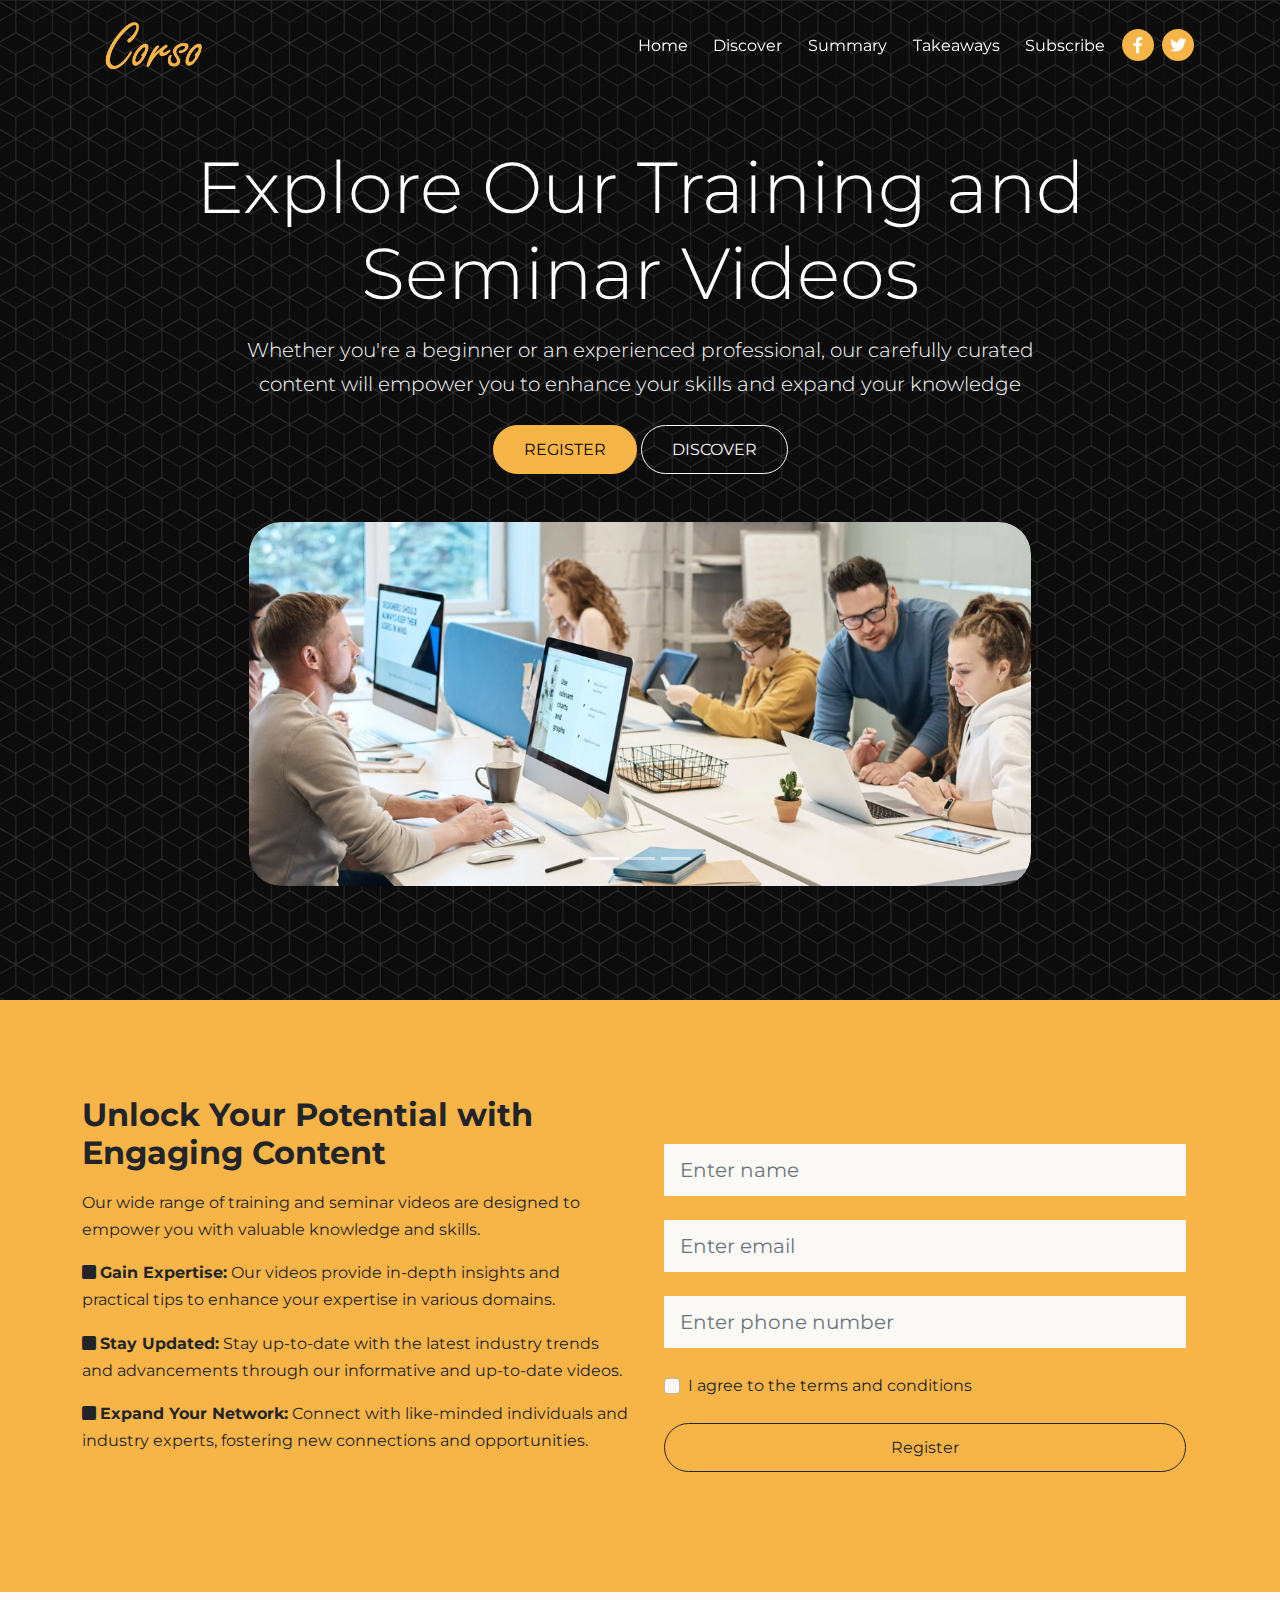
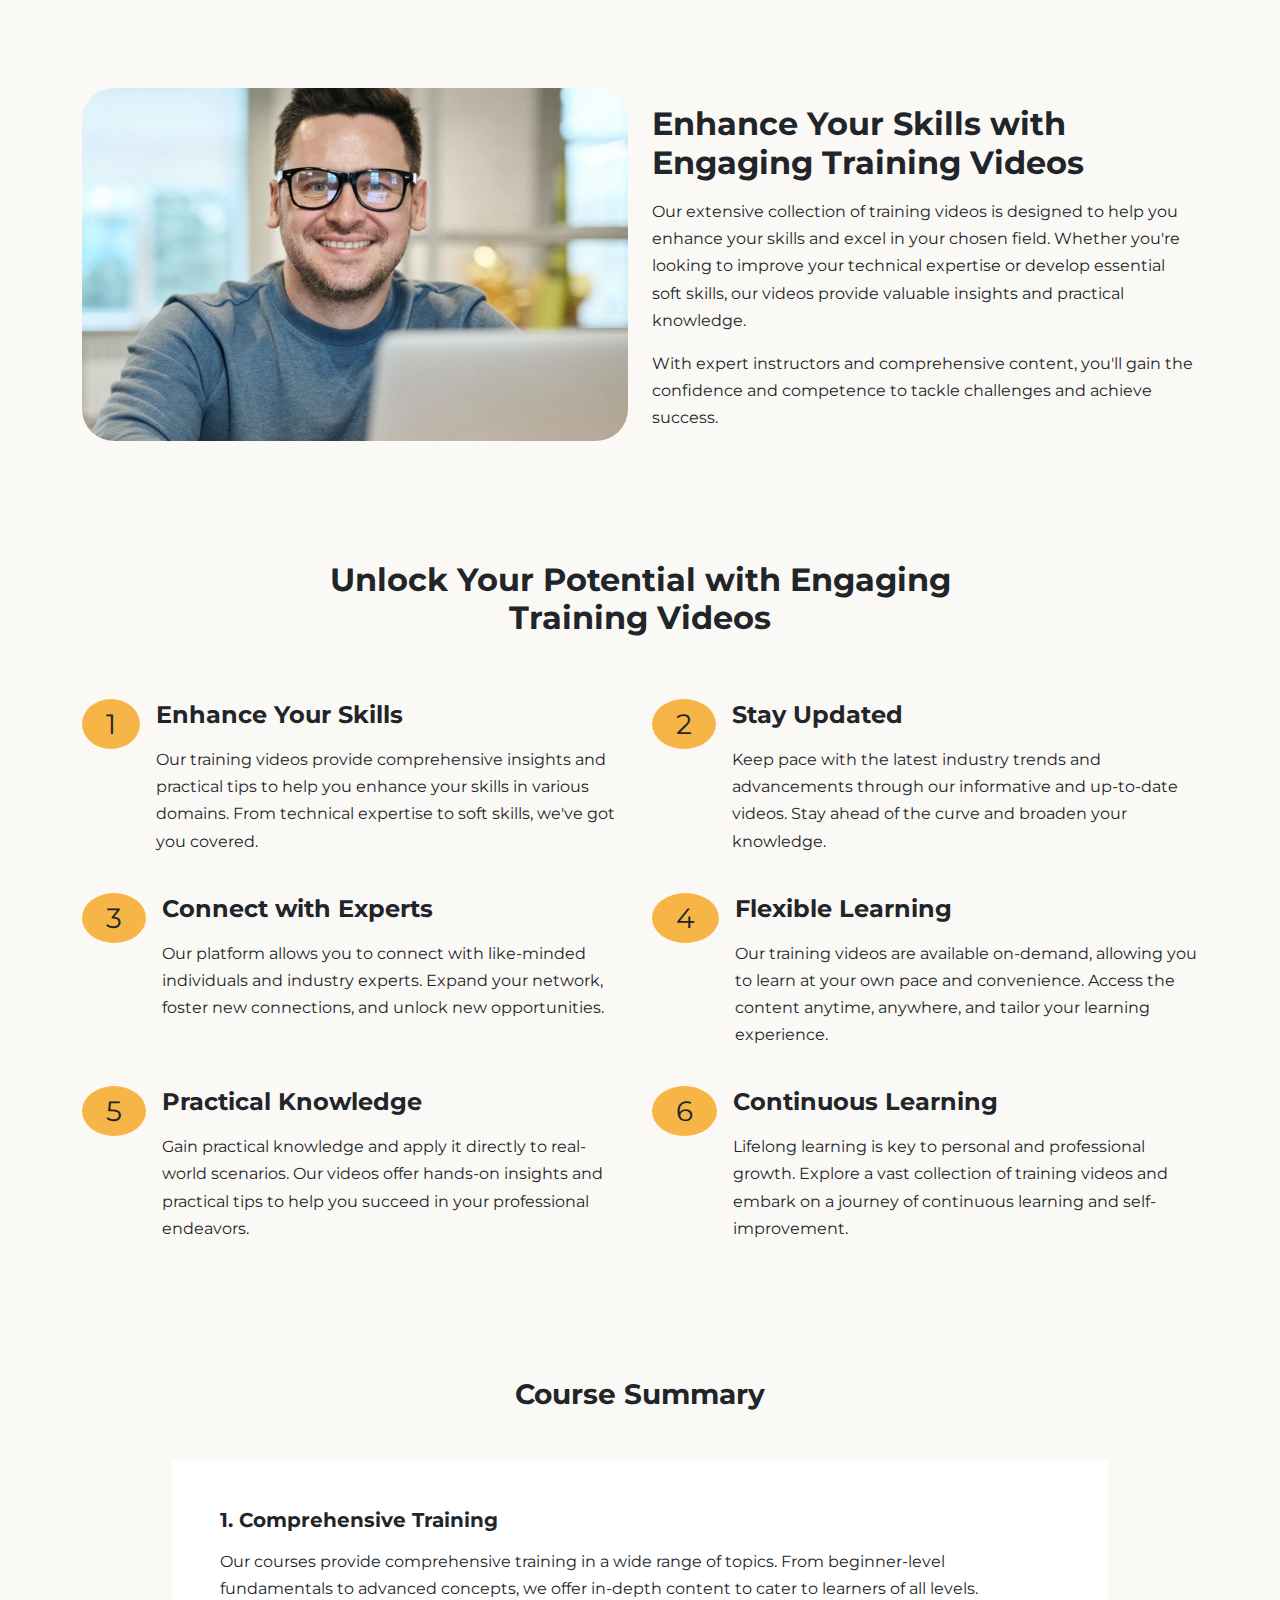
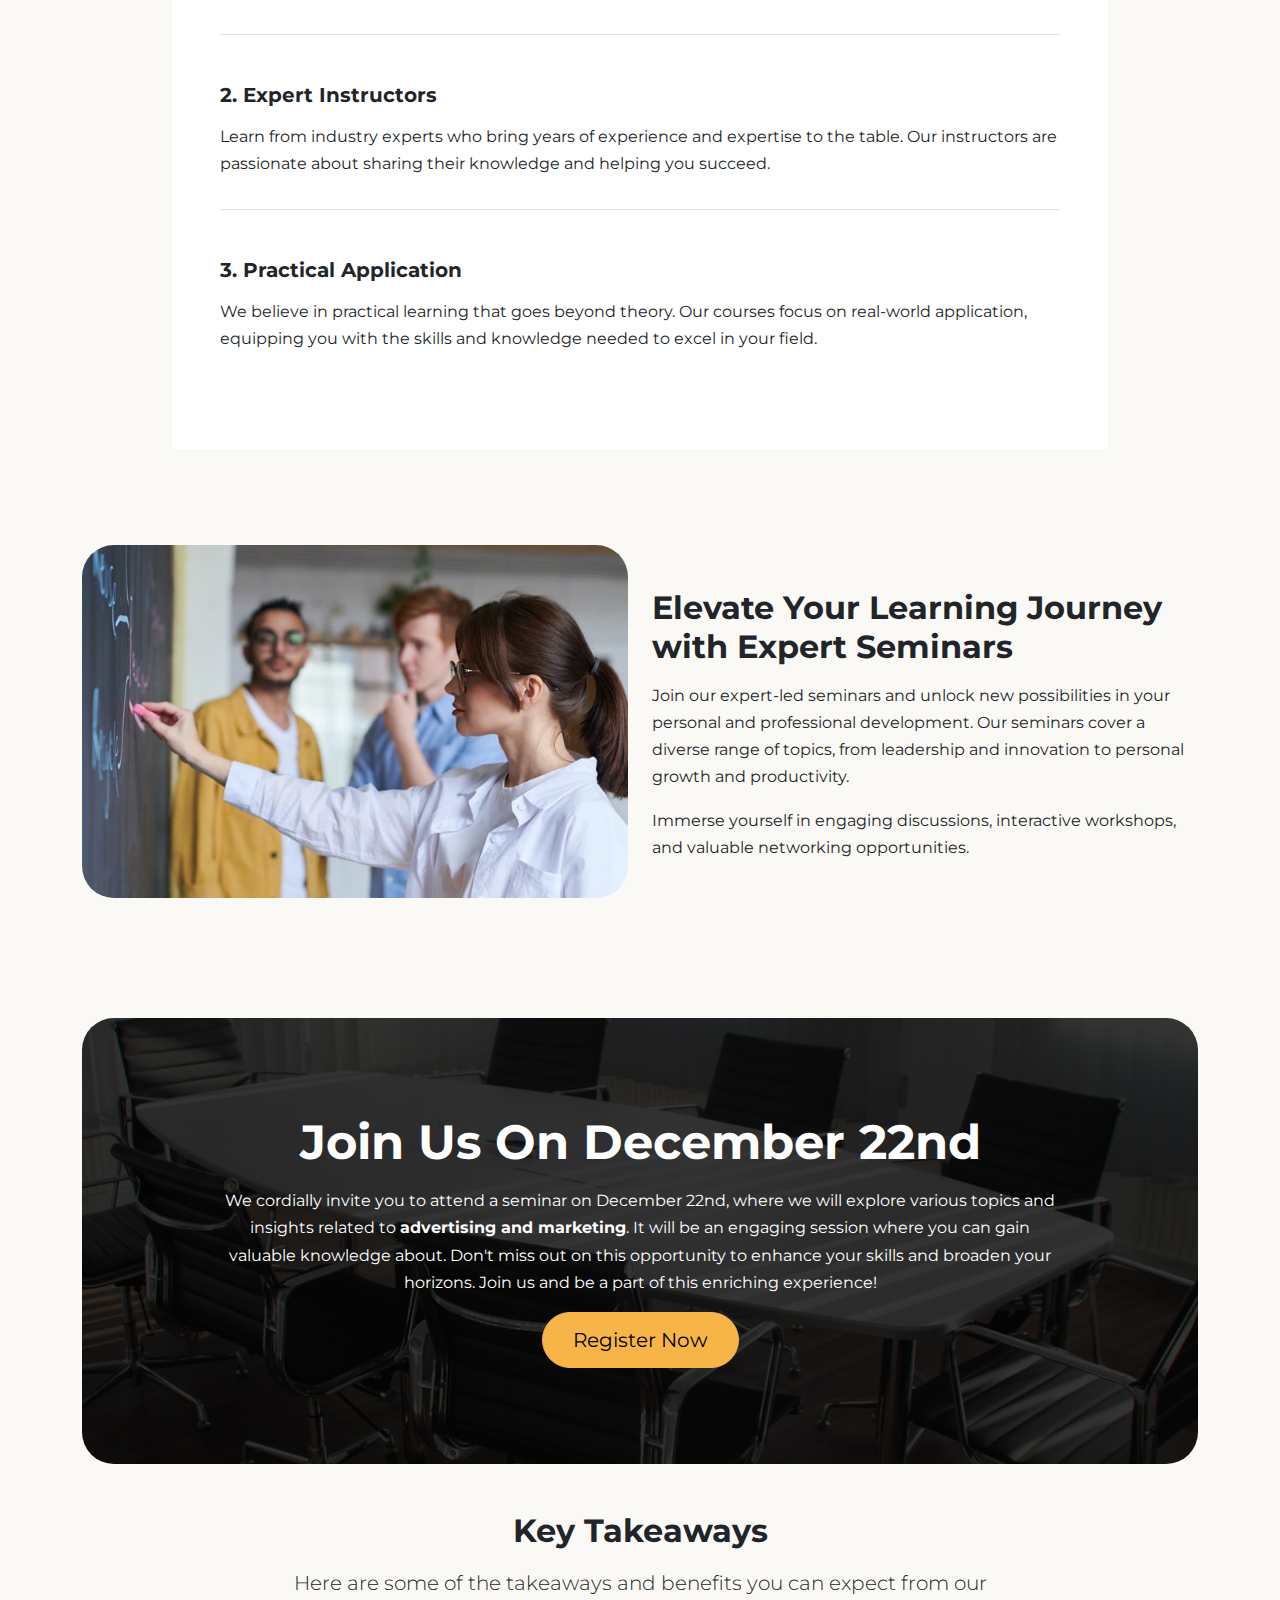
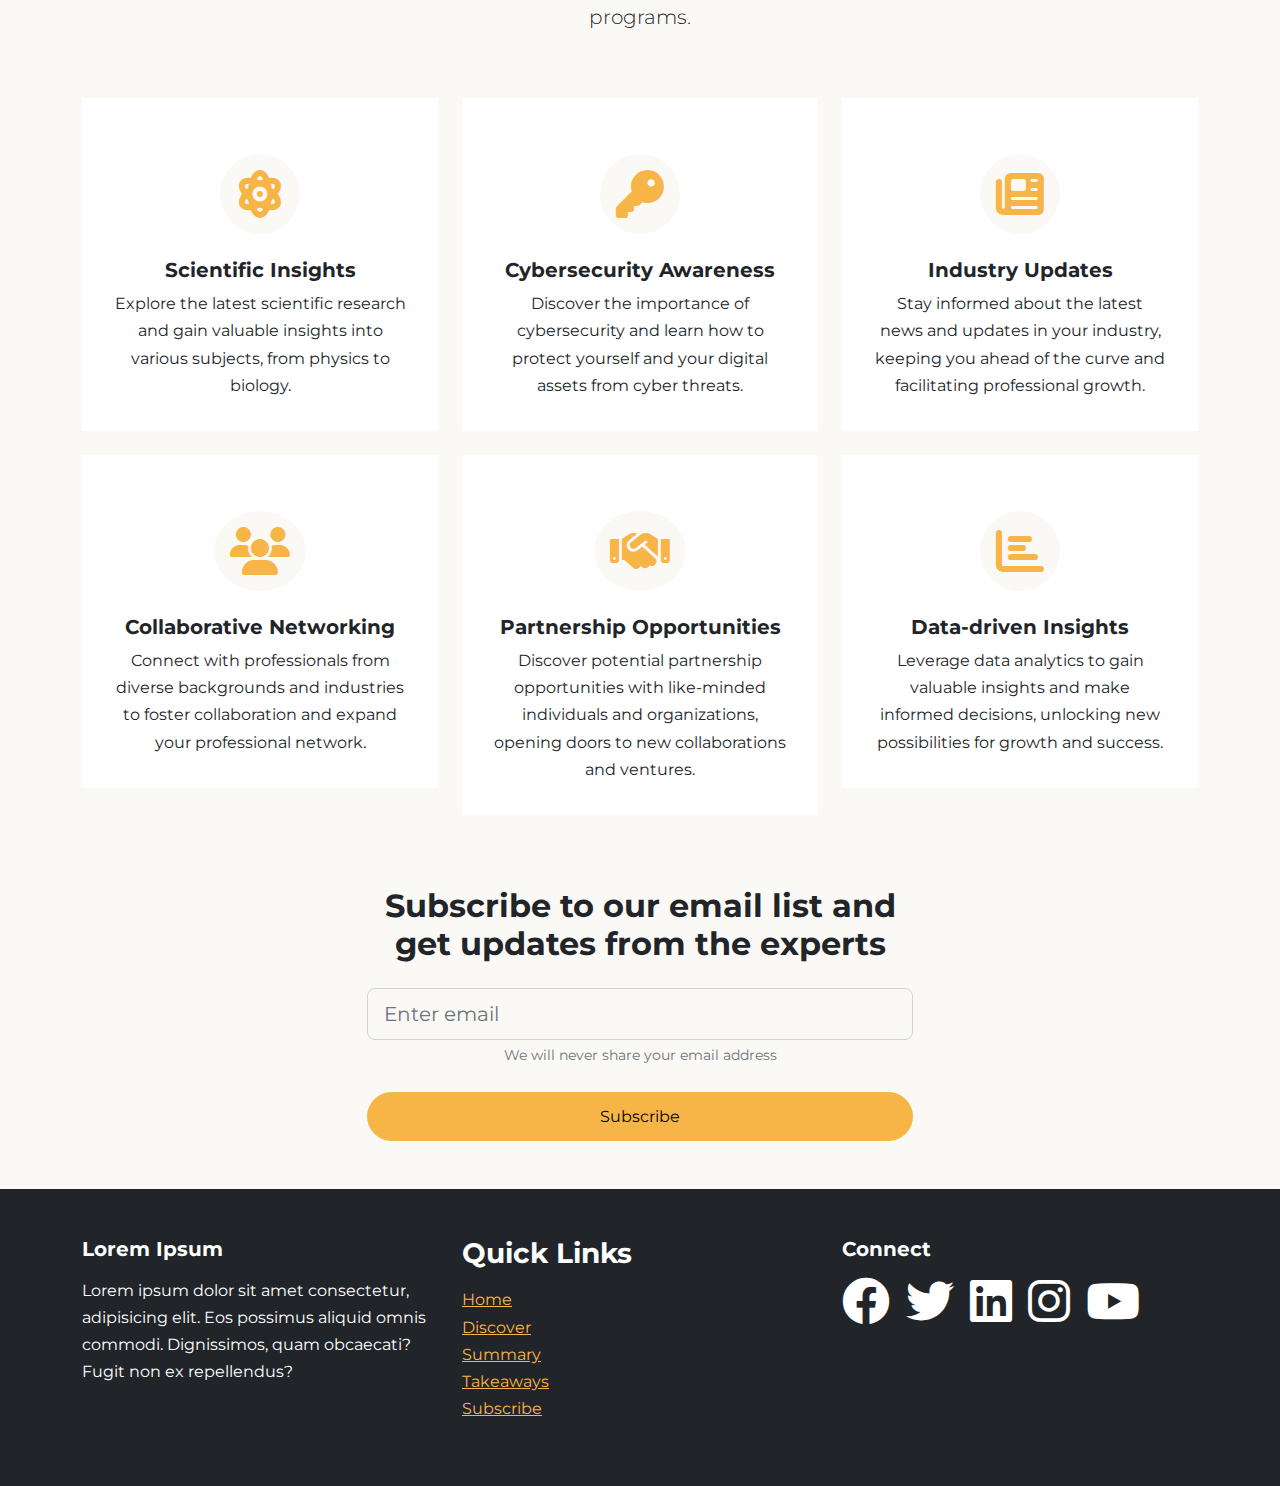
<file: corso-website/index.html>
<!DOCTYPE html>
<html lang="en">
  <head>
    <meta charset="UTF-8" />
    <meta http-equiv="X-UA-Compatible" content="IE=edge" />
    <meta name="viewport" content="width=device-width, initial-scale=1.0" />
    <meta name="description" content="Free Bootstrap Template">
    <meta name="keywords" content="HTML, CSS, JavaScript">
    <meta name="author" content="Resolution">
    <link rel='preconnect' href='https://fonts.gstatic.com' crossorigin>
    <link rel='preload' as='style' href='https://fonts.googleapis.com/css2?family=Montserrat:wght@300;400;500;600;700&display=swap'>
    <link href="https://fonts.googleapis.com/css2?family=Montserrat:wght@300;400;500;600;700&display=swap" rel="stylesheet">
    <link rel="stylesheet" href="css/font-awesome.css" />
    <link rel="stylesheet" href="css/bootstrap.css" />
    <link rel="stylesheet" href="css/styles.css" />
    <link rel="icon" href="images/favicon.png" />
    <title>Corso Training</title>
  </head>
  <body id="home">
    <nav class="navbar navbar-expand-lg fixed-top navbar-dark">
      <div class="container">
        <a href="index.html" class="navbar-brand">
          <img src="images/logo.png" alt="Logo" height="49" width="150" />
        </a>
        <button
          class="navbar-toggler"
          type="button"
          data-bs-toggle="collapse"
          data-bs-target="#navbarNavDropdown"
          aria-controls="navbarNavDropdown"
          aria-expanded="false"
          aria-label="Toggle navigation"
          title="Navigtion"
        >
          <span class="navbar-toggler-icon"></span>
        </button>
        <div class="collapse navbar-collapse" id="navbarNavDropdown">
          <ul class="navbar-nav ms-auto">
            <li class="nav-item">
              <a class="nav-link" aria-current="page" href="#home">Home</a>
            </li>
            <li class="nav-item">
              <a class="nav-link" href="#discover">Discover</a>
            </li>
            <li class="nav-item">
              <a class="nav-link" href="#summary">Summary</a>
            </li>
            <li class="nav-item">
              <a class="nav-link" href="#takeaways">Takeaways</a>
            </li>
            <li class="nav-item">
              <a class="nav-link" href="#subscribe">Subscribe</a>
            </li>
          </ul>
          <span class="nav-item">
            <span class="fa-stack">
              <a href="#" title="facebook">
                <i class="fas fa-circle fa-stack-2x"></i>
                <i class="fab fa-facebook-f fa-stack-1x text-white"></i>
              </a>
            </span>
          </span>
          <span class="nav-item">
            <span class="fa-stack">
              <a href="#" title="twitter">
                <i class="fas fa-circle fa-stack-2x"></i>
                <i class="fab fa-twitter fa-stack-1x text-white"></i>
              </a>
            </span>
          </span>
        </div>
      </div>
    </nav>

    <!-- Header -->
    <header class="header py-7 vh-100">
      <div class="container">
        <div class="row mb-5 text-center">
          <div class="col-12 text-container">
            <h1 class="display-2 text-white mt-3">
              Explore Our Training and Seminar Videos
            </h1>
            <p class="lead text-white w-75 m-auto mb-4">
              Whether you're a beginner or an experienced professional, our
              carefully curated content will empower you to enhance your skills
              and expand your knowledge
            </p>
            <a href="#register" class="btn btn-primary text-uppercase">
              Register
            </a>
            <a href="#discover" class="btn btn-outline-light text-uppercase">
              Discover
            </a>
          </div>
        </div>

        <div class="row">
          <div class="col-12">
            <!-- Image Slider -->
            <div id="slider" class="carousel slide" data-bs-ride="carousel">
              <div class="carousel-indicators">
                <button
                  class="active"
                  type="button"
                  data-bs-slide-to="0"
                  data-bs-target="#slider"
                  aria-current="true"
                  aria-label="Slide 1"
                ></button>
                <button
                  type="button"
                  data-bs-slide-to="1"
                  data-bs-target="#slider"
                  aria-label="Slide 2"
                ></button>
                <button
                  type="button"
                  data-bs-slide-to="2"
                  data-bs-target="#slider"
                  aria-label="Slide 3"
                ></button>
              </div>
              <div class="carousel-inner rounded-5">
                <div class="carousel-item active">
                  <img
                    src="images/header-slide-1.jpg"
                    alt=""
                    class="d-block w-100 rounded-5"
                  />
                </div>
                <div class="carousel-item">
                  <img
                    src="images/header-slide-2.jpg"
                    alt=""
                    class="d-block w-100 rounded-5"
                  />
                </div>
                <div class="carousel-item">
                  <img
                    src="images/header-slide-3.jpg"
                    alt=""
                    class="d-block w-100 rounded-5"
                  />
                </div>
              </div>
              <!-- Buttons -->
              <button
                class="carousel-control-prev"
                type="button"
                data-bs-slide="prev"
                data-bs-target="#slider"
              >
                <span class="carousel-control-prev-icon"></span>
                <span class="visually-hidden">Previous</span>
              </button>
              <button
                class="carousel-control-next"
                type="button"
                data-bs-slide="next"
                data-bs-target="#slider"
              >
                <span class="carousel-control-next-icon"></span>
                <span class="visually-hidden">Next</span>
              </button>
            </div>
          </div>
        </div>
      </div>
    </header>

    <!-- Register -->
    <section class="register bg-primary py-6 overflow-hidden">
      <div class="container">
        <div class="row">
          <div class="col-lg-6">
            <h2>Unlock Your Potential with Engaging Content</h2>
            <p>
              Our wide range of training and seminar videos are designed to
              empower you with valuable knowledge and skills.
            </p>

            <ul class="list-unstyled vstack gap-3">
              <li>
                <i class="fas fa-square"></i>
                <strong>Gain Expertise:</strong> Our videos provide in-depth
                insights and practical tips to enhance your expertise in various
                domains.
              </li>
              <li>
                <i class="fas fa-square"></i>
                <strong>Stay Updated:</strong> Stay up-to-date with the latest
                industry trends and advancements through our informative and
                up-to-date videos.
              </li>
              <li>
                <i class="fas fa-square"></i>
                <strong>Expand Your Network:</strong> Connect with like-minded
                individuals and industry experts, fostering new connections and
                opportunities.
              </li>
            </ul>
          </div>
          <div class="col-lg-6 p-4">
            <form>
              <div class="my-4">
                <input
                  type="text"
                  class="form-control form-control-lg rounded-0 border-0"
                  placeholder="Enter name"
                />
              </div>
              <div class="my-4">
                <input
                  type="email"
                  class="form-control form-control-lg rounded-0 border-0"
                  placeholder="Enter email"
                />
              </div>
              <div class="my-4">
                <input
                  type="text"
                  class="form-control form-control-lg rounded-0 border-0"
                  placeholder="Enter phone number"
                />
              </div>
              <div class="form-check">
                <input type="checkbox" name="agree" class="form-check-input" value="" />
                <label for="terms" class="form-check-label">
                  I agree to the terms and conditions
                </label>
              </div>
              <div class="d-grid mt-4">
                <button class="btn btn-outline-dark">Register</button>
              </div>
            </form>
          </div>
        </div>
      </div>
    </section>

    <!-- Details 1 -->
    <section id="discover" class="details py-6 bg-light">
      <div class="container">
        <div class="row">
          <div class="col-lg-6">
            <img
              src="images/instructor.jpg"
              alt=""
              class="img-fluid rounded-5 mb-4"
            />
          </div>
          <div class="col-lg-6 d-flex flex-column justify-content-center">
            <h2>Enhance Your Skills with Engaging Training Videos</h2>
            <p>
              Our extensive collection of training videos is designed to help
              you enhance your skills and excel in your chosen field. Whether
              you're looking to improve your technical expertise or develop
              essential soft skills, our videos provide valuable insights and
              practical knowledge.
            </p>
            <p>
              With expert instructors and comprehensive content, you'll gain the
              confidence and competence to tackle challenges and achieve
              success.
            </p>
          </div>
        </div>
      </div>
    </section>

    <!-- Points -->
    <section class="points pb-5">
      <div class="container">
        <div class="row text-center mb-5">
          <div class="col-md-8 offset-md-2">
            <h2>Unlock Your Potential with Engaging Training Videos</h2>
          </div>
        </div>
        <div class="row">
          <div class="col-md-6 mb-4">
            <div class="d-flex gap-3">
              <div class="number">
                <span class="bg-primary py-2 px-4 fs-3 rounded-circle">
                  1
                </span>
              </div>
              <div>
                <h3 class="fs-4">Enhance Your Skills</h3>
                <p>
                  Our training videos provide comprehensive insights and
                  practical tips to help you enhance your skills in various
                  domains. From technical expertise to soft skills, we've got
                  you covered.
                </p>
              </div>
            </div>
          </div>
          <div class="col-md-6 mb-4">
            <div class="d-flex gap-3">
              <div class="number">
                <span class="bg-primary py-2 px-4 fs-3 rounded-circle">2</span>
              </div>
              <div>
                <h3 class="fs-4">Stay Updated</h3>
                <p>
                  Keep pace with the latest industry trends and advancements
                  through our informative and up-to-date videos. Stay ahead of
                  the curve and broaden your knowledge.
                </p>
              </div>
            </div>
          </div>

          <div class="col-md-6 mb-4">
            <div class="d-flex gap-3">
              <div class="number">
                <span class="bg-primary py-2 px-4 fs-3 rounded-circle">3</span>
              </div>
              <div>
                <h3 class="fs-4">Connect with Experts</h3>
                <p>
                  Our platform allows you to connect with like-minded
                  individuals and industry experts. Expand your network, foster
                  new connections, and unlock new opportunities.
                </p>
              </div>
            </div>
          </div>

          <div class="col-md-6 mb-4">
            <div class="d-flex gap-3">
              <div class="number">
                <span class="bg-primary py-2 px-4 fs-3 rounded-circle">4</span>
              </div>
              <div>
                <h3 class="fs-4">Flexible Learning</h3>
                <p>
                  Our training videos are available on-demand, allowing you to
                  learn at your own pace and convenience. Access the content
                  anytime, anywhere, and tailor your learning experience.
                </p>
              </div>
            </div>
          </div>

          <div class="col-md-6 mb-4">
            <div class="d-flex gap-3">
              <div class="number">
                <span class="bg-primary py-2 px-4 fs-3 rounded-circle">5</span>
              </div>
              <div>
                <h3 class="fs-4">Practical Knowledge</h3>
                <p>
                  Gain practical knowledge and apply it directly to real-world
                  scenarios. Our videos offer hands-on insights and practical
                  tips to help you succeed in your professional endeavors.
                </p>
              </div>
            </div>
          </div>

          <div class="col-md-6 mb-4">
            <div class="d-flex gap-3">
              <div class="number">
                <span class="bg-primary py-2 px-4 fs-3 rounded-circle">6</span>
              </div>
              <div>
                <h3 class="fs-4">Continuous Learning</h3>
                <p>
                  Lifelong learning is key to personal and professional growth.
                  Explore a vast collection of training videos and embark on a
                  journey of continuous learning and self-improvement.
                </p>
              </div>
            </div>
          </div>
        </div>
      </div>
    </section>

    <!-- Course Summary -->
    <section id="summary" class="summary bg-light mt-5 w-75 m-auto">
      <div class="container">
        <div class="row">
          <div class="col-12">
            <h3 class="text-center mb-5 h3">Course Summary</h2>
          </div>
        </div>
        <div class="row">
          <div class="col-12">
            <div class="bg-white p-5">
              <ul class="list-unstyled">
                <li class="border-bottom pb-3">
                  <h4 class="h5">1. Comprehensive Training</h5>
                  <p>
                    Our courses provide comprehensive training in a wide range
                    of topics. From beginner-level fundamentals to advanced
                    concepts, we offer in-depth content to cater to learners of
                    all levels.
                  </p>
                </li>
                <li class="border-bottom pb-3 pt-5">
                  <h4 class="h5">2. Expert Instructors</h5>
                  <p>
                    Learn from industry experts who bring years of experience
                    and expertise to the table. Our instructors are passionate
                    about sharing their knowledge and helping you succeed.
                  </p>
                </li>
                <li class="pb-3 pt-5">
                  <h4 class="h5"class="h5">3. Practical Application</h5>
                  <p>
                    We believe in practical learning that goes beyond theory.
                    Our courses focus on real-world application, equipping you
                    with the skills and knowledge needed to excel in your field.
                  </p>
                </li>
              </ul>
            </div>
          </div>
        </div>
      </div>
    </section>

    <!-- Details 2 -->
    <section class="details py-6 bg-light">
      <div class="container">
        <div class="row">
          <div class="col-lg-6">
            <img
              src="images/audience.jpg"
              alt=""
              class="img-fluid rounded-5 mb-4"
            />
          </div>
          <div class="col-lg-6 d-flex flex-column justify-content-center">
            <h5 class="h2">Elevate Your Learning Journey with Expert Seminars</h2>
            <p>
              Join our expert-led seminars and unlock new possibilities in your
              personal and professional development. Our seminars cover a
              diverse range of topics, from leadership and innovation to
              personal growth and productivity.
            </p>
            <p>
              Immerse yourself in engaging discussions, interactive workshops,
              and valuable networking opportunities.
            </p>
          </div>
        </div>
      </div>
    </section>

    <!-- Invitation -->
    <section class="invitation mb-5 bg-light">
      <div class="container">
        <div class="row">
          <div class="col-12">
            <div class="invitation-bg text-center py-6 rounded-5">
              <div class="text-white w-75 m-auto">
                <h5 class="display-5 fw-bold h2">Join Us On December 22nd</h2>
                <p>
                  We cordially invite you to attend a seminar on December 22nd,
                  where we will explore various topics and insights related to
                  <strong>advertising and marketing</strong>. It will be an
                  engaging session where you can gain valuable knowledge about.
                  Don't miss out on this opportunity to enhance your skills and
                  broaden your horizons. Join us and be a part of this enriching
                  experience!
                </p>
                <a href="#register" class="btn btn-primary btn-lg">
                  Register Now
                </a>
              </div>
            </div>
          </div>
        </div>
      </div>
    </section>

    <!-- Takeaways -->
    <section id="takeaways" class="takeaways my-5 bg-light">
      <div class="container">
        <div class="row text-center mb-5">
          <div class="col-md-8 offset-md-2">
            <h5 class="h2">Key Takeaways</h5>
            <p class="lead">
              Here are some of the takeaways and benefits you can expect from
              our programs.
            </p>
          </div>
        </div>

        <!-- Row 1 -->
        <div class="row">
          <div class="col-md-4">
            <div class="card mb-4 rounded-0 border-0 p-3">
              <div class="card-body text-center">
                <i
                  class="fas fa-atom fa-3x text-primary bg-light rounded-circle p-3 my-4"
                ></i>
                <h5 class="card-title">Scientific Insights</h5>
                <p class="card-text">
                  Explore the latest scientific research and gain valuable
                  insights into various subjects, from physics to biology.
                </p>
              </div>
            </div>
          </div>

          <div class="col-md-4">
            <div class="card mb-4 rounded-0 border-0 p-3">
              <div class="card-body text-center">
                <i
                  class="fas fa-key fa-3x text-primary bg-light rounded-circle p-3 my-4"
                ></i>
                <h5 class="card-title">Cybersecurity Awareness</h5>
                <p class="card-text">
                  Discover the importance of cybersecurity and learn how to
                  protect yourself and your digital assets from cyber threats.
                </p>
              </div>
            </div>
          </div>

          <div class="col-md-4">
            <div class="card mb-4 rounded-0 border-0 p-3">
              <div class="card-body text-center">
                <i
                  class="fas fa-newspaper fa-3x text-primary bg-light rounded-circle p-3 my-4"
                ></i>
                <h5 class="card-title">Industry Updates</h5>
                <p class="card-text">
                  Stay informed about the latest news and updates in your
                  industry, keeping you ahead of the curve and facilitating
                  professional growth.
                </p>
              </div>
            </div>
          </div>

          <!-- Second Row -->
          <div class="col-md-4">
            <div class="card mb-4 rounded-0 border-0 p-3">
              <div class="card-body text-center">
                <i
                  class="fas fa-users fa-3x text-primary bg-light rounded-circle p-3 my-4"
                ></i>
                <h5 class="card-title">Collaborative Networking</h5>
                <p class="card-text">
                  Connect with professionals from diverse backgrounds and
                  industries to foster collaboration and expand your
                  professional network.
                </p>
              </div>
            </div>
          </div>

          <div class="col-md-4">
            <div class="card mb-4 rounded-0 border-0 p-3">
              <div class="card-body text-center">
                <i
                  class="fas fa-handshake fa-3x text-primary bg-light rounded-circle p-3 my-4"
                ></i>
                <h5 class="card-title">Partnership Opportunities</h5>
                <p class="card-text">
                  Discover potential partnership opportunities with like-minded
                  individuals and organizations, opening doors to new
                  collaborations and ventures.
                </p>
              </div>
            </div>
          </div>

          <div class="col-md-4">
            <div class="card mb-4 rounded-0 border-0 p-3">
              <div class="card-body text-center">
                <i
                  class="fas fa-chart-bar fa-3x text-primary bg-light rounded-circle p-3 my-4"
                ></i>
                <h5 class="card-title">Data-driven Insights</h5>
                <p class="card-text">
                  Leverage data analytics to gain valuable insights and make
                  informed decisions, unlocking new possibilities for growth and
                  success.
                </p>
              </div>
            </div>
          </div>
        </div>
      </div>
    </section>

    <!-- Subscribe Form -->
    <section id="subscribe" class="subscribe my-5">
      <div class="container">
        <div class="row">
          <div class="col-md-6 offset-md-3 text-center">
            <h2>
              Subscribe to our email list and get updates from the experts
            </h2>
            <form>
              <div class="my-4">
                <input
                  type="email"
                  class="form-control form-control-lg"
                  placeholder="Enter email"
                />
                <div class="form-text">
                  We will never share your email address
                </div>
              </div>
              <div class="d-grid">
                <button class="btn btn-primary">Subscribe</button>
              </div>
            </form>
          </div>
        </div>
      </div>
    </section>

    <footer class="footer mt-4 text-bg-dark py-5">
      <div class="container">
        <div class="row">
          <div class="col-md-4">
            <h2 class="h5">Lorem Ipsum</h2>
            <p>
              Lorem ipsum dolor sit amet consectetur, adipisicing elit. Eos
              possimus aliquid omnis commodi. Dignissimos, quam obcaecati? Fugit
              non ex repellendus?
            </p>
          </div>
          <div class="col-md-4">
            <h3>Quick Links</h3>
            <ul class="list-unstyled">
              <li><a href="#home">Home</a></li>
              <li><a href="#discover">Discover</a></li>
              <li><a href="#summary">Summary</a></li>
              <li><a href="#takeaways">Takeaways</a></li>
              <li><a href="#subscribe">Subscribe</a></li>
            </ul>
          </div>
          <div class="col-md-4">
            <h5>Connect</h5>
            <div class="d-flex gap-3">
              <a href="#" title="facebook"><i class="fab fa-facebook fa-3x text-white"></i></a>
              <a href="#" title="twitter"><i class="fab fa-twitter fa-3x text-white"></i></a>
              <a href="#" title="linkedin"><i class="fab fa-linkedin fa-3x text-white"></i></a>
              <a href="#" title="instagram"><i class="fab fa-instagram fa-3x text-white"></i></a>
              <a href="#" title="youtube"><i class="fab fa-youtube fa-3x text-white"></i></a>
            </div>
          </div>
        </div>
      </div>
    </footer>

    <script src="js/bootstrap.bundle.min.js"></script>
    <script src="js/script.js"></script>
  </body>
</html>
</file>
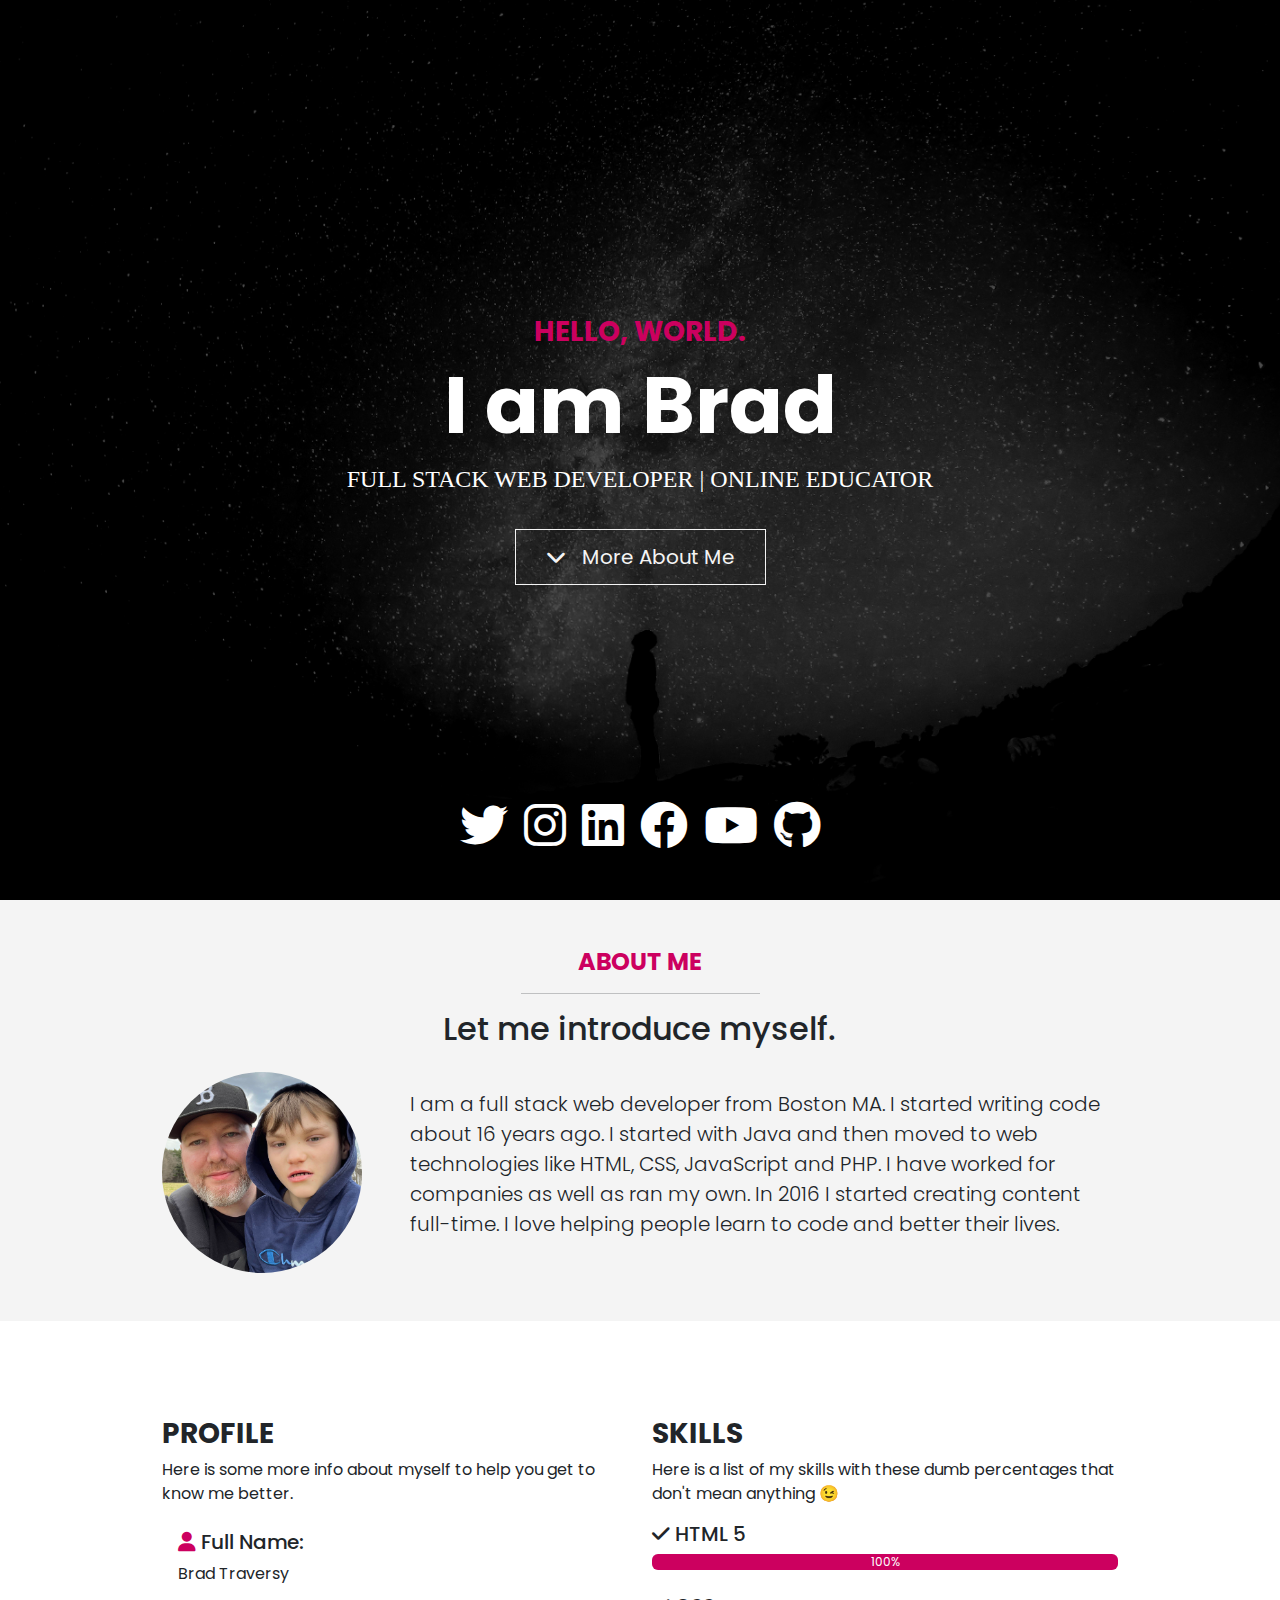
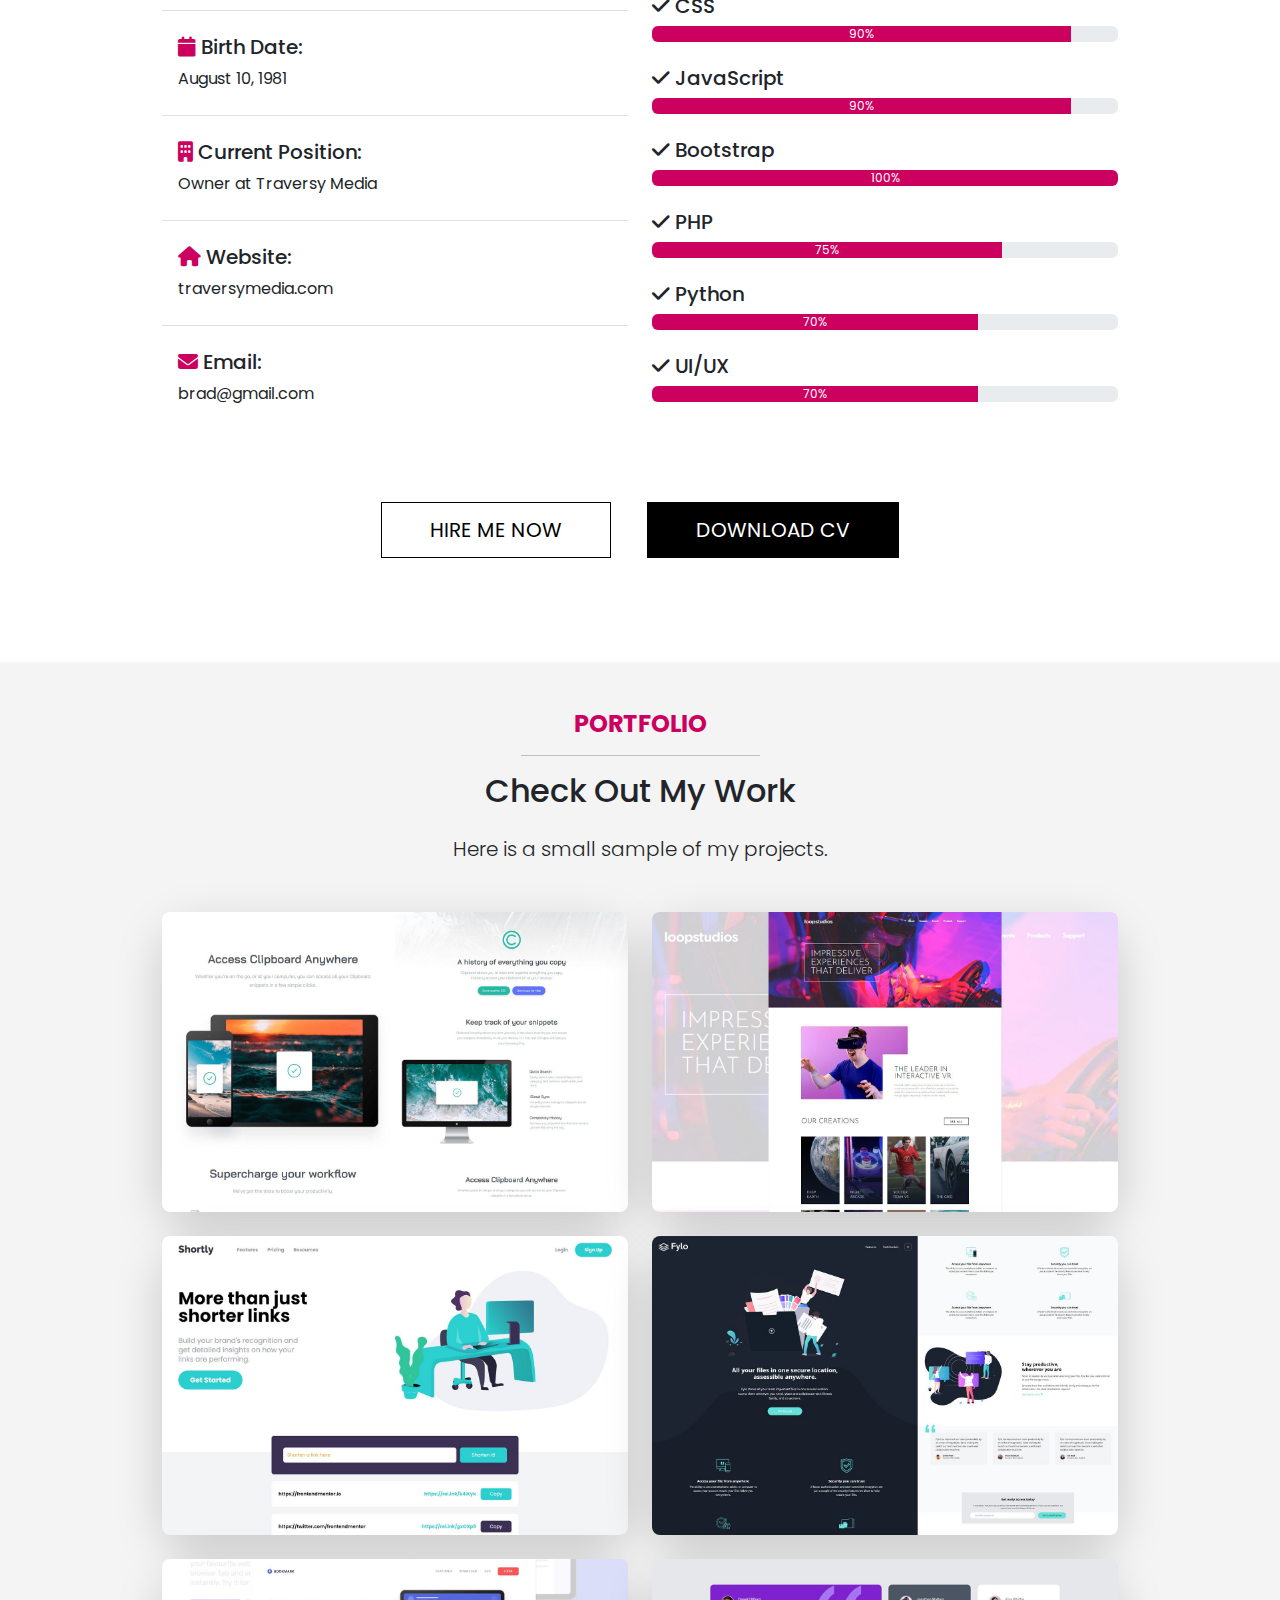
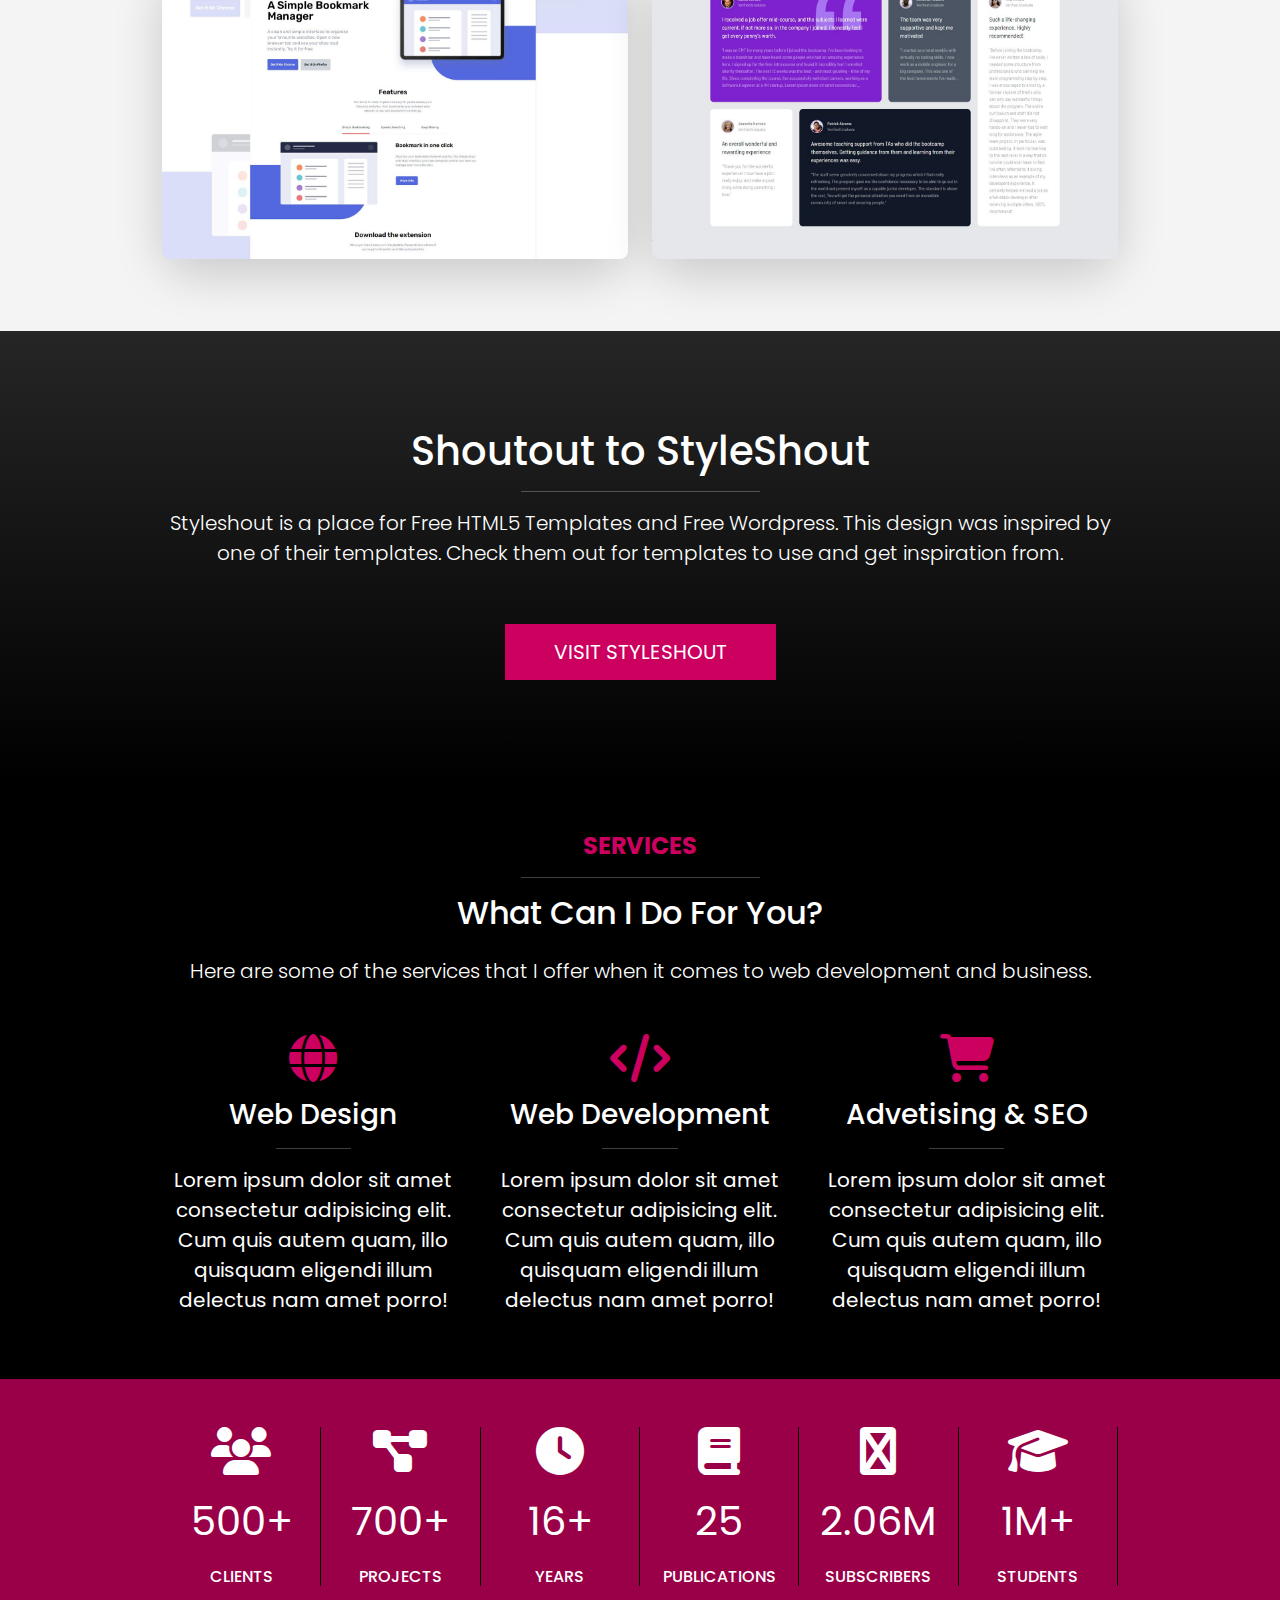
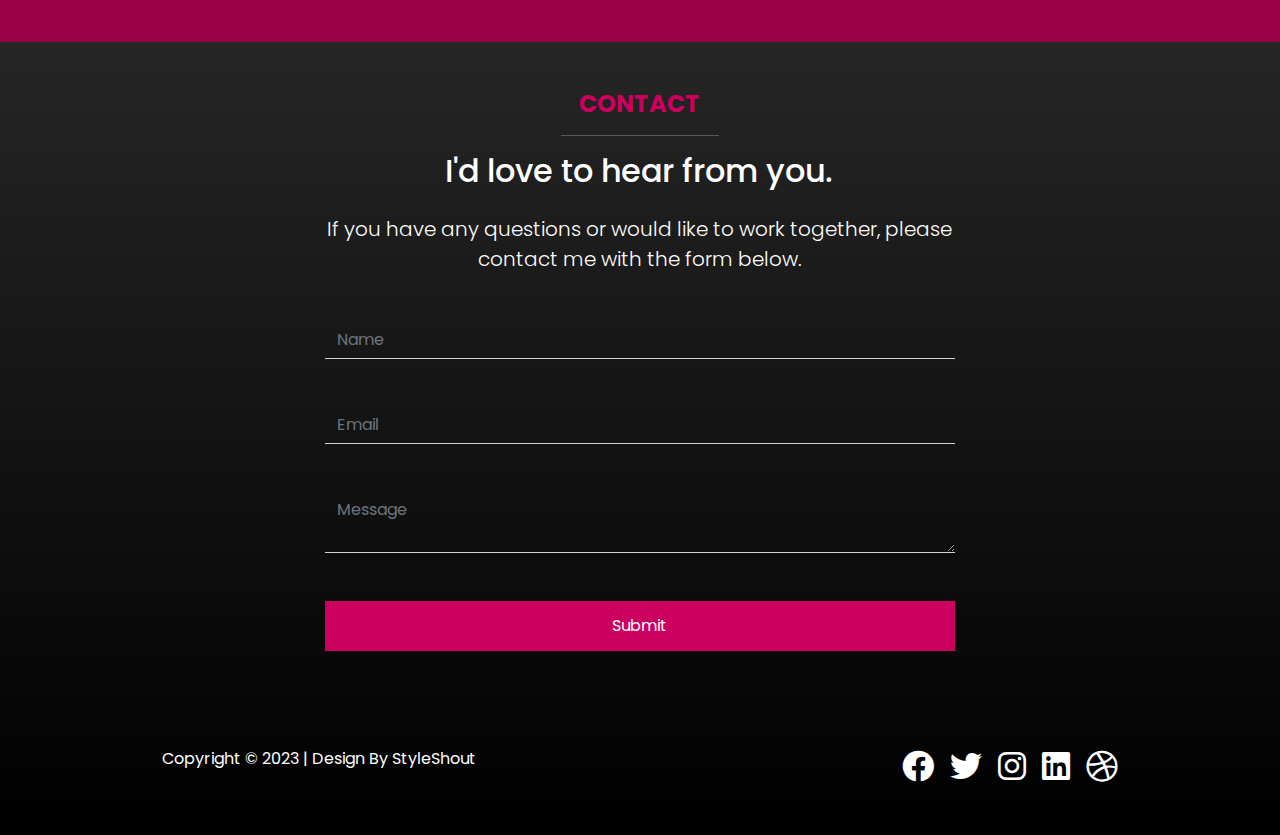
<file: portfolio-website/index.html>
<!DOCTYPE html>
<html lang="en">
  <head>
    <meta charset="UTF-8" />
    <meta http-equiv="X-UA-Compatible" content="IE=edge" />
    <meta name="viewport" content="width=device-width, initial-scale=1.0" />
    <link
      href="https://fonts.googleapis.com/css2?family=Poppins:wght@300;400;600;700&display=swap"
      rel="stylesheet"
    />
    <link
      href="https://fonts.googleapis.com/css2?family=Lora:wght@400;500;600;700&family=Poppins:wght@300;400;600;700&display=swap"
      rel="stylesheet"
    />
    <link rel="stylesheet" href="css/font-awesome.css" />
    <link rel="stylesheet" href="css/bootstrap.css" />
    <link rel="stylesheet" href="css/lightbox.min.css" />
    <link rel="stylesheet" href="css/styles.css" />
    <title>Brad Traversy | Web Developer</title>
  </head>
  <body>
    <header class="header vh-100 text-center position-relative">
      <div
        class="text-container position-relative d-flex flex-column justify-content-center align-items-center h-100"
      >
        <h5 class="text-primary fs-3 fw-bold text-uppercase">Hello, World.</h5>
        <h1 id="typing-text" class="display-1 fw-bold text-white"></h1>

        <p class="roles text-white text-uppercase fs-4">
          <span>Full Stack Web Developer | </span>
          <span>Online Educator</span>
        </p>

        <a href="#about" class="btn btn-outline-light btn-lg mt-3">
          <div class="d-flex">
            <div class="me-3">
              <i class="fas fa-chevron-down"></i>
            </div>
            <div class="text-start">
              <span>More About Me</span>
            </div>
          </div>
        </a>

        <div class="social d-flex gap-3 position-absolute">
          <a href="#">
            <i class="fab fa-twitter fa-3x text-white"></i>
          </a>
          <a href="#">
            <i class="fab fa-instagram fa-3x text-white"></i>
          </a>
          <a href="#">
            <i class="fab fa-linkedin fa-3x text-white"></i>
          </a>
          <a href="#">
            <i class="fab fa-facebook fa-3x text-white"></i>
          </a>
          <a href="#">
            <i class="fab fa-youtube fa-3x text-white"></i>
          </a>
          <a href="#">
            <i class="fab fa-github fa-3x text-white"></i>
          </a>
        </div>
      </div>
    </header>

    <!-- About -->
    <section id="about" class="about bg-light py-5">
      <div class="container">
        <div class="text-center">
          <h4 class="text-uppercase fw-bold text-primary">About Me</h4>
          <hr class="w-25 mx-auto" />
          <h2 class="mb-4">Let me introduce myself.</h2>
        </div>
        <div class="about-content d-flex gap-5 align-items-center h-100">
          <img
            src="images/brad.jpg"
            alt=""
            class="about-img img-fluid rounded-circle"
          />
          <p class="lead">
            I am a full stack web developer from Boston MA. I started writing
            code about 16 years ago. I started with Java and then moved to web
            technologies like HTML, CSS, JavaScript and PHP. I have worked for
            companies as well as ran my own. In 2016 I started creating content
            full-time. I love helping people learn to code and better their
            lives.
          </p>
        </div>
      </div>
    </section>

    <!-- Profile & Skills -->
    <section class="profile my-6">
      <div class="container">
        <div class="row">
          <div class="col-md-6">
            <h3 class="text-uppercase fw-bold">Profile</h3>
            <p>
              Here is some more info about myself to help you get to know me
              better.
            </p>
            <ul class="list-group list-group-flush">
              <li class="list-group-item mb-3">
                <h5 class="text-transform">
                  <i class="fas fa-user text-primary"></i> Full Name:
                </h5>
                <p>Brad Traversy</p>
              </li>
              <li class="list-group-item mb-3">
                <h5 class="text-transform">
                  <i class="fas fa-calendar text-primary"></i> Birth Date:
                </h5>
                <p>August 10, 1981</p>
              </li>
              <li class="list-group-item mb-3">
                <h5 class="text-transform">
                  <i class="fas fa-building text-primary"></i> Current Position:
                </h5>
                <p>Owner at Traversy Media</p>
              </li>
              <li class="list-group-item mb-3">
                <h5 class="text-transform">
                  <i class="fas fa-home text-primary"></i> Website:
                </h5>
                <p>traversymedia.com</p>
              </li>
              <li class="list-group-item mb-3">
                <h5 class="text-transform">
                  <i class="fas fa-envelope text-primary"></i> Email:
                </h5>
                <p>brad@gmail.com</p>
              </li>
            </ul>
          </div>
          <div class="col-md-6">
            <h3 class="text-uppercase fw-bold">Skills</h3>
            <p>
              Here is a list of my skills with these dumb percentages that don't
              mean anything 😉
            </p>
            <h5><i class="fas fa-check"></i> HTML 5</h5>
            <div
              class="progress mb-4"
              role="progressbar"
              aria-valuenow="100"
              aria-valuemin="0"
              aria-valuemax="100"
            >
              <div class="progress-bar" style="width: 100%">100%</div>
            </div>

            <h5><i class="fas fa-check"></i> CSS</h5>
            <div
              class="progress mb-4"
              role="progressbar"
              aria-valuenow="90"
              aria-valuemin="0"
              aria-valuemax="100"
            >
              <div class="progress-bar" style="width: 90%">90%</div>
            </div>

            <h5><i class="fas fa-check"></i> JavaScript</h5>
            <div
              class="progress mb-4"
              role="progressbar"
              aria-valuenow="90"
              aria-valuemin="0"
              aria-valuemax="100"
            >
              <div class="progress-bar" style="width: 90%">90%</div>
            </div>

            <h5><i class="fas fa-check"></i> Bootstrap</h5>
            <div
              class="progress mb-4"
              role="progressbar"
              aria-valuenow="100"
              aria-valuemin="0"
              aria-valuemax="100"
            >
              <div class="progress-bar" style="width: 100%">100%</div>
            </div>

            <h5><i class="fas fa-check"></i> PHP</h5>
            <div
              class="progress mb-4"
              role="progressbar"
              aria-valuenow="75"
              aria-valuemin="0"
              aria-valuemax="100"
            >
              <div class="progress-bar" style="width: 75%">75%</div>
            </div>

            <h5><i class="fas fa-check"></i> Python</h5>
            <div
              class="progress mb-4"
              role="progressbar"
              aria-valuenow="70"
              aria-valuemin="0"
              aria-valuemax="100"
            >
              <div class="progress-bar" style="width: 70%">70%</div>
            </div>

            <h5><i class="fas fa-check"></i> UI/UX</h5>
            <div
              class="progress mb-4"
              role="progressbar"
              aria-valuenow="70"
              aria-valuemin="0"
              aria-valuemax="100"
            >
              <div class="progress-bar" style="width: 70%">70%</div>
            </div>
          </div>
        </div>
        <div class="row mt-5 text-center">
          <div class="col-12">
            <a
              href="#"
              class="btn btn-outline-dark btn-lg text-uppercase px-5 mx-3 my-2"
              >Hire Me Now</a
            >
            <a
              href="#"
              class="btn btn-dark btn-lg text-uppercase px-5 mx-3 my-2"
              >Download CV</a
            >
          </div>
        </div>
      </div>
    </section>

    <!-- Portfolio -->
    <section class="portfolio py-5 bg-light">
      <div class="container">
        <div class="text-center mb-5">
          <h4 class="text-uppercase fw-bold text-primary">Portfolio</h4>
          <hr class="w-25 mx-auto" />
          <h2 class="mb-4">Check Out My Work</h2>
          <p class="lead">Here is a small sample of my projects.</p>
        </div>
        <div class="row">
          <div class="col-md-6 mb-4">
            <div class="project shadow-lg rounded-5">
              <a
                href="images/project1.jpg"
                data-lightbox="images"
                data-title="Cliboard Landing Page"
              >
                <img
                  src="images/project1.jpg"
                  alt=""
                  class="img-fluid rounded-3"
                />
              </a>
            </div>
          </div>

          <div class="col-md-6 mb-4">
            <div class="project shadow-lg rounded-5">
              <a
                href="images/project2.jpg"
                data-lightbox="images"
                data-title="Loop Studios Website"
              >
                <img
                  src="images/project2.jpg"
                  alt=""
                  class="img-fluid rounded-3"
                />
              </a>
            </div>
          </div>

          <div class="col-md-6 mb-4">
            <div class="project shadow-lg rounded-5">
              <a
                href="images/project3.jpg"
                data-lightbox="images"
                data-title="Shortly Website"
              >
                <img
                  src="images/project3.jpg"
                  alt=""
                  class="img-fluid rounded-3"
                />
              </a>
            </div>
          </div>

          <div class="col-md-6 mb-4">
            <div class="project shadow-lg rounded-5">
              <a
                href="images/project4.jpg"
                data-lightbox="images"
                data-title="Flyo Website"
              >
                <img
                  src="images/project4.jpg"
                  alt=""
                  class="img-fluid rounded-3"
                />
              </a>
            </div>
          </div>

          <div class="col-md-6 mb-4">
            <div class="project shadow-lg rounded-5">
              <a
                href="images/project5.jpg"
                data-lightbox="images"
                data-title="Bookmark Website"
              >
                <img
                  src="images/project5.jpg"
                  alt=""
                  class="img-fluid rounded-3"
                />
              </a>
            </div>
          </div>

          <div class="col-md-6 mb-4">
            <div class="project shadow-lg rounded-5">
              <a
                href="images/project6.jpg"
                data-lightbox="images"
                data-title="Grid Layout"
              >
                <img
                  src="images/project6.jpg"
                  alt=""
                  class="img-fluid rounded-3"
                />
              </a>
            </div>
          </div>
        </div>
      </div>
    </section>

    <!-- Styleshout -->
    <section class="styleshout text-bg-dark bg-gradient p-6 text-center">
      <div class="container">
        <div class="row">
          <div class="col-12">
            <h1>Shoutout to StyleShout</h1>
            <hr class="w-25 mx-auto" />
            <p class="lead mb-5">
              Styleshout is a place for Free HTML5 Templates and Free Wordpress.
              This design was inspired by one of their templates. Check them out
              for templates to use and get inspiration from.
            </p>
            <a
              href="https://styleshout.com"
              target="_blank"
              class="btn btn-primary btn-lg text-uppercase px-5 mx-3 my-2"
            >
              Visit StyleShout
            </a>
          </div>
        </div>
      </div>
    </section>

    <!-- Services -->
    <section class="services text-bg-dark py-5 position-relative">
      <div class="container position-relative">
        <div class="text-center mb-5">
          <h4 class="text-uppercase fw-bold text-primary">Services</h4>
          <hr class="w-25 mx-auto" />
          <h2 class="mb-4">What Can I Do For You?</h2>
          <p class="lead">
            Here are some of the services that I offer when it comes to web
            development and business.
          </p>
        </div>
        <div class="row">
          <div class="col-md-4 text-center">
            <i class="fas fa-globe fa-3x text-primary mb-3"></i>
            <h3 class="fs-3">Web Design</h3>
            <hr class="w-25 mx-auto" />
            <p class="fs-5">
              Lorem ipsum dolor sit amet consectetur adipisicing elit. Cum quis
              autem quam, illo quisquam eligendi illum delectus nam amet porro!
            </p>
          </div>

          <div class="col-md-4 text-center">
            <i class="fas fa-code fa-3x text-primary mb-3"></i>
            <h3 class="fs-3">Web Development</h3>
            <hr class="w-25 mx-auto" />
            <p class="fs-5">
              Lorem ipsum dolor sit amet consectetur adipisicing elit. Cum quis
              autem quam, illo quisquam eligendi illum delectus nam amet porro!
            </p>
          </div>

          <div class="col-md-4 text-center">
            <i class="fas fa-shopping-cart fa-3x text-primary mb-3"></i>
            <h3 class="fs-3">Advetising & SEO</h3>
            <hr class="w-25 mx-auto" />
            <p class="fs-5">
              Lorem ipsum dolor sit amet consectetur adipisicing elit. Cum quis
              autem quam, illo quisquam eligendi illum delectus nam amet porro!
            </p>
          </div>
        </div>
      </div>
    </section>

    <!-- Stats -->
    <section class="stats py-5 text-bg-secondary">
      <div class="container">
        <div class="row g-0">
          <div class="col-md-4 col-lg-2">
            <div class="stat text-center border-end border-dark">
              <i class="fas fa-users fa-3x mb-3"></i>
              <p class="fs-1">500+</p>
              <h3 class="fs-6 text-uppercase">Clients</h3>
            </div>
          </div>
          <div class="col-md-4 col-lg-2">
            <div class="stat text-center border-end border-dark">
              <i class="fas fa-project-diagram fa-3x mb-3"></i>
              <p class="fs-1">700+</p>
              <h3 class="fs-6 text-uppercase">Projects</h3>
            </div>
          </div>
          <div class="col-md-4 col-lg-2">
            <div class="stat text-center border-end border-dark">
              <i class="fas fa-clock fa-3x mb-3"></i>
              <p class="fs-1">16+</p>
              <h3 class="fs-6 text-uppercase">Years</h3>
            </div>
          </div>
          <div class="col-md-4 col-lg-2">
            <div class="stat text-center border-end border-dark">
              <i class="fas fa-book fa-3x mb-3"></i>
              <p class="fs-1">25</p>
              <h3 class="fs-6 text-uppercase">Publications</h3>
            </div>
          </div>
          <div class="col-md-4 col-lg-2">
            <div class="stat text-center border-end border-dark">
              <i class="fas fa-youtube fa-3x mb-3"></i>
              <p class="fs-1">2.06M</p>
              <h3 class="fs-6 text-uppercase">Subscribers</h3>
            </div>
          </div>
          <div class="col-md-4 col-lg-2">
            <div class="stat text-center border-end border-dark">
              <i class="fas fa-graduation-cap fa-3x mb-3"></i>
              <p class="fs-1">1M+</p>
              <h3 class="fs-6 text-uppercase">Students</h3>
            </div>
          </div>
        </div>
      </div>
    </section>

    <!-- Contact -->
    <section class="contact text-bg-dark bg-gradient py-5">
      <div class="container">
        <div class="row">
          <div class="col-md-8 offset-md-2">
            <div class="text-center mb-5">
              <h4 class="text-uppercase fw-bold text-primary">Contact</h4>
              <hr class="w-25 mx-auto" />
              <h2 class="mb-4">I'd love to hear from you.</h2>
              <p class="lead">
                If you have any questions or would like to work together, please
                contact me with the form below.
              </p>
            </div>

            <!-- Form -->
            <form name="contact" netlify>
              <div class="mb-5">
                <input
                  type="text"
                  class="form-control bg-transparent border-top-0 border-start-0 border-end-0 rounded-0 border-muted text-white"
                  name="name"
                  placeholder="Name"
                />
              </div>
              <div class="mb-5">
                <input
                  type="email"
                  class="form-control bg-transparent border-top-0 border-start-0 border-end-0 rounded-0 border-muted text-white"
                  name="email"
                  placeholder="Email"
                />
              </div>
              <div class="mb-5">
                <textarea
                  class="form-control bg-transparent border-top-0 border-start-0 border-end-0 rounded-0 border-muted text-white"
                  name="message"
                  placeholder="Message"
                ></textarea>
              </div>
              <div class="mb-5 d-grid">
                <button type="submit" class="btn btn-primary">Submit</button>
              </div>
            </form>
          </div>
        </div>
        <!-- Footer -->
        <div class="d-flex mt-5">
          <p class="flex-grow-1">
            Copyright &copy; 2023 | Design By StyleShout
          </p>
          <div class="hstack gap-3">
            <a href="#">
              <i class="fab fa-facebook fa-2x text-white"></i>
            </a>
            <a class="text-decoration-none" href="#">
              <i class="fab fa-twitter fa-2x text-white"></i>
            </a>
            <a class="text-decoration-none" href="#">
              <i class="fab fa-instagram fa-2x text-white"></i>
            </a>
            <a class="text-decoration-none" href="#">
              <i class="fab fa-linkedin fa-2x text-white"></i>
            </a>
            <a class="text-decoration-none" href="#">
              <i class="fab fa-dribbble fa-2x text-white"></i>
            </a>
          </div>
        </div>
      </div>
    </section>

    <script src="js/bootstrap.bundle.min.js"></script>
    <script src="js/lightbox-plus-jquery.min.js"></script>
    <script src="js/script.js"></script>
  </body>
</html>
</file>
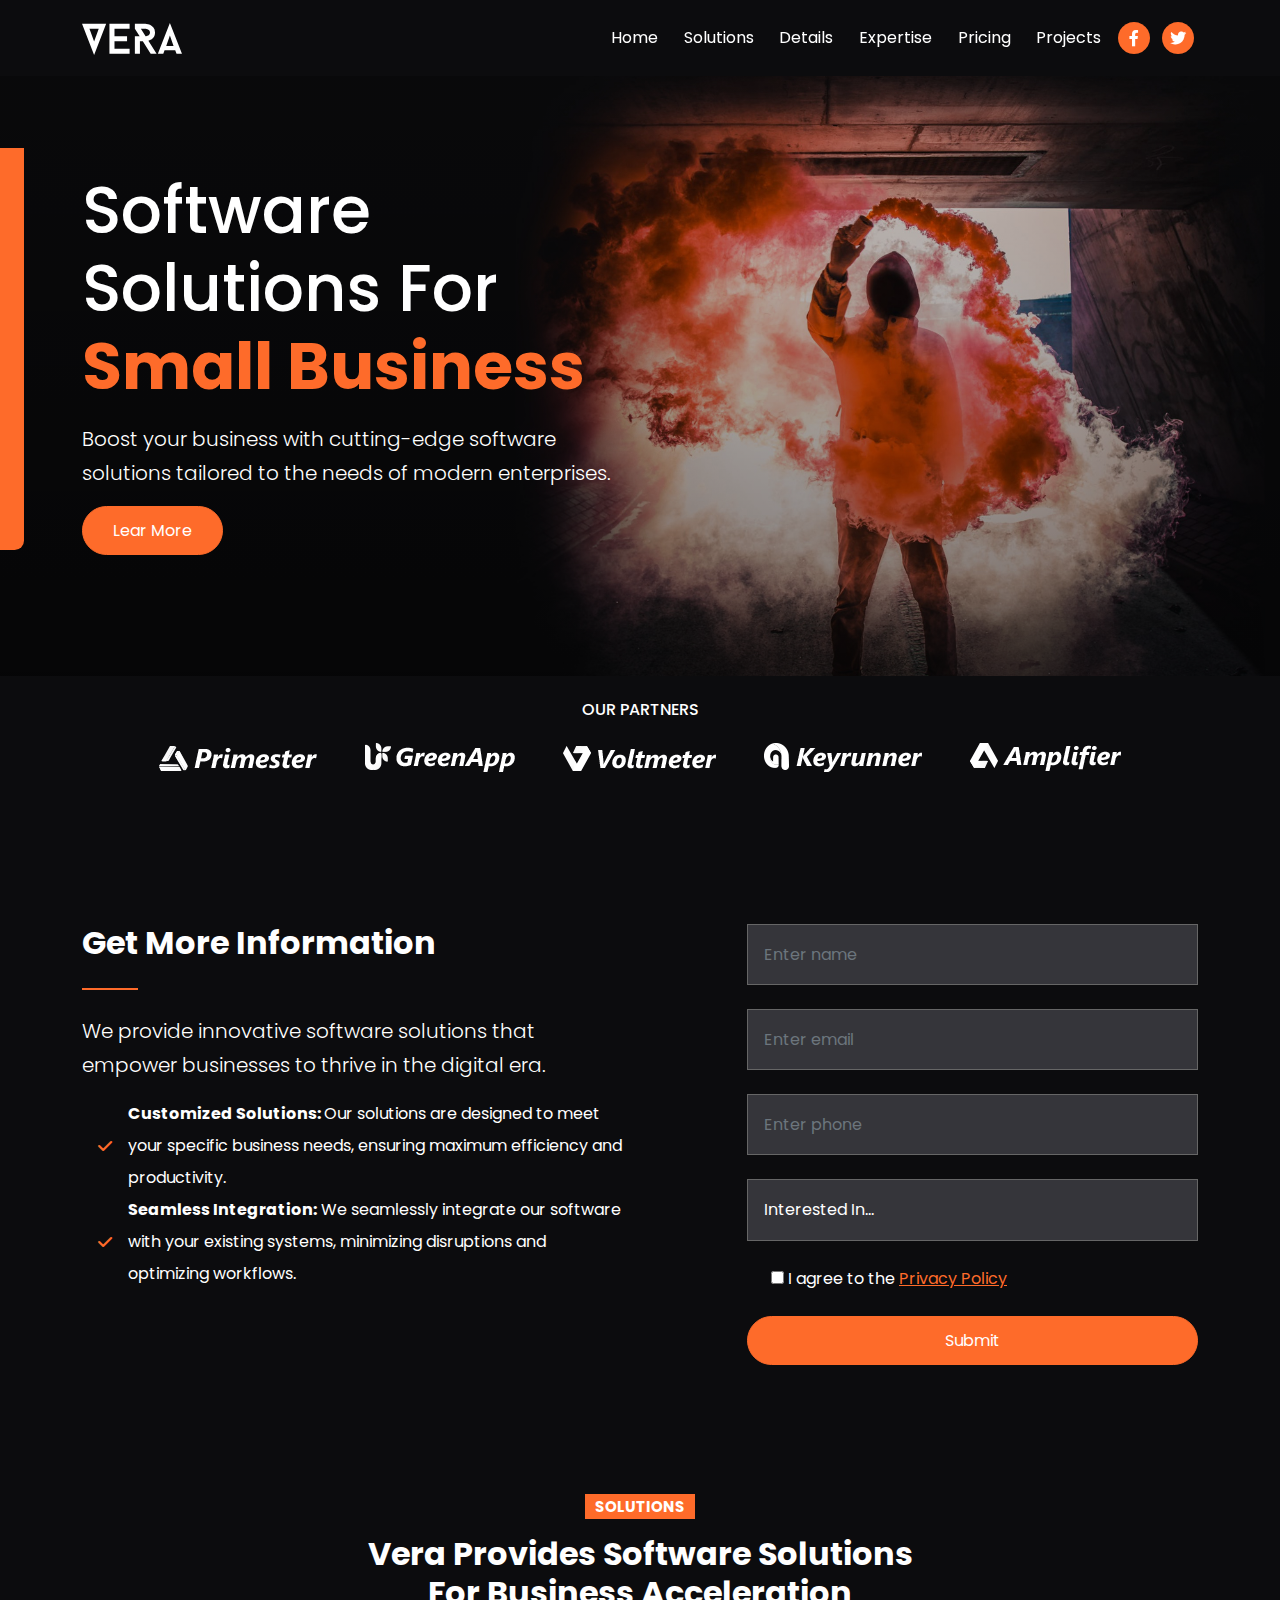
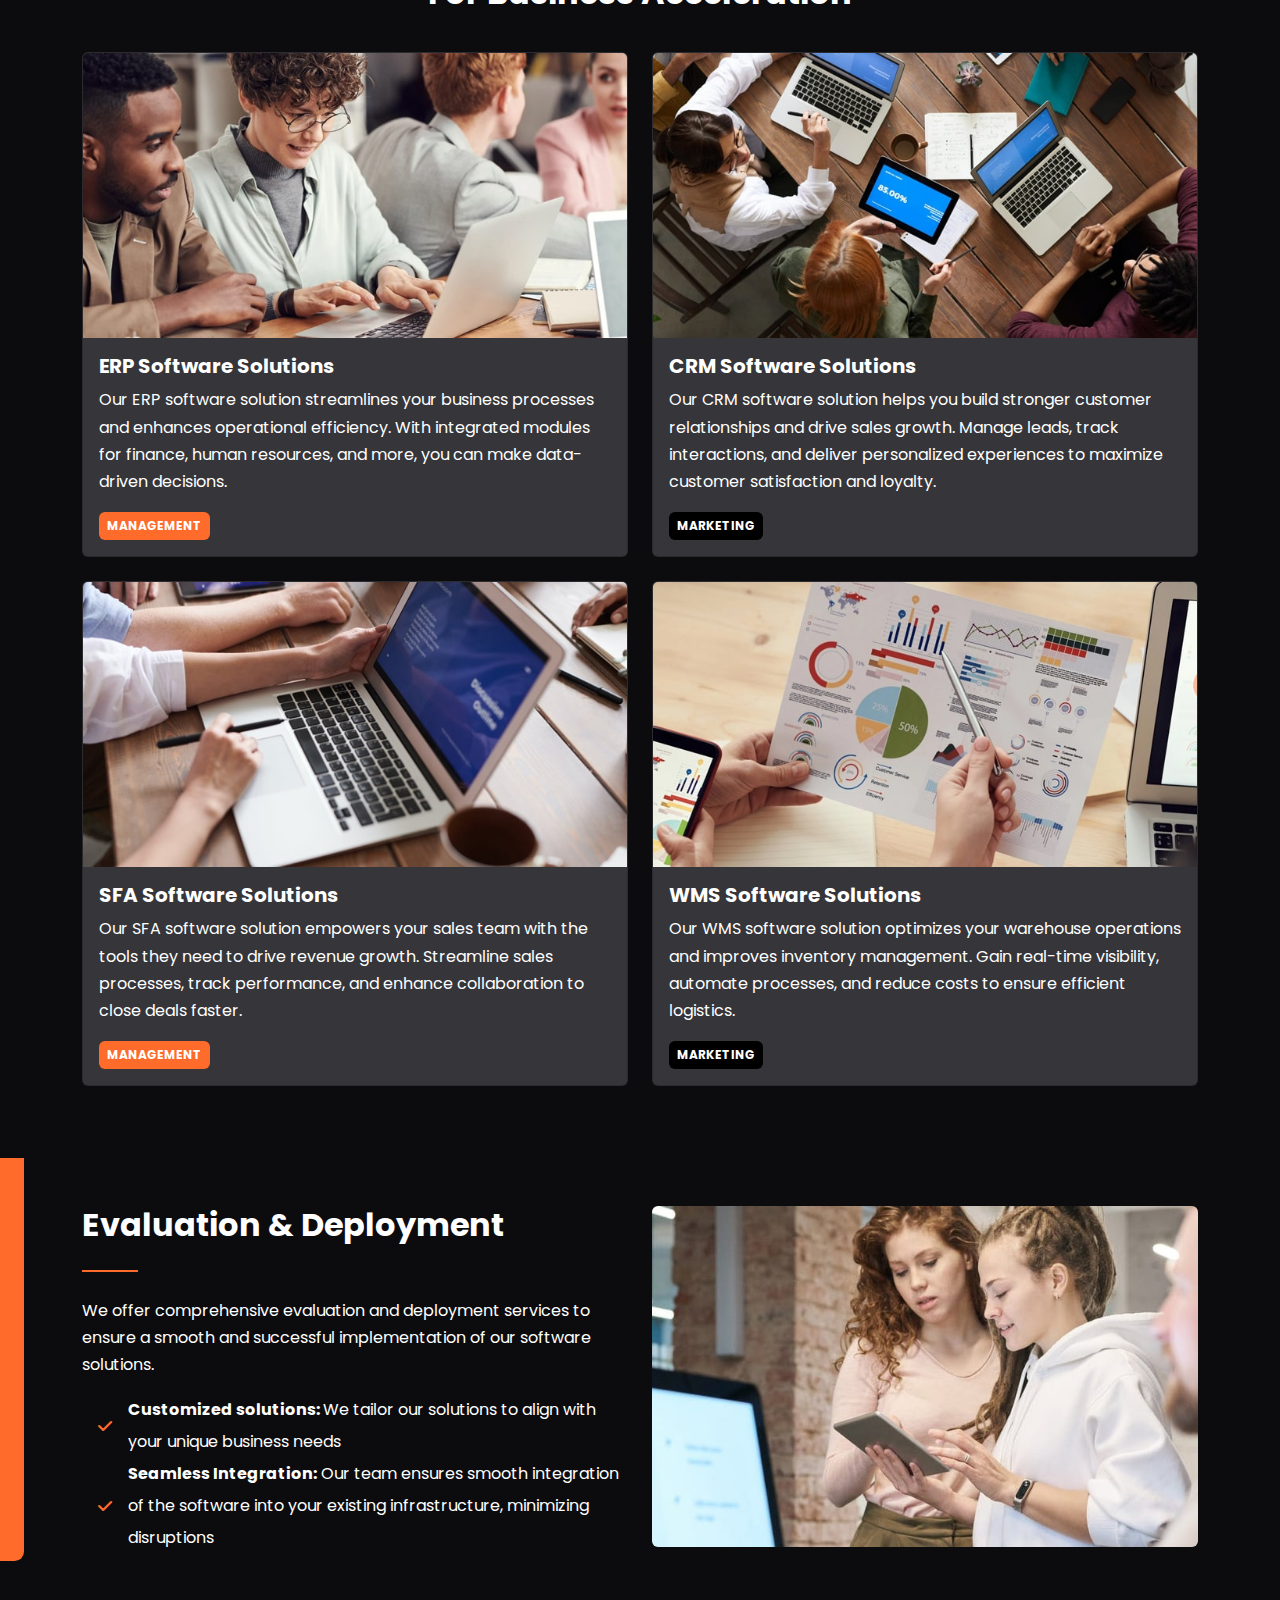
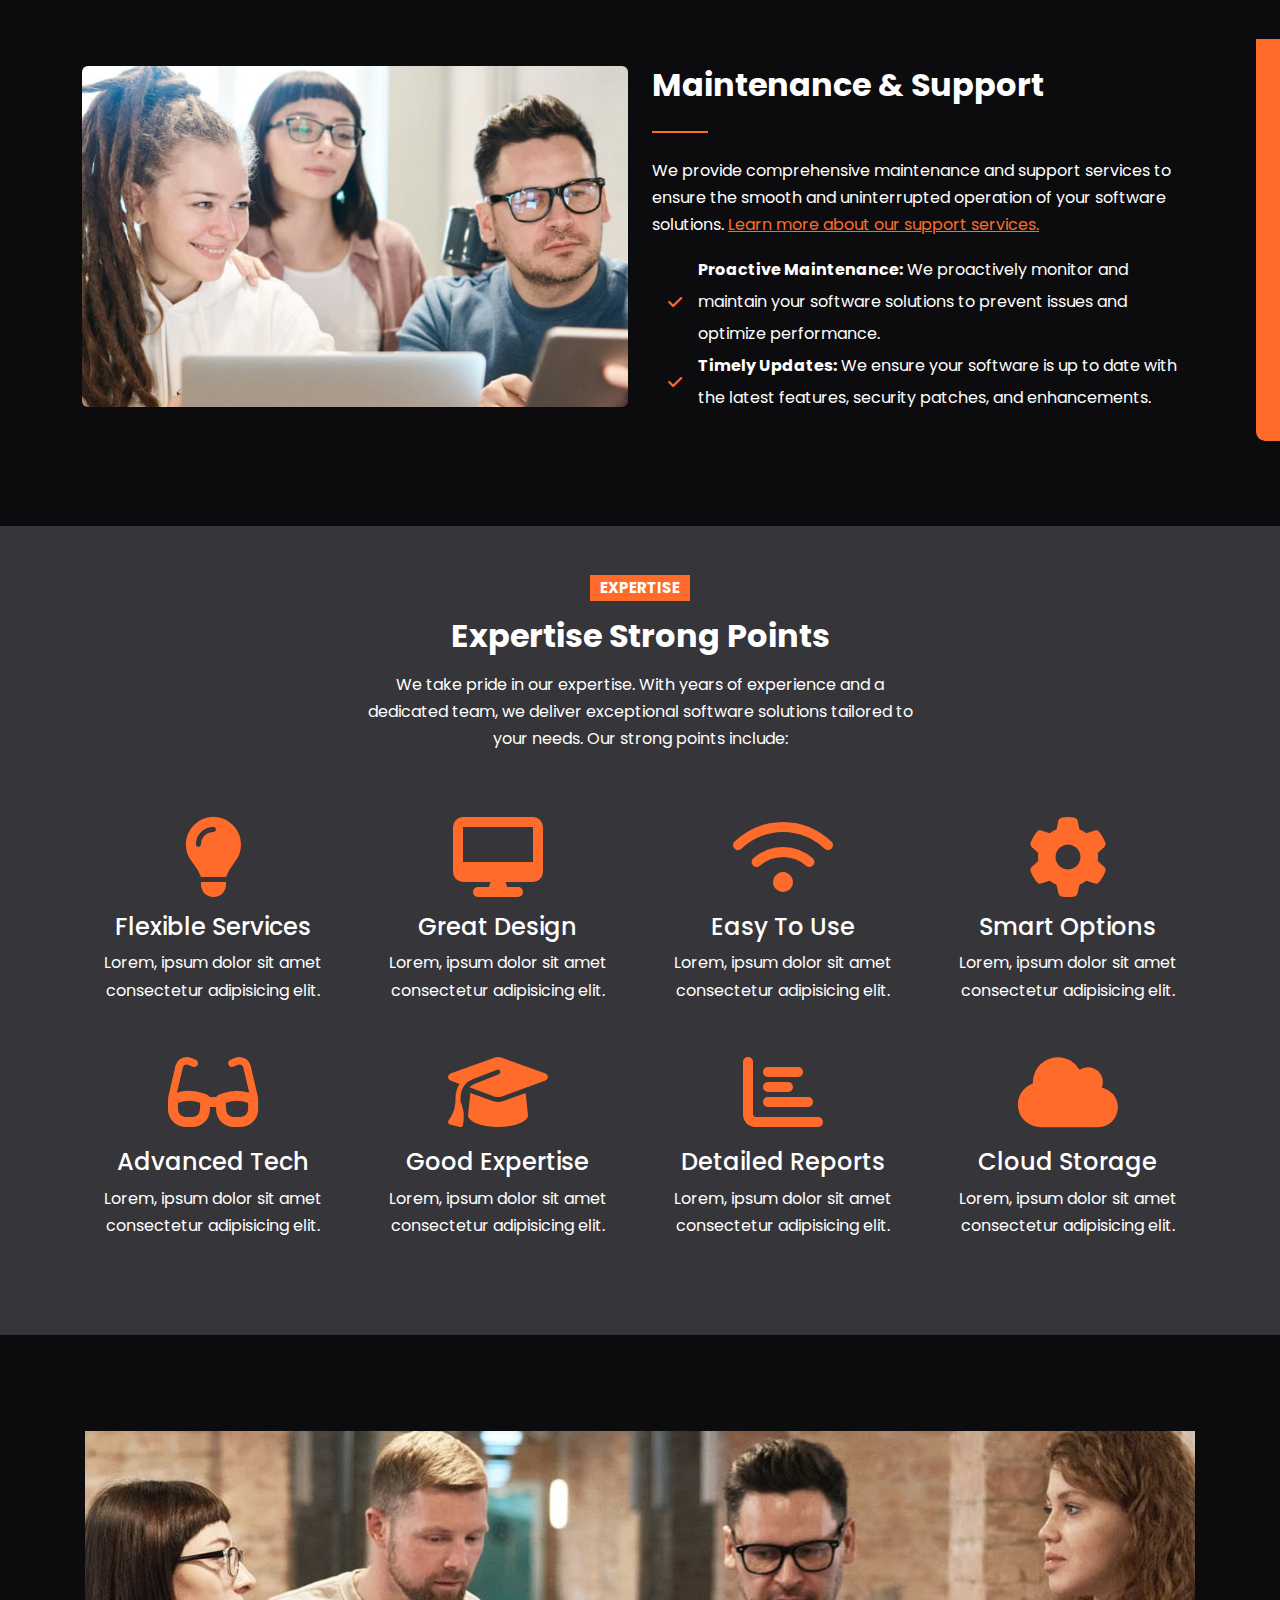
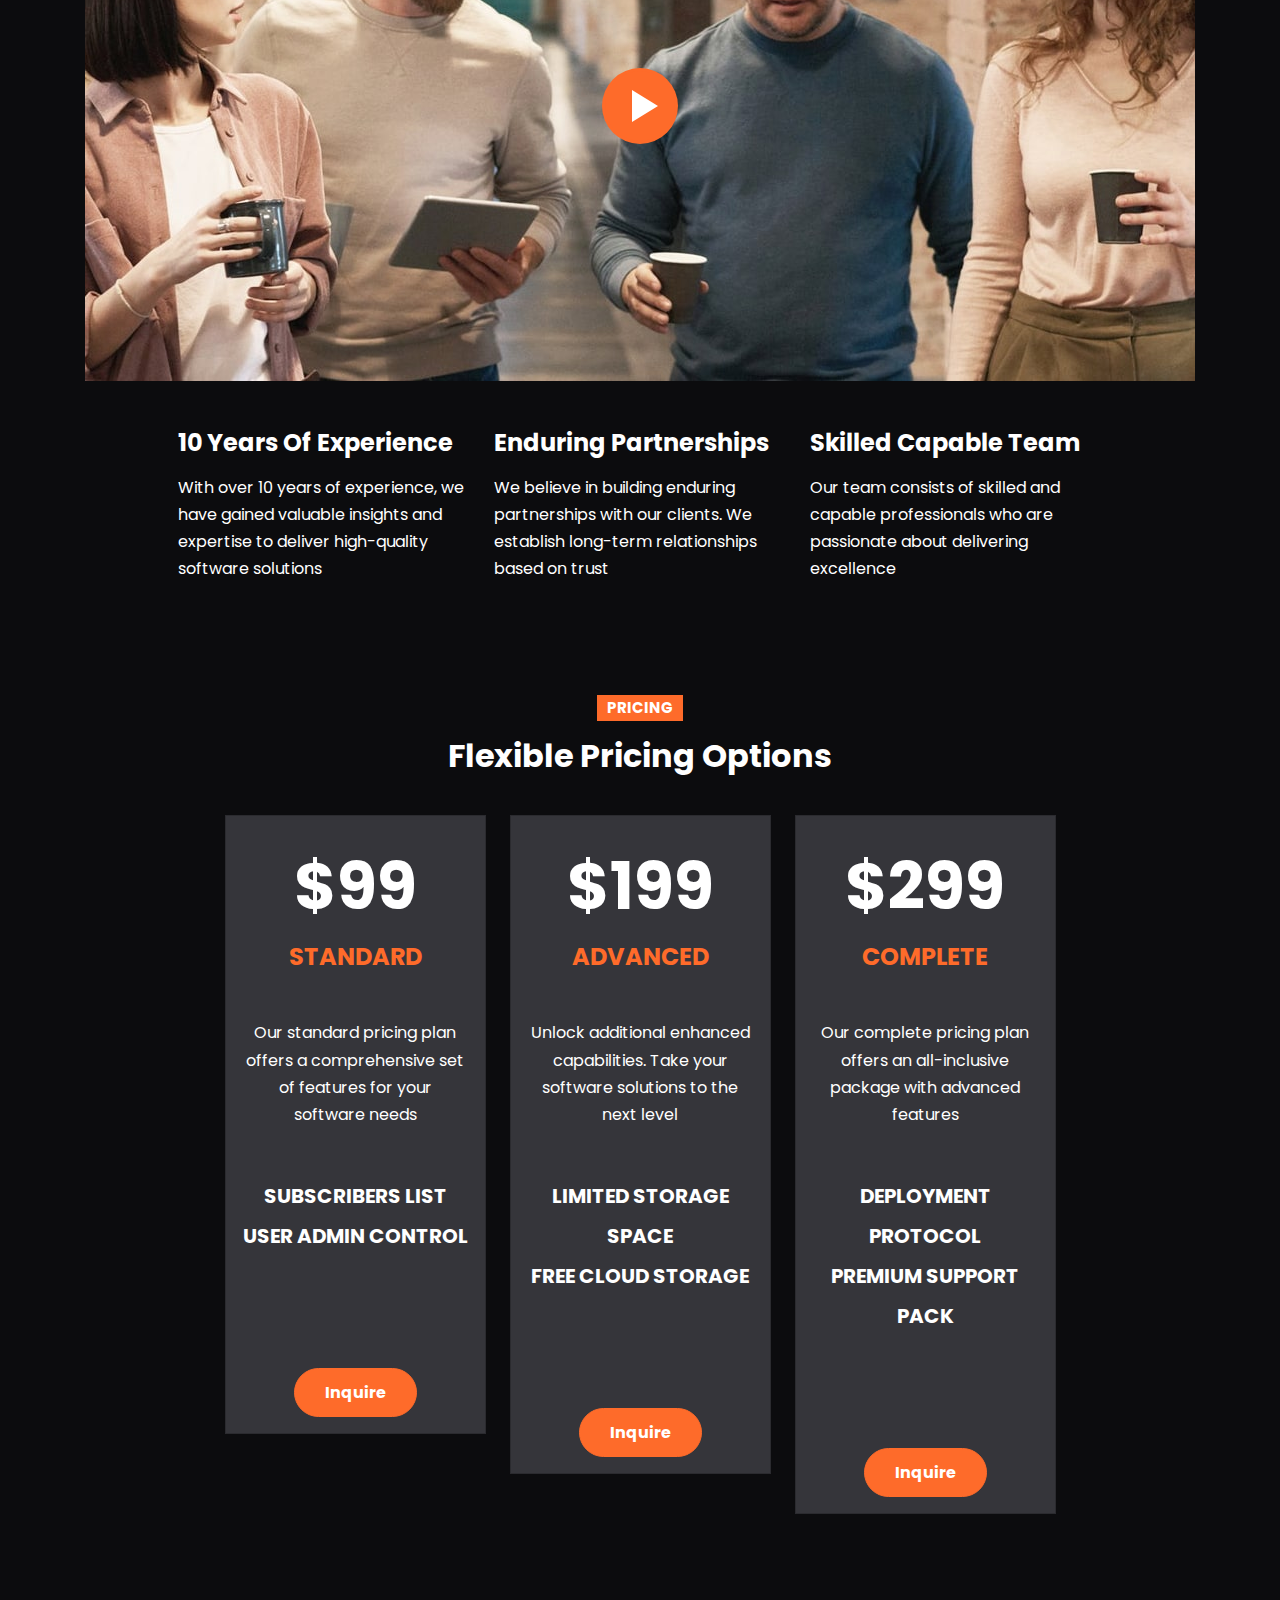
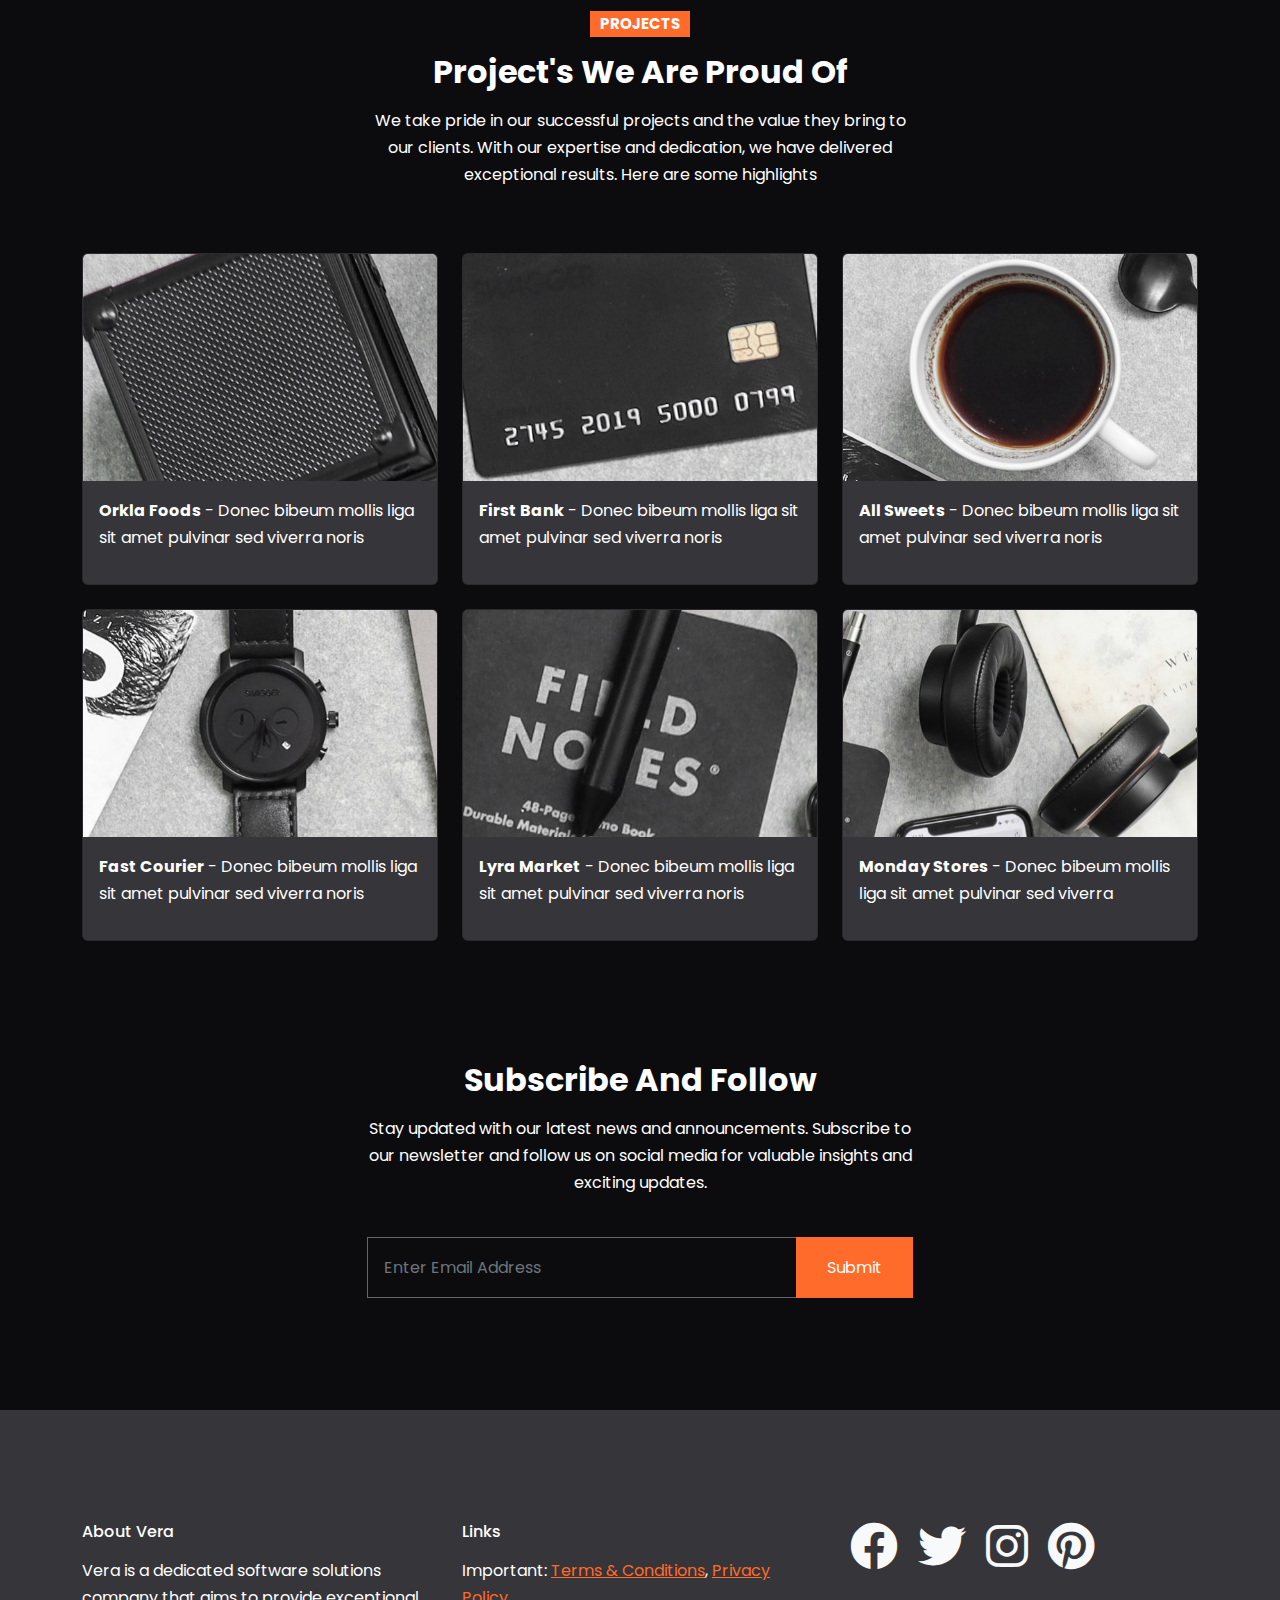
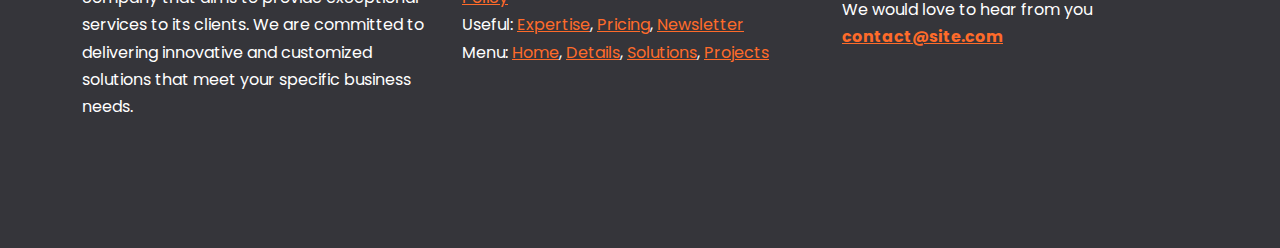
<file: vera-website/index.html>
<!DOCTYPE html>
<html lang="en">
  <head>
    <meta charset="UTF-8" />
    <meta http-equiv="X-UA-Compatible" content="IE=edge" />
    <meta name="viewport" content="width=device-width, initial-scale=1.0" />
    <link rel="preconnect" href="https://fonts.googleapis.com" />
    <link rel="preconnect" href="https://fonts.gstatic.com" crossorigin />
    <link
      href="https://fonts.googleapis.com/css2?family=Poppins:wght@300;400;600;700&display=swap"
      rel="stylesheet"
    />
    <link rel="stylesheet" href="css/font-awesome.css" />
    <link rel="stylesheet" href="css/bootstrap.css" />
    <link rel="stylesheet" href="css/styles.css" />
    <link rel="icon" href="images/favicon.png" />
    <title>Welcome To Vera</title>
  </head>
  <body>
    <nav class="navbar navbar-expand-lg sticky-top navbar-dark">
      <div class="container">
        <a class="navbar-brand" href="#">
          <img src="images/logo.svg" alt="" width="100" />
        </a>
        <button
          class="navbar-toggler"
          type="button"
          data-bs-toggle="collapse"
          data-bs-target="#navbarNavDropdown"
          aria-controls="navbarNavDropdown"
          aria-expanded="false"
          aria-label="Toggle navigation"
        >
          <span class="navbar-toggler-icon"></span>
        </button>
        <div class="collapse navbar-collapse" id="navbarNavDropdown">
          <ul class="navbar-nav ms-auto">
            <li class="nav-item">
              <a class="nav-link" aria-current="page" href="#">Home</a>
            </li>
            <li class="nav-item">
              <a class="nav-link" href="#solutions">Solutions</a>
            </li>
            <li class="nav-item">
              <a class="nav-link" href="#details">Details</a>
            </li>
            <li class="nav-item">
              <a class="nav-link" href="#expertise">Expertise</a>
            </li>
            <li class="nav-item">
              <a class="nav-link" href="#pricing">Pricing</a>
            </li>
            <li class="nav-item">
              <a class="nav-link" href="#projects">Projects</a>
            </li>
          </ul>
          <span class="nav-item">
            <span class="fa-stack">
              <a href="https://facebook.com" target="_blank">
                <i class="fas fa-circle fa-stack-2x"></i>
                <i class="fab fa-facebook-f fa-stack-1x text-white"></i>
              </a>
            </span>
            <span class="fa-stack">
              <a href="https://twitter.com" target="_blank">
                <i class="fas fa-circle fa-stack-2x"></i>
                <i class="fab fa-twitter fa-stack-1x text-white"></i>
              </a>
            </span>
          </span>
        </div>
      </div>
    </nav>

    <!-- Header -->
    <header class="header position-relative">
      <img
        src="images/vertical-decoration-left.svg"
        alt=""
        class="vertical-decoration position-absolute d-none d-md-block"
      />
      <div class="container">
        <div class="row">
          <div class="col-md-6 pt-5">
            <h1 class="xl-text mt-5">
              Software Solutions For
              <span class="text-primary fw-bold replace-me"
                >Small Business, Startups, Enterprise</span
              >
            </h1>
            <p class="lead">
              Boost your business with cutting-edge software solutions tailored
              to the needs of modern enterprises.
            </p>
            <a href="#" class="btn btn-primary text-white">Lear More</a>
          </div>
        </div>
      </div>
    </header>

    <!-- Partners -->
    <section class="partners py-4 overflow-hidden">
      <div class="container">
        <div class="row">
          <div class="col-lg-10 offset-lg-1">
            <h6 class="text-center mb-4 text-uppercase">Our Partners</h6>
            <div
              class="d-flex justify-content-center align-items-center text-center"
            >
              <div>
                <img src="images/partner-logo-1.png" alt="" class="mx-4" />
              </div>
              <div class="d-none d-sm-block">
                <img src="images/partner-logo-2.png" alt="" class="mx-4" />
              </div>
              <div class="d-none d-md-block">
                <img src="images/partner-logo-3.png" alt="" class="mx-4" />
              </div>
              <div class="d-none d-lg-block">
                <img src="images/partner-logo-4.png" alt="" class="mx-4" />
              </div>
              <div class="d-none d-lg-block"></div>
                <img src="images/partner-logo-5.png" alt="" class="mx-4" />
              </div>
            </div>
          </div>
        </div>
      </div>
    </section>

    <!-- Form Area -->
    <section id="contact" class="contact my-7">
      <div class="container">
        <div class="row">
          <div class="col-md-6">
            <h2 class="fw-bold">Get More Information</h2>
            <hr class="hr-heading" />
            <p class="lead">
              We provide innovative software solutions that empower businesses to
              thrive in the digital era.
            </p>
            <ul class="list-unstyled lh-lg">
              <li class="d-flex align-items-center">
                <i class="fas fa-check text-primary mx-3"></i>
                <div>
                  <strong>Customized Solutions: </strong> Our solutions are designed
                  to meet your specific business needs, ensuring maximum efficiency
                  and productivity.
                </div>
              </li>
              <li class="d-flex align-items-center">
                <i class="fas fa-check text-primary mx-3"></i>
                <div>
                  <strong>Seamless Integration:</strong> We seamlessly integrate our
                  software with your existing systems, minimizing disruptions and
                  optimizing workflows.
                </div>
              </li>
            </ul>
          </div>
          <div class="col-md-5 offset-md-1">
            <form>
              <div class="mb-4">
                <input type="text" class="form-control bg-secondary" placeholder="Enter name">
              </div>
              <div class="mb-4">
                <input type="email" class="form-control bg-secondary" placeholder="Enter email">
              </div>
              <div class="mb-4">
                <input type="text" class="form-control bg-secondary" placeholder="Enter phone">
              </div>
              <div class="mb-4">
                <select name="interested" id="interested" class="form-control bg-secondary">
                  <option>Interested In...</option>
                  <option value="erp">ERP Solution</option>
                  <option value="crm">CRM Solution</option>
                  <option value="cms">CMS Solution</option>
                  <option value="sfa">SFA Solution</option>
                </select>
              </div>
              <div class="mb-4 form-check">
                <input type="checkbox" id="agree-check" />
                <label for="agree-check" class="form-check-label">
                  I agree to the <a href="privacy.html">Privacy Policy</a>
                </label>
              </div>
              <div class="d-grid gap-2">
                <input type="submit" value="Submit" class="btn btn-primary text-white" />
              </div>
            </form>
          </div>
        </div>
      </div>
    </section>

    <!-- Solutions -->
    <section id="solutions" class="solutions my-5">
      <div class="container">
        <div class="row mb-4">
          <div class="col-md-6 offset-md-3 d-flex flex-column align-items-center text-center">
            <h5><span class="badge bg-primary rounded-0 text-uppercase">
              Solutions
            </span></h5>
            <h2 class="fw-bold">
              Vera Provides Software Solutions For Business Acceleration
            </h2>
          </div>
        </div>
        <!-- Solutions Row 1 -->
        <div class="row">
          <div class="col-md-6 mb-4">
            <div class="card bg-secondary">
              <img src="images/solution-1.jpg" alt="" class="card-img-top">
              <div class="card-body">
                <h5 class="card-title fw-bold">ERP Software Solutions</h5>
                <p class="card-text">
                  Our ERP software solution streamlines your business processes and
                  enhances operational efficiency. With integrated modules for
                  finance, human resources, and more, you can make data-driven
                  decisions.
                </p>
                <div class="badge bg-primary p-2 text-uppercase">
                  Management
                </div>
              </div>
            </div>
          </div>

          <div class="col-md-6 mb-4">
            <div class="card bg-secondary">
              <img src="images/solution-2.jpg" alt="" class="card-img-top">
              <div class="card-body">
                <h5 class="card-title fw-bold">CRM Software Solutions</h5>
                <p class="card-text">
                  Our CRM software solution helps you build stronger customer
                  relationships and drive sales growth. Manage leads, track
                  interactions, and deliver personalized experiences to maximize
                  customer satisfaction and loyalty.
                </p>
                <div class="badge bg-dark p-2 text-uppercase">
                  Marketing
                </div>
              </div>
            </div>
          </div>
        </div>

         <!-- Solutions Row 2 -->
         <div class="row">
          <div class="col-md-6 mb-4">
            <div class="card bg-secondary">
              <img src="images/solution-3.jpg" alt="" class="card-img-top">
              <div class="card-body">
                <h5 class="card-title fw-bold">SFA Software Solutions</h5>
                <p class="card-text">
                  Our SFA software solution empowers your sales team with the tools
              they need to drive revenue growth. Streamline sales processes,
              track performance, and enhance collaboration to close deals
              faster.
                </p>
                <div class="badge bg-primary p-2 text-uppercase">
                  Management
                </div>
              </div>
            </div>
          </div>

          <div class="col-md-6 mb-4">
            <div class="card bg-secondary">
              <img src="images/solution-4.jpg" alt="" class="card-img-top">
              <div class="card-body">
                <h5 class="card-title fw-bold">WMS Software Solutions</h5>
                <p class="card-text">
                  Our WMS software solution optimizes your warehouse operations and
              improves inventory management. Gain real-time visibility, automate
              processes, and reduce costs to ensure efficient logistics.
                </p>
                <div class="badge bg-dark p-2 text-uppercase">
                  Marketing
                </div>
              </div>
            </div>
          </div>
        </div>
      </div>
    </section>

    <!-- Details 1 -->
    <section id="details" class="details my-5 position-relative">
      <div class="container">
        <div class="row pt-5">
          <div class="col-lg-6">
            <h2 class="fw-bold">Evaluation & Deployment</h2>
            <hr class="hr-heading" />
            <p>
              We offer comprehensive evaluation and deployment services to ensure a smooth and successful implementation of our software solutions.
            </p>
            <ul class="list-unstyled lh-lg">
              <li class="d-flex align-items-center">
                <i class="fas fa-check text-primary mx-3"></i> 
                <div>
                  <strong>Customized solutions: </strong>We tailor our solutions to align with your unique business needs
                </div>
              </li>
              <li class="d-flex align-items-center">
                <i class="fas fa-check text-primary mx-3"></i>
                <div>
                  <strong>Seamless Integration:</strong> Our team ensures smooth integration of the software into your existing infrastructure, minimizing disruptions
                </div>
              </li>
            </ul>
          </div>
          <div class="col-lg-6">
            <img src="images/details-1.jpg" alt="" class="img-fluid rounded-2">
          </div>
        </div>
      </div>
      <img src="images/vertical-decoration-left.svg" alt="" class="vertical-decoration position-absolute d-none d-md-block">
    </section>

    <!-- Details 2 -->
    <section class="details-2 my-5 position-relative">
      <div class="container">
        <div class="row pt-5">
          <div class="col-lg-6">
            <img src="images/details-2.jpg" alt="" class="img-fluid rounded-2">
          </div>
          <div class="col-lg-6">
            <h2 class="fw-bold">Maintenance & Support</h2>
            <hr class="hr-heading" />
            <p>
              We provide comprehensive maintenance and support services to ensure the smooth and uninterrupted operation of your software solutions.  <a href="#">Learn more about our support services.</a>
            </p>
            <ul class="list-unstyled lh-lg">
              <li class="d-flex align-items-center">
                <i class="fas fa-check text-primary mx-3"></i>
                <div>
                  <strong>Proactive Maintenance:</strong> We proactively monitor and maintain your software solutions to prevent issues and optimize performance.
                </div>
              </li>
              <li class="d-flex align-items-center">
                <i class="fas fa-check text-primary mx-3"></i>
                <div>
                  <strong>Timely Updates:</strong> We ensure your software is up to date with the latest features, security patches, and enhancements.
                </div>
              </li>
            </ul>
          </div>
        </div>
      </div>
      <img src="images/vertical-decoration-right.svg" alt="" class="vertical-decoration position-absolute d-none d-md-block">
    </section>

    <!-- Expertise -->
    <section id="expertise" class="expertise bg-secondary py-5 my-6">
      <div class="container">
        <div class="row mb-5">
          <div class="col-md-6 offset-md-3 d-flex flex-column align-items-center text-center">
            <h5>
              <span class="badge bg-primary rounded-0 text-uppercase">Expertise</span>
            </h5>
            <h2 class="fw-bold">Expertise Strong Points</h2>
            <p>
              We take pride in our expertise. With years of experience and a
              dedicated team, we deliver exceptional software solutions tailored to
              your needs. Our strong points include:
            </p>
          </div>
        </div>
        <!-- Expertise Row 1 -->
        <div class="row">
          <div class="col-md-3">
            <div class="card bg-transparent border-0 text-center mb-3">
              <div class="card-image">
                <i class="fas fa-lightbulb fa-5x text-primary"></i>
              </div>
              <div class="card-body">
                <h4 class="card-title">Flexible Services</h4>
                <p>Lorem, ipsum dolor sit amet consectetur adipisicing elit.</p>
              </div>
            </div>
          </div>
          <div class="col-md-3">
            <div class="card bg-transparent border-0 text-center mb-3">
              <div class="card-image">
                <i class="fas fa-desktop fa-5x text-primary"></i>
              </div>
              <div class="card-body">
                <h4 class="card-title">Great Design</h4>
                <p>Lorem, ipsum dolor sit amet consectetur adipisicing elit.</p>
              </div>
            </div>
          </div>
          <div class="col-md-3">
            <div class="card bg-transparent border-0 text-center mb-3">
              <div class="card-image">
                <i class="fas fa-wifi fa-5x text-primary"></i>
              </div>
              <div class="card-body">
                <h4 class="card-title">Easy To Use</h4>
                <p>Lorem, ipsum dolor sit amet consectetur adipisicing elit.</p>
              </div>
            </div>
          </div>
          <div class="col-md-3">
            <div class="card bg-transparent border-0 text-center mb-3">
              <div class="card-image">
                <i class="fas fa-cog fa-5x text-primary"></i>
              </div>
              <div class="card-body">
                <h4 class="card-title">Smart Options</h4>
                <p>Lorem, ipsum dolor sit amet consectetur adipisicing elit.</p>
              </div>
            </div>
          </div>
        </div>

        <!-- Expertise Row 2 -->
        <div class="row">
          <div class="col-md-3">
            <div class="card bg-transparent border-0 text-center mb-3">
              <div class="card-image">
                <i class="fas fa-glasses fa-5x text-primary"></i>
              </div>
              <div class="card-body">
                <h4 class="card-title">Advanced Tech</h4>
                <p>Lorem, ipsum dolor sit amet consectetur adipisicing elit.</p>
              </div>
            </div>
          </div>
          <div class="col-md-3">
            <div class="card bg-transparent border-0 text-center mb-3">
              <div class="card-image">
                <i class="fas fa-graduation-cap fa-5x text-primary"></i>
              </div>
              <div class="card-body">
                <h4 class="card-title">Good Expertise</h4>
                <p>Lorem, ipsum dolor sit amet consectetur adipisicing elit.</p>
              </div>
            </div>
          </div>
          <div class="col-md-3">
            <div class="card bg-transparent border-0 text-center mb-3">
              <div class="card-image">
                <i class="fas fa-chart-bar fa-5x text-primary"></i>
              </div>
              <div class="card-body">
                <h4 class="card-title">Detailed Reports</h4>
                <p>Lorem, ipsum dolor sit amet consectetur adipisicing elit.</p>
              </div>
            </div>
          </div>
          <div class="col-md-3">
            <div class="card bg-transparent border-0 text-center mb-3">
              <div class="card-image">
                <i class="fas fa-cloud fa-5x text-primary"></i>
              </div>
              <div class="card-body">
                <h4 class="card-title">Cloud Storage</h4>
                <p>Lorem, ipsum dolor sit amet consectetur adipisicing elit.</p>
              </div>
            </div>
          </div>
        </div>
      </div>
    </section>

    <!-- Video -->
    <section class="video my-6">
      <div class="container">
        <div class="row">
          <div class="col-12 d-flex flex-column align-items-center">
            <div class="position-relative">
              <img src="images/video-preview.jpg" alt="" class="img-fluid">
              <a class="video-btn" data-bs-toggle="modal" data-bs-target="#videoModal" data-bs-src="https://www.youtube.com/embed/u72H_zZzkcw">
                <span class="video-play-button">
                  <span></span>
                </span>
              </a>
            </div>
          </div>
        </div>
        <div class="row video-points px-6 mt-5">
          <div class="col-lg-4">
            <h4 class="fw-bold">10 Years Of Experience</h4>
            <p>
              With over 10 years of experience, we have gained valuable insights and
          expertise to deliver high-quality software solutions
            </p>
          </div>
          <div class="col-lg-4">
            <h4 class="fw-bold">Enduring Partnerships</h4>
            <p>
              We believe in building enduring partnerships with our clients. We
              establish long-term relationships based on trust
            </p>
          </div>
          <div class="col-lg-4">
            <h4 class="fw-bold">Skilled Capable Team</h4>
            <p>
              Our team consists of skilled and capable professionals who are
              passionate about delivering excellence
            </p>
          </div>
        </div>
      </div>

      <!-- Video Modal -->
      <div class="video-modal">
        <div id="videoModal" class="modal fade">
          <div class="modal-dialog">
            <div class="modal-content">
              <div class="ratio ratio-16x9">
                <iframe frameborder="0" class="embed-responsive-item" id="video"></iframe>
              </div>
            </div>
          </div>
        </div>
      </div>
    </section>

    <!-- Pricing -->
    <section id="pricing" class="pricing my-6">
      <div class="container">
        <div class="row mb-4">
          <div class="col-md-6 offset-md-3 d-flex flex-column align-items-center text-center">
            <h5><span class="badge bg-primary rounded-0 text-uppercase">
              Pricing
            </span></h5>
            <h2 class="fw-bold">
              Flexible Pricing Options
            </h2>
          </div>
        </div>
        <div class="row justify-content-center">
          <!-- Pricing Col 1 -->
          <div class="col-md-3">
            <div class="card bg-secondary text-center rounded-0">
              <div class="card-body">
                <div class="xl-text fw-bold">$99</div>
                <h4 class="card-title text-primary text-uppercase fw-bold mb-5">
                  Standard
                </h4>
                <p>Our standard pricing plan offers a comprehensive set of features
                  for your software needs</p>
                  <ul class="list-unstyled lh-lg mt-5">
                    <li class="text-uppercase fs-5 fw-bold">
                      Subscribers List
                    </li>
                    <li class="text-uppercase fs-5 fw-bold">
                      User Admin Control
                    </li>
                  </ul>
                  <a href="#contact" class="btn btn-primary text-white mt-6 fw-bold">Inquire</a>
              </div>
            </div>
          </div>

          <!-- Pricing Col 2 -->
          <div class="col-md-3">
            <div class="card bg-secondary text-center rounded-0">
              <div class="card-body">
                <div class="xl-text fw-bold">$199</div>
                <h4 class="card-title text-primary text-uppercase fw-bold mb-5">
                  Advanced
                </h4>
                <p> Unlock additional enhanced capabilities. Take your software
                  solutions to the next level</p>
                  <ul class="list-unstyled lh-lg mt-5">
                    <li class="text-uppercase fs-5 fw-bold">
                      Limited Storage Space
                    </li>
                    <li class="text-uppercase fs-5 fw-bold">
                      Free Cloud Storage
                    </li>
                  </ul>
                  <a href="#contact" class="btn btn-primary text-white mt-6 fw-bold">Inquire</a>
              </div>
            </div>
          </div>

          <!-- Pricing Col 3 -->
          <div class="col-md-3">
            <div class="card bg-secondary text-center rounded-0">
              <div class="card-body">
                <div class="xl-text fw-bold">$299</div>
                <h4 class="card-title text-primary text-uppercase fw-bold mb-5">
                  Complete
                </h4>
                <p> Our complete pricing plan offers an all-inclusive package with
                  advanced features</p>
                  <ul class="list-unstyled lh-lg mt-5">
                    <li class="text-uppercase fs-5 fw-bold">
                      Deployment Protocol
                    </li>
                    <li class="text-uppercase fs-5 fw-bold">
                      Premium Support Pack
                    </li>
                  </ul>
                  <a href="#contact" class="btn btn-primary text-white mt-6 fw-bold">Inquire</a>
              </div>
            </div>
          </div>
        </div>
      </div>
    </section>

    <!-- Projects -->
    <section id="projects" class="projects my-6">
      <div class="container">
        <div class="row mb-5">
          <div class="col-md-6 offset-md-3 d-flex flex-column align-items-center text-center">
            <h5><span class="badge bg-primary rounded-0 text-uppercase">
              Projects
            </span></h5>
            <h2 class="fw-bold">Project's We Are Proud Of</h2>
            <p>  We take pride in our successful projects and the value they bring to
              our clients. With our expertise and dedication, we have delivered
              exceptional results. Here are some highlights</p>
          </div>
        </div>
        <!-- Projects Row 1 -->
        <div class="row">
          <div class="col-md-4 mb-4">
            <div class="card bg-secondary">
              <a data-bs-toggle="modal" data-bs-target="#modal1">
                <img src="images/project-1.jpg" alt="" class="card-img-top">
                <div class="card-body">
                  <p>
                    <strong>Orkla Foods</strong> - Donec bibeum mollis liga sit amet
                pulvinar sed viverra noris
                  </p>
                </div>
              </a>
            </div>
          </div>
          <div class="col-md-4 mb-4">
            <div class="card bg-secondary">
              <a data-bs-toggle="modal" data-bs-target="#modal2">
                <img src="images/project-2.jpg" alt="" class="card-img-top">
                <div class="card-body">
                  <p>
                    <strong>First Bank</strong> - Donec bibeum mollis liga sit amet
                    pulvinar sed viverra noris
                  </p>
                </div>
              </a>
            </div>
          </div>
          <div class="col-md-4 mb-4">
            <div class="card bg-secondary">
              <a data-bs-toggle="modal" data-bs-target="#modal3">
                <img src="images/project-3.jpg" alt="" class="card-img-top">
                <div class="card-body">
                  <p>
                    <strong>All Sweets</strong> - Donec bibeum mollis liga sit amet
                pulvinar sed viverra noris
                  </p>
                </div>
              </a>
            </div>
          </div>
        </div>

        <!-- Projects Row 2 -->
        <div class="row">
          <div class="col-md-4 mb-4">
            <div class="card bg-secondary">
              <a data-bs-toggle="modal" data-bs-target="#modal4">
                <img src="images/project-4.jpg" alt="" class="card-img-top">
                <div class="card-body">
                  <p>
                    <strong>Fast Courier</strong> - Donec bibeum mollis liga sit
                amet pulvinar sed viverra noris
                  </p>
                </div>
              </a>
            </div>
          </div>
          <div class="col-md-4 mb-4">
            <div class="card bg-secondary">
              <a data-bs-toggle="modal" data-bs-target="#modal5">
                <img src="images/project-5.jpg" alt="" class="card-img-top">
                <div class="card-body">
                  <p>
                    <strong>Lyra Market</strong> - Donec bibeum mollis liga sit amet
                pulvinar sed viverra noris
                  </p>
                </div>
              </a>
            </div>
          </div>
          <div class="col-md-4 mb-4">
            <div class="card bg-secondary">
              <a data-bs-toggle="modal" data-bs-target="#modal6">
                <img src="images/project-6.jpg" alt="" class="card-img-top">
                <div class="card-body">
                  <p>
                    <strong>Monday Stores</strong> - Donec bibeum mollis liga sit
                    amet pulvinar sed viverra
                  </p>
                </div>
              </a>
            </div>
          </div>
        </div>
      </div>
    </section>

    <!-- Project Modals -->
    <div class="project-modals">
      <!-- Modal 1 -->
      <div id="modal1" class="modal fade">
        <div class="modal-dialog modal-lg mt-7">
          <div class="modal-content bg-secondary p-5">
            <div class="row">
              <div class="col-md-6">
                <img src="images/project-1.jpg" alt="" class="img-fluid">
              </div>
              <div class="col-md-6">
                <h3>Orkla Foods</h3>
                <p>
                  Aliquam at accumsan nibh. Praesent pretium ut tortor ac commodo.
                  Integer semper quam at rutrum interdum. Mauris eu diam ac urna
                  laoreet mollis et
                </p>
                <p>
                  Praesent lacus tortor, facilisis non enim eu, luctus semper velit.
                  Curabitur faucibus diam in lectus.
                </p>
                <a href="#" class="btn btn-primary text-white">
                  Details
                </a>
                <button class="btn btn-light" data-bs-dismiss="modal">Close</button>
              </div>
            </div>
          </div>
        </div>
      </div>

       <!-- Modal 2 -->
       <div id="modal2" class="modal fade">
        <div class="modal-dialog modal-lg mt-7">
          <div class="modal-content bg-secondary p-5">
            <div class="row">
              <div class="col-md-6">
                <img src="images/project-2.jpg" alt="" class="img-fluid">
              </div>
              <div class="col-md-6">
                <h3>First Bank</h3>
                <p>
                  Aliquam at accumsan nibh. Praesent pretium ut tortor ac commodo.
                  Integer semper quam at rutrum interdum. Mauris eu diam ac urna
                  laoreet mollis et
                </p>
                <p>
                  Praesent lacus tortor, facilisis non enim eu, luctus semper velit.
                  Curabitur faucibus diam in lectus.
                </p>
                <a href="#" class="btn btn-primary text-white">
                  Details
                </a>
                <button class="btn btn-light" data-bs-dismiss="modal">Close</button>
              </div>
            </div>
          </div>
        </div>
      </div>

       <!-- Modal 3 -->
       <div id="modal3" class="modal fade">
        <div class="modal-dialog modal-lg mt-7">
          <div class="modal-content bg-secondary p-5">
            <div class="row">
              <div class="col-md-6">
                <img src="images/project-3.jpg" alt="" class="img-fluid">
              </div>
              <div class="col-md-6">
                <h3>All Sweets</h3>
                <p>
                  Aliquam at accumsan nibh. Praesent pretium ut tortor ac commodo.
                  Integer semper quam at rutrum interdum. Mauris eu diam ac urna
                  laoreet mollis et
                </p>
                <p>
                  Praesent lacus tortor, facilisis non enim eu, luctus semper velit.
                  Curabitur faucibus diam in lectus.
                </p>
                <a href="#" class="btn btn-primary text-white">
                  Details
                </a>
                <button class="btn btn-light" data-bs-dismiss="modal">Close</button>
              </div>
            </div>
          </div>
        </div>
      </div>

       <!-- Modal 4 -->
       <div id="modal4" class="modal fade">
        <div class="modal-dialog modal-lg mt-7">
          <div class="modal-content bg-secondary p-5">
            <div class="row">
              <div class="col-md-6">
                <img src="images/project-4.jpg" alt="" class="img-fluid">
              </div>
              <div class="col-md-6">
                <h3>Fast Courier</h3>
                <p>
                  Aliquam at accumsan nibh. Praesent pretium ut tortor ac commodo.
                  Integer semper quam at rutrum interdum. Mauris eu diam ac urna
                  laoreet mollis et
                </p>
                <p>
                  Praesent lacus tortor, facilisis non enim eu, luctus semper velit.
                  Curabitur faucibus diam in lectus.
                </p>
                <a href="#" class="btn btn-primary text-white">
                  Details
                </a>
                <button class="btn btn-light" data-bs-dismiss="modal">Close</button>
              </div>
            </div>
          </div>
        </div>
      </div>

       <!-- Modal 5 -->
       <div id="modal5" class="modal fade">
        <div class="modal-dialog modal-lg mt-7">
          <div class="modal-content bg-secondary p-5">
            <div class="row">
              <div class="col-md-6">
                <img src="images/project-5.jpg" alt="" class="img-fluid">
              </div>
              <div class="col-md-6">
                <h3>Lyra Market</h3>
                <p>
                  Aliquam at accumsan nibh. Praesent pretium ut tortor ac commodo.
                  Integer semper quam at rutrum interdum. Mauris eu diam ac urna
                  laoreet mollis et
                </p>
                <p>
                  Praesent lacus tortor, facilisis non enim eu, luctus semper velit.
                  Curabitur faucibus diam in lectus.
                </p>
                <a href="#" class="btn btn-primary text-white">
                  Details
                </a>
                <button class="btn btn-light" data-bs-dismiss="modal">Close</button>
              </div>
            </div>
          </div>
        </div>
      </div>

       <!-- Modal 6 -->
       <div id="modal6" class="modal fade">
        <div class="modal-dialog modal-lg mt-7">
          <div class="modal-content bg-secondary p-5">
            <div class="row">
              <div class="col-md-6">
                <img src="images/project-6.jpg" alt="" class="img-fluid">
              </div>
              <div class="col-md-6">
                <h3>Monday Stores</h3>
                <p>
                  Aliquam at accumsan nibh. Praesent pretium ut tortor ac commodo.
                  Integer semper quam at rutrum interdum. Mauris eu diam ac urna
                  laoreet mollis et
                </p>
                <p>
                  Praesent lacus tortor, facilisis non enim eu, luctus semper velit.
                  Curabitur faucibus diam in lectus.
                </p>
                <a href="#" class="btn btn-primary text-white">
                  Details
                </a>
                <button class="btn btn-light" data-bs-dismiss="modal">Close</button>
              </div>
            </div>
          </div>
        </div>
      </div>
    </div>

    <!-- Newsletter -->
    <section id="newsletter" class="newsletter my-6">
      <div class="container">
        <div class="row mb-4">
          <div class="col-md-6 offset-md-3 d-flex flex-column align-items-center text-center">
            <h2 class="fw-bold">Subscribe And Follow</h2>
            <p>
              Stay updated with our latest news and announcements. Subscribe to our
          newsletter and follow us on social media for valuable insights and
          exciting updates.
            </p>
          </div>
        </div>
        <div class="row">
          <div class="col-md-6 offset-md-3 d-flex flex-column align-items-center text-center">
            <div class="input-group mb-3">
              <input type="email" class="form-control" placeholder="Enter Email Address" />
              <button class="btn btn-primary text-white rounded-0" type="button">
                Submit
              </button>
            </div>
          </div>
        </div>
      </div>
    </section>

    <!-- Footer -->
    <footer class="footer bg-secondary py-6">
      <div class="container">
        <div class="row">
          <div class="col-md-4 my-3">
            <h6>About Vera</h6>
            <p>
              Vera is a dedicated software solutions company that aims to provide
              exceptional services to its clients. We are committed to delivering
              innovative and customized solutions that meet your specific business
              needs.
            </p>
          </div>
          <div class="col-md-4 my-3">
            <h6>Links</h6>
            <ul class="list-unstyled">
              <li>
                Important: <a href="#">Terms & Conditions</a>,
                <a href="privacy.html">Privacy Policy</a>
              </li>
              <li>
                Useful: <a href="index.html#expertise">Expertise</a>,
                <a href="index.html#pricing">Pricing</a>,
                <a href="index.html#newsletter">Newsletter</a>
              </li>
              <li>
                Menu: <a href="index.html">Home</a>, <a href="index.html#details">Details</a>,
                <a href="index.html#solutions">Solutions</a>,
                <a href="index.html#projects">Projects</a>
              </li>
            </ul>
          </div>
          <div class="col-md-4 my-3">
            <div class="mb-4">
              <a href="#" class="text-decoration-none">
                <i class="fab fa-facebook fa-3x text-light mx-2"></i>
              </a>
              <a href="#" class="text-decoration-none">
                <i class="fab fa-twitter fa-3x text-light mx-2"></i>
              </a>
              <a href="#" class="text-decoration-none">
                <i class="fab fa-instagram fa-3x text-light mx-2"></i>
              </a>
              <a href="#" class="text-decoration-none">
                <i class="fab fa-pinterest fa-3x text-light mx-2"></i>
              </a>
            </div>
            <p>
              We would love to hear from you
              <a href="mailto:contact@site.com"
                ><strong>contact@site.com</strong></a
              >
            </p>
          </div>
        </div>
      </div>
    </footer>


    <script src="js/replaceme.min.js"></script>
    <script src="js/bootstrap.bundle.min.js"></script>
    <script src="js/script.js"></script>
  </body>
</html>
</file>
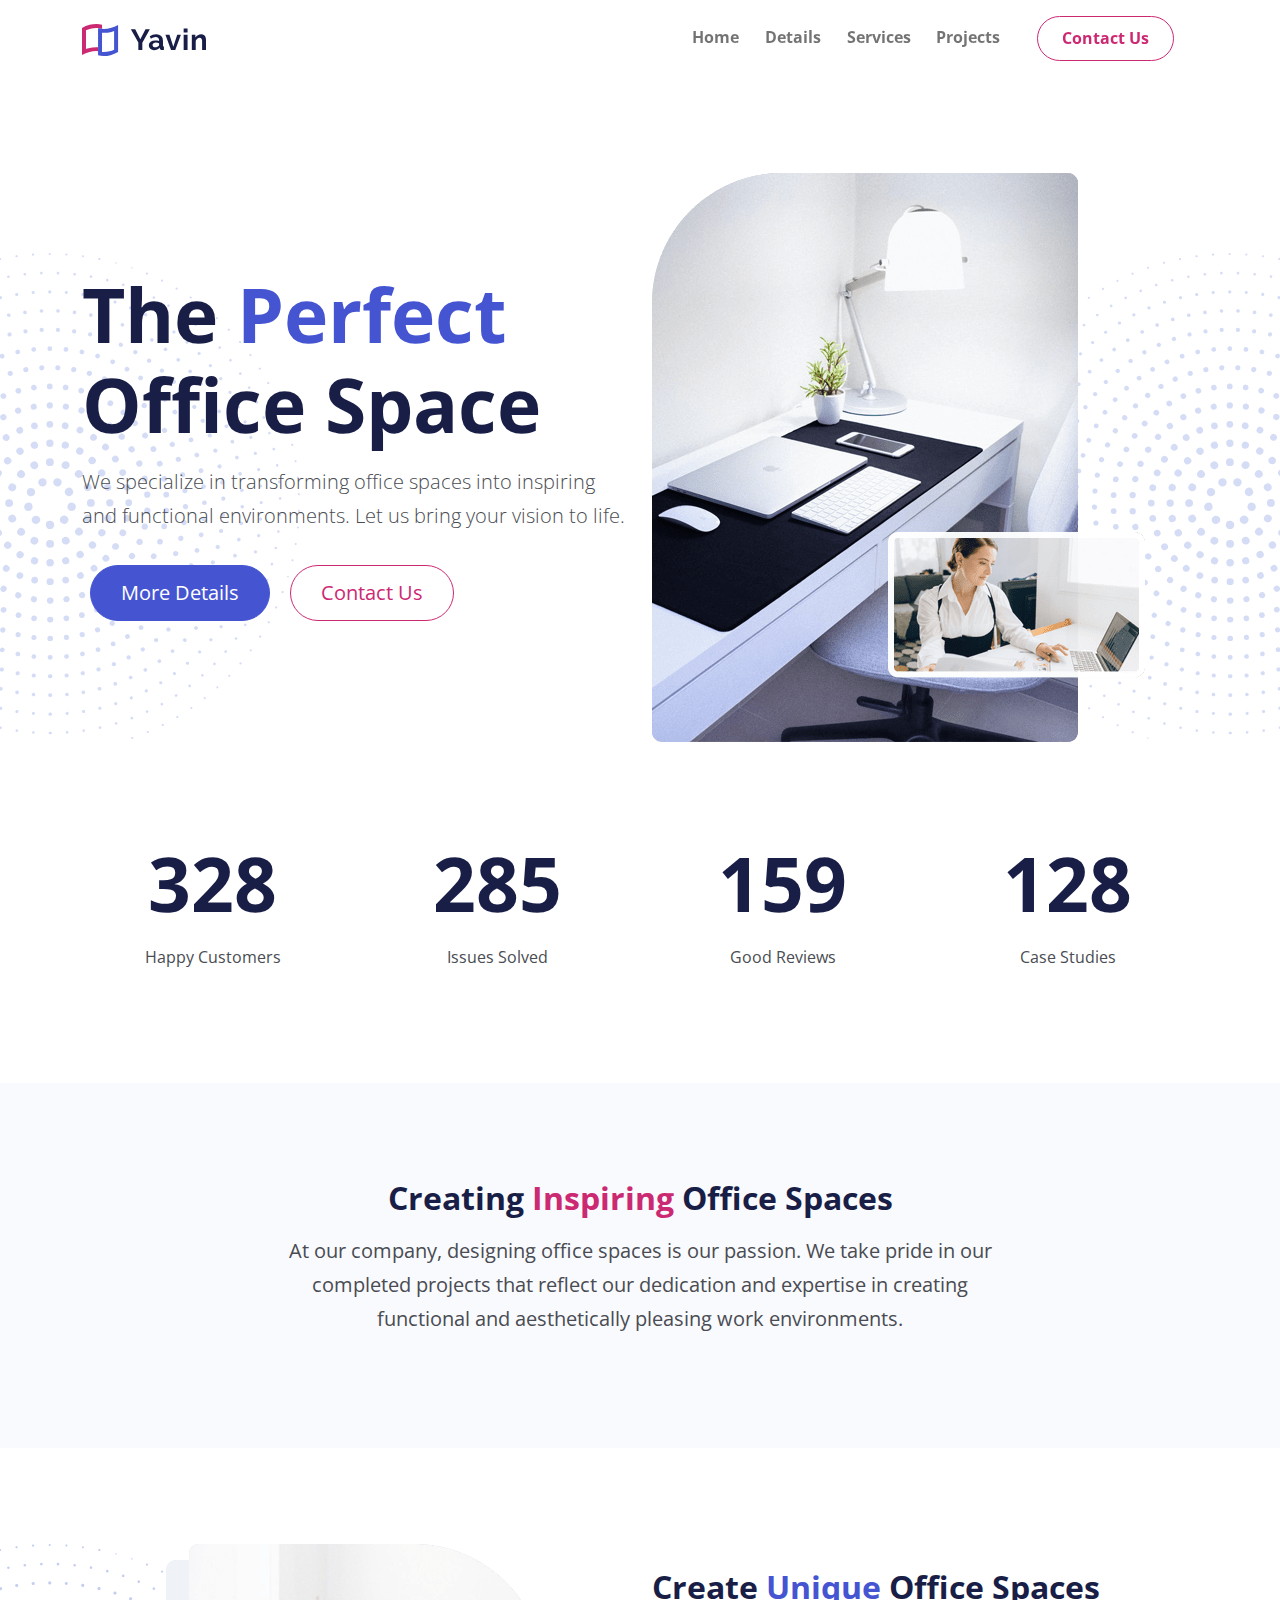
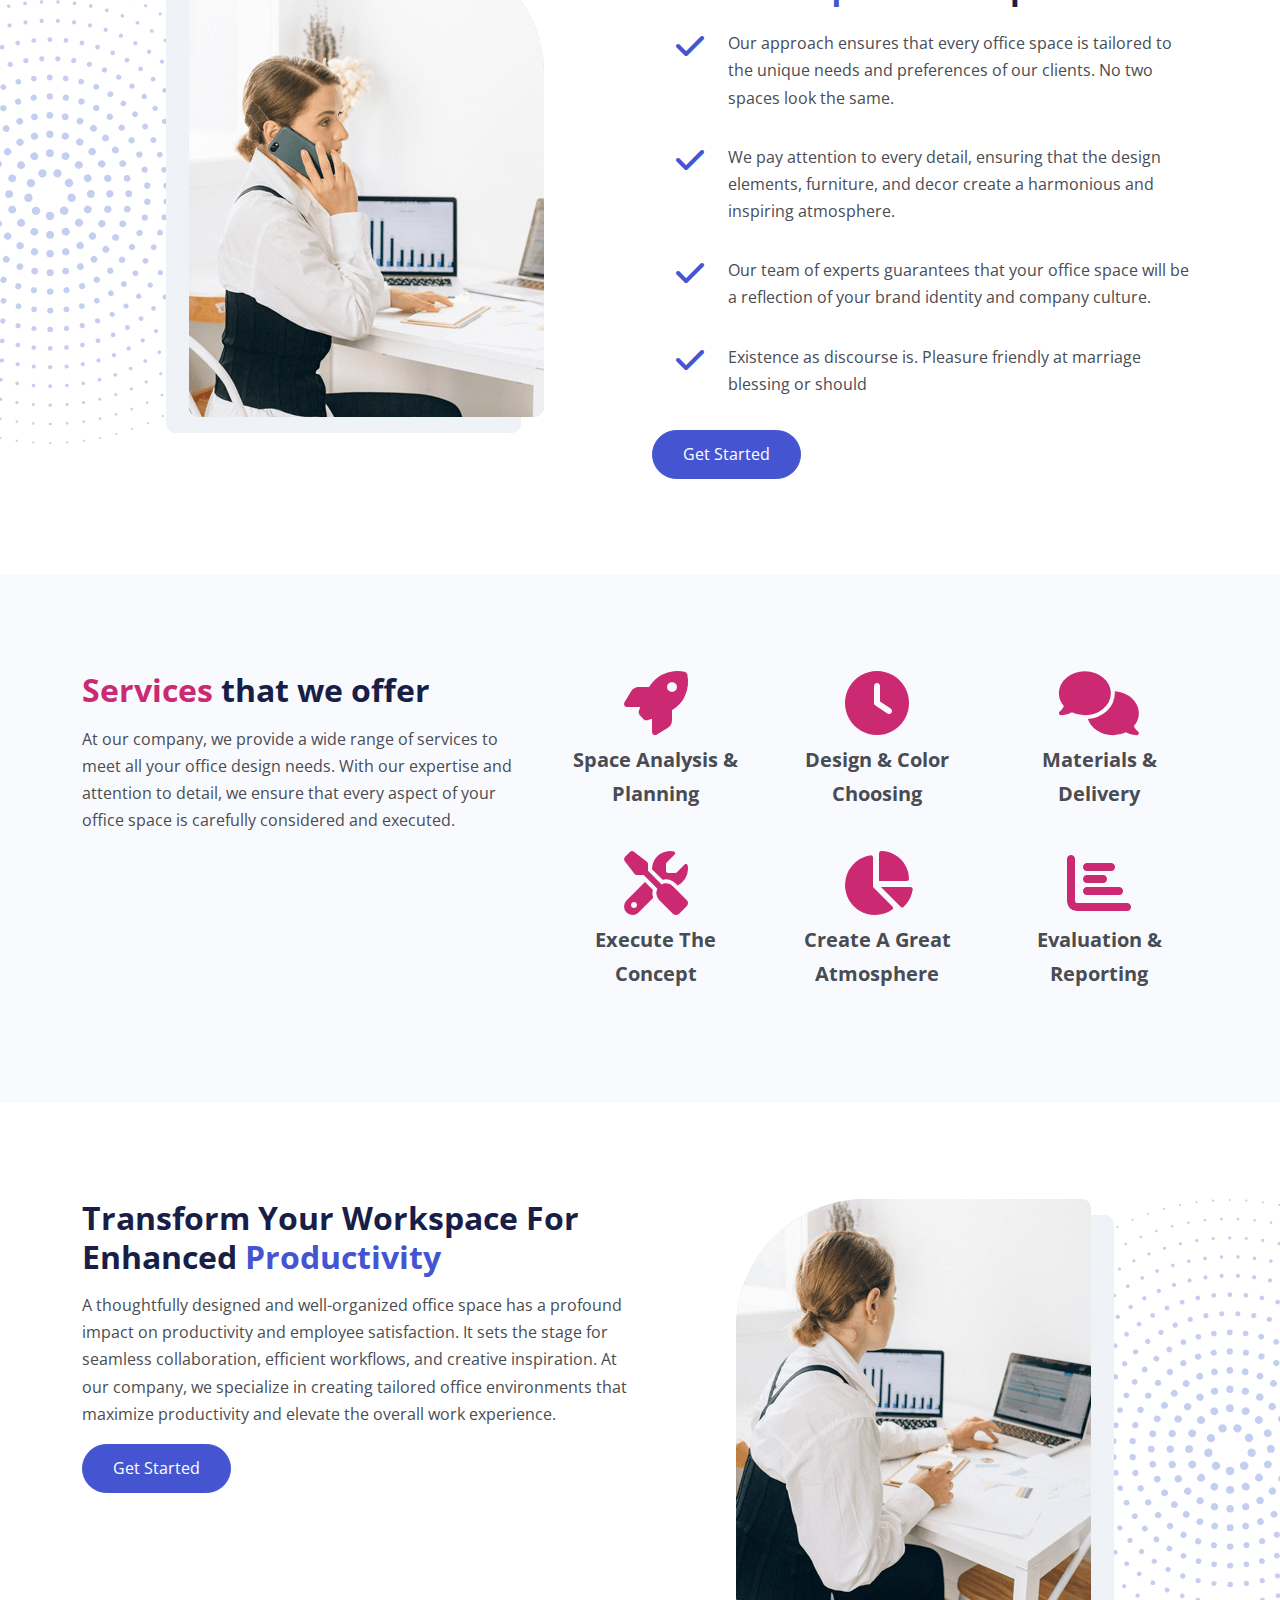
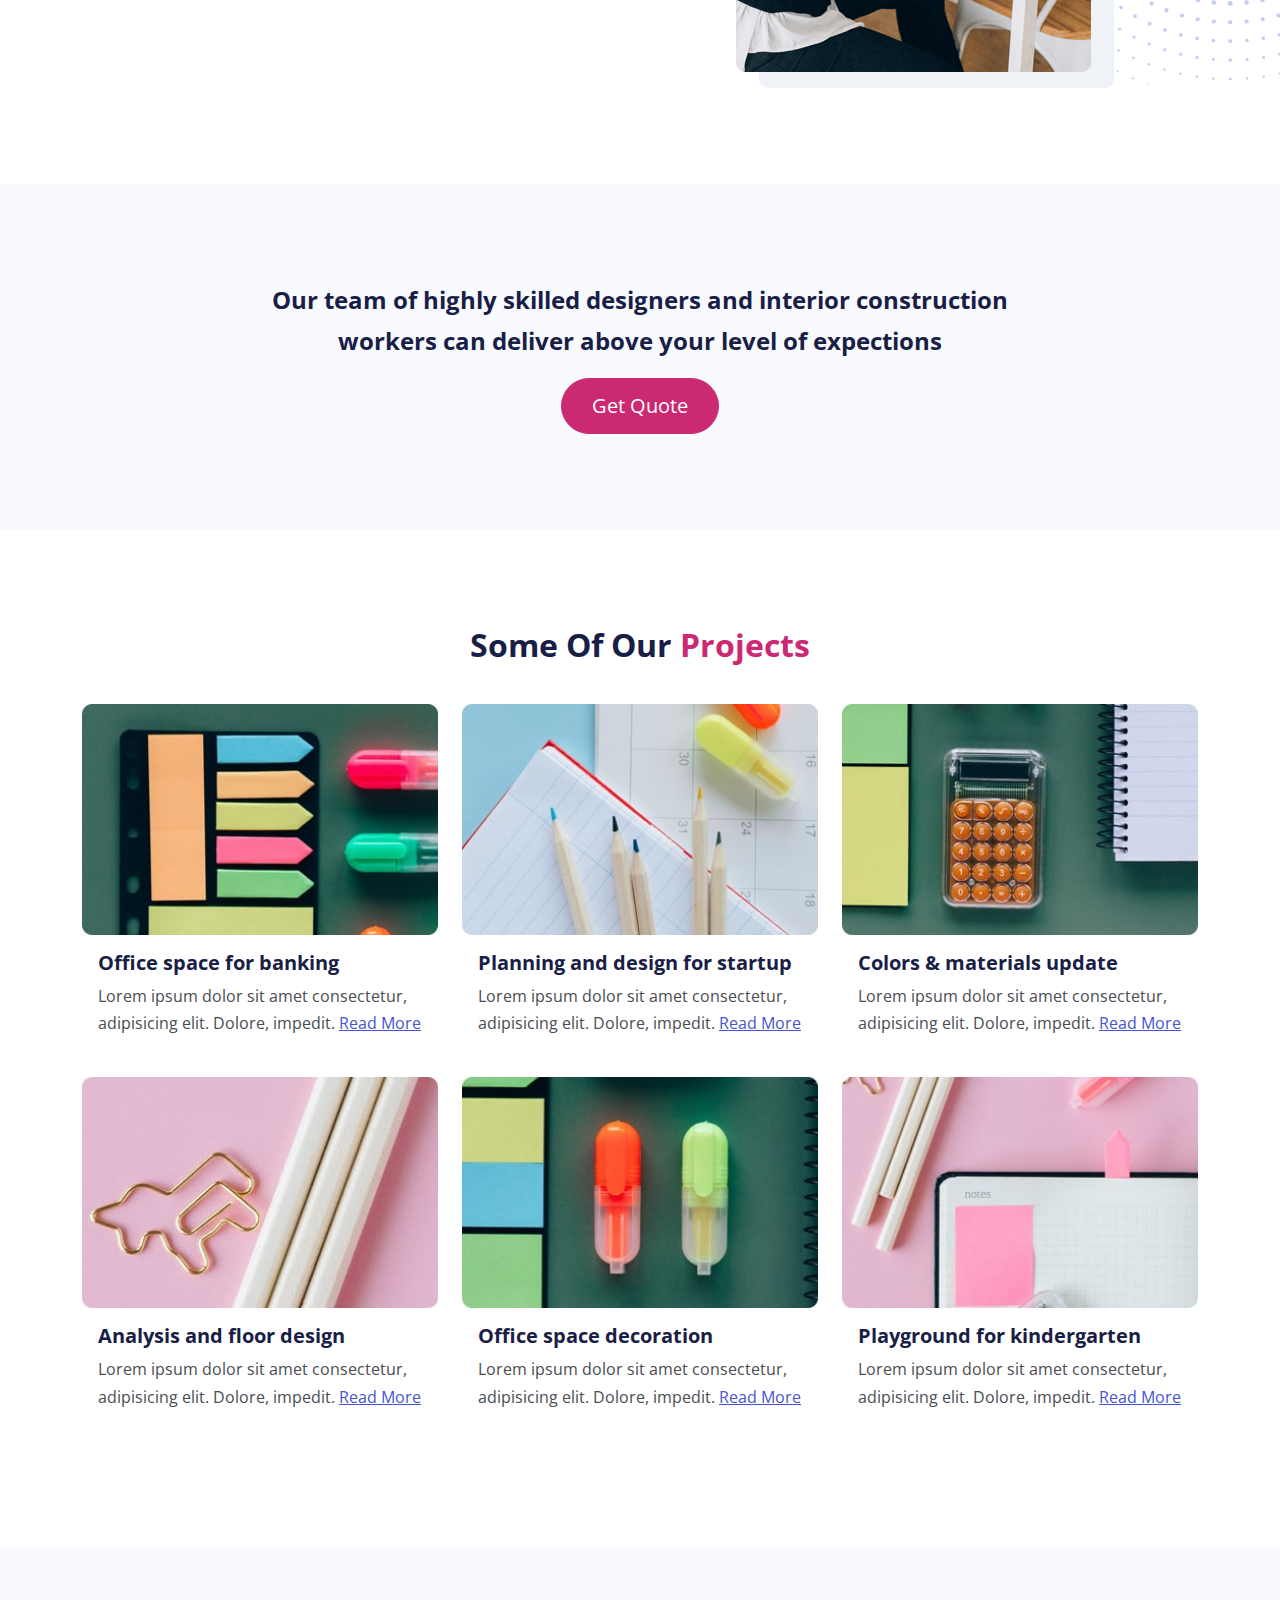
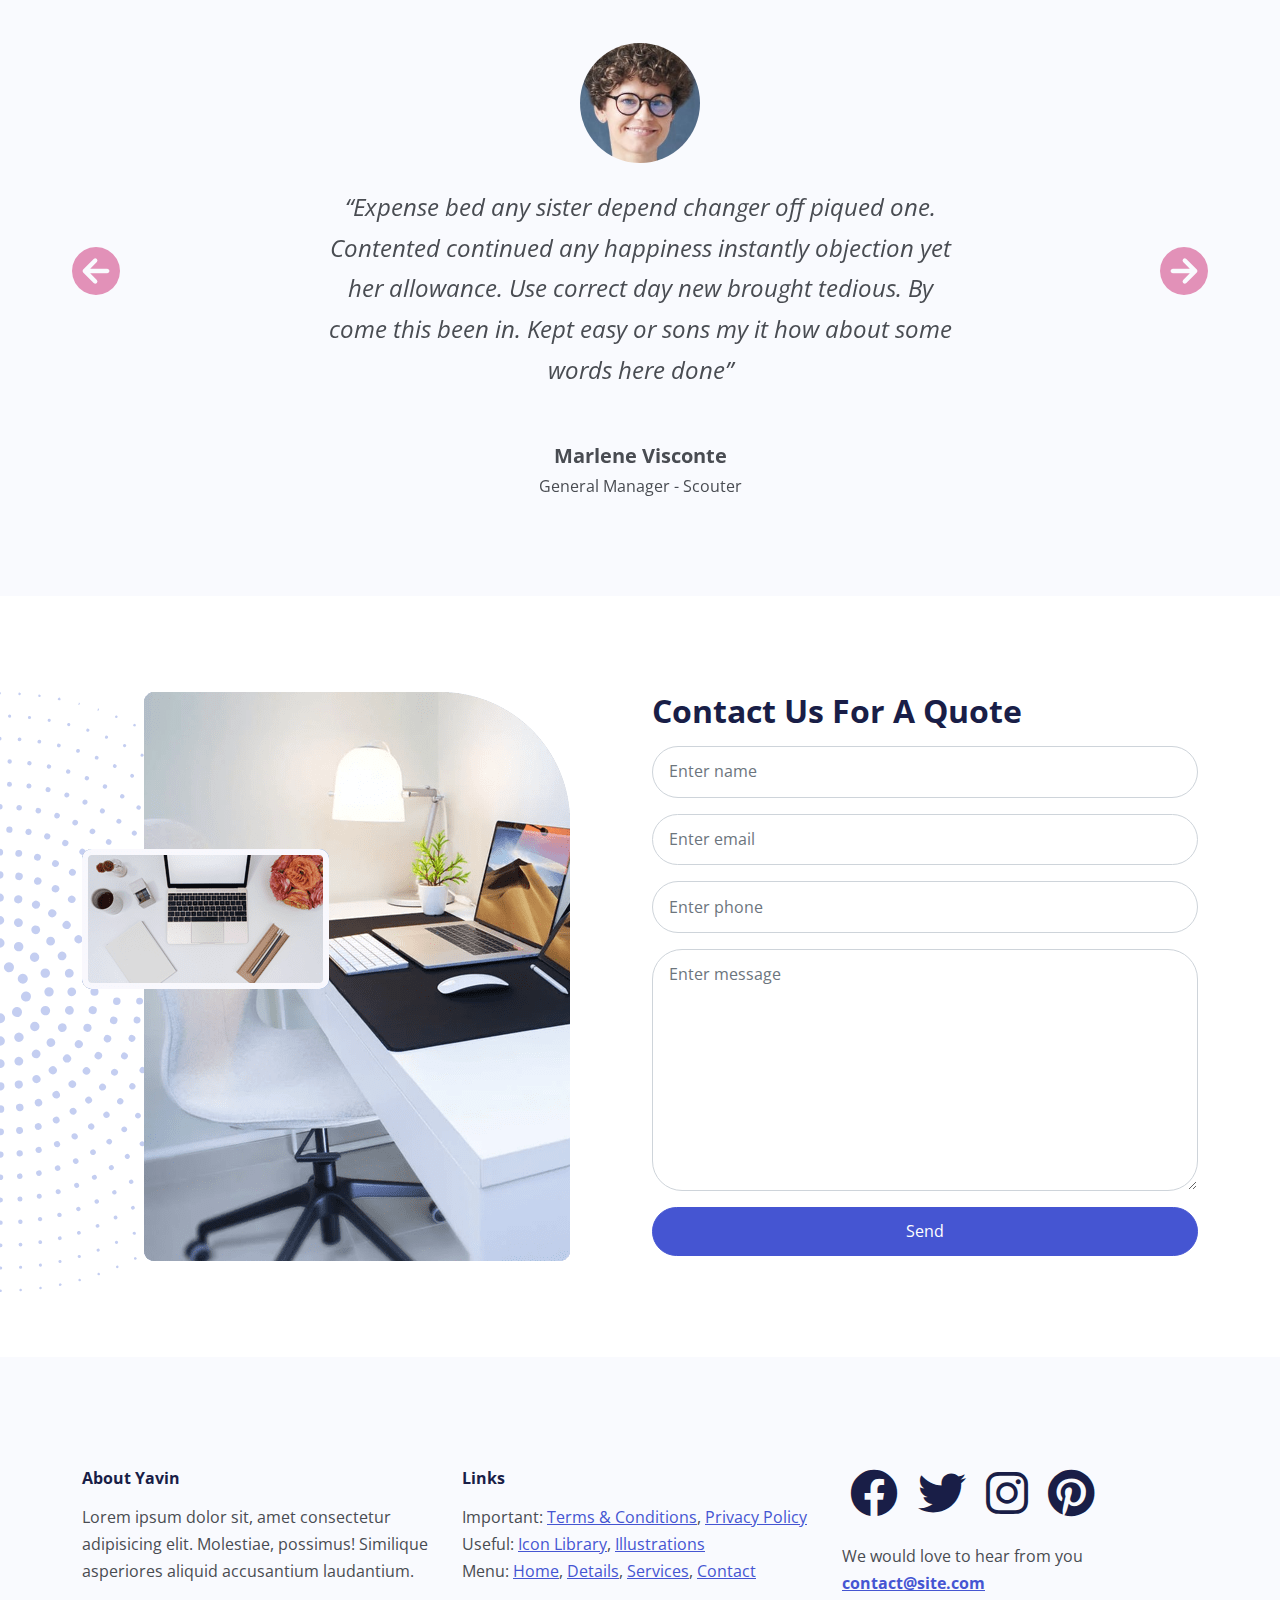
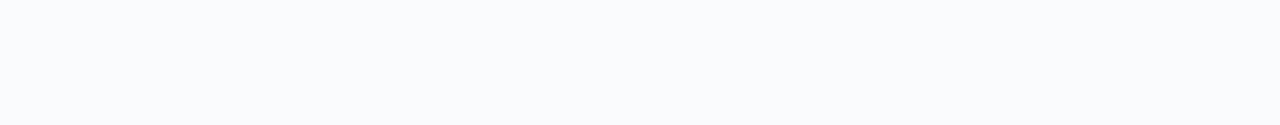
<file: yavin-website/index.html>
<!DOCTYPE html>
<html lang="en">
  <head>
    <meta charset="UTF-8" />
    <meta http-equiv="X-UA-Compatible" content="IE=edge" />
    <meta name="viewport" content="width=device-width, initial-scale=1.0" />
    <link rel="preconnect" href="https://fonts.googleapis.com" />
    <link rel="preconnect" href="https://fonts.gstatic.com" crossorigin />
    <link
      href="https://fonts.googleapis.com/css2?family=Open+Sans:wght@300;400;500;600;700&display=swap"
      rel="stylesheet"
    />
    <link rel="stylesheet" href="css/font-awesome.css" />
    <link rel="stylesheet" href="css/bootstrap.css" />
    <link rel="stylesheet" href="css/styles.css" />
    <link rel="icon" href="images/favicon.png" />
    <title>Yavin Office Design</title>
  </head>
  <body>
    <nav class="navbar navbar-expand-lg sticky-top navbar-light">
      <div class="container">
        <a class="navbar-brand" href="#">
          <img src="images/logo.svg" alt="" width="124" />
        </a>
        <button
          class="navbar-toggler"
          type="button"
          data-bs-toggle="collapse"
          data-bs-target="#navbarNavDropdown"
          aria-controls="navbarNavDropdown"
          aria-expanded="false"
          aria-label="Toggle navigation"
        >
          <span class="navbar-toggler-icon"></span>
        </button>
        <div class="collapse navbar-collapse" id="navbarNavDropdown">
          <ul class="navbar-nav ms-auto">
            <li class="nav-item">
              <a class="nav-link" aria-current="page" href="#">Home</a>
            </li>
            <li class="nav-item">
              <a class="nav-link" href="#details">Details</a>
            </li>
            <li class="nav-item">
              <a class="nav-link" href="#services">Services</a>
            </li>
            <li class="nav-item">
              <a class="nav-link" href="#projects">Projects</a>
            </li>
            <li class="nav-item">
              <a
                class="nav-link btn btn-outline-secondary px-4 mx-4"
                href="#contact"
                >Contact Us</a
              >
            </li>
          </ul>
        </div>
      </div>
    </nav>

    <!-- Header -->
    <header class="header position-relative mt-6 overflow-hidden">
      <img
        src="images/decoration-star.svg"
        alt=""
        class="decoration-star position-absolute"
      />
      <img
        src="images/decoration-star.svg"
        alt=""
        class="decoration-star-2 position-absolute"
      />
      <div class="container position-relative z-3">
        <div class="row">
          <div class="col-lg-6">
            <div class="mt-6">
              <h1 class="xl-text">
                The <span class="text-primary">Perfect</span> Office Space
              </h1>
              <p class="lead mb-4">
                We specialize in transforming office spaces into inspiring and
                functional environments. Let us bring your vision to life.
              </p>
              <a href="#introduction" class="btn btn-primary btn-lg m-2">
                More Details
              </a>
              <a href="#contact" class="btn btn-outline-secondary btn-lg m-2">
                Contact Us
              </a>
            </div>
          </div>
          <div class="col-lg-6">
            <div class="image-container">
              <img src="images/header.png" alt="" class="img-fluid" />
            </div>
          </div>
        </div>
      </div>
    </header>

    <!-- Stats -->
    <section id="stats" class="stats container">
      <div class="row my-6">
        <div class="col-md-3 col-sm-6 text-center">
          <h2 class="counter xl-text" data-target="328"></h2>
          <p>Happy Customers</p>
        </div>

        <div class="col-md-3 col-sm-6 text-center">
          <h2 class="counter xl-text" data-target="285"></h2>
          <p>Issues Solved</p>
        </div>

        <div class="col-md-3 col-sm-6 text-center">
          <h2 class="counter xl-text" data-target="159"></h2>
          <p>Good Reviews</p>
        </div>

        <div class="col-md-3 col-sm-6 text-center">
          <h2 class="counter xl-text" data-target="128"></h2>
          <p>Case Studies</p>
        </div>
      </div>
    </section>

    <!-- Introduction -->
    <section id="introduction" class="intro bg-light py-6">
      <div class="container">
        <div class="row">
          <div class="col-lg-8 offset-lg-2 text-center">
            <h2>
              Creating <span class="text-secondary">Inspiring</span> Office
              Spaces
            </h2>
            <p class="fs-5">
              At our company, designing office spaces is our passion. We take
              pride in our completed projects that reflect our dedication and
              expertise in creating functional and aesthetically pleasing work
              environments.
            </p>
          </div>
        </div>
      </div>
    </section>

    <!-- Details 1 -->
    <section
      id="details"
      class="details position-relative my-6 overflow-hidden"
    >
      <img
        src="images/decoration-star.svg"
        alt=""
        class="decoration-star position-absolute"
      />
      <div class="container position-relative z-3">
        <div class="row">
          <div class="col-lg-6">
            <div class="image-container d-flex justify-content-center">
              <img src="images/details-1.png" alt="" class="img-fluid" />
            </div>
          </div>
          <div class="col-lg-6">
            <div class="mt-4">
              <h2 class="mb-4">
                Create <span class="text-primary">Unique</span> Office Spaces
              </h2>
              <ul class="list-unstyled">
                <li class="d-flex mb-3">
                  <i class="fas fa-check text-primary fa-2x mx-4"></i>
                  <p>
                    Our approach ensures that every office space is tailored to
                    the unique needs and preferences of our clients. No two
                    spaces look the same.
                  </p>
                </li>
                <li class="d-flex mb-3">
                  <i class="fas fa-check text-primary fa-2x mx-4"></i>
                  <p>
                    We pay attention to every detail, ensuring that the design
                    elements, furniture, and decor create a harmonious and
                    inspiring atmosphere.
                  </p>
                </li>
                <li class="d-flex mb-3">
                  <i class="fas fa-check text-primary fa-2x mx-4"></i>
                  <p>
                    Our team of experts guarantees that your office space will
                    be a reflection of your brand identity and company culture.
                  </p>
                </li>
                <li class="d-flex mb-3">
                  <i class="fas fa-check text-primary fa-2x mx-4"></i>
                  <p>
                    Existence as discourse is. Pleasure friendly at marriage
                    blessing or should
                  </p>
                </li>
              </ul>
              <a href="article.html" class="btn btn-primary">Get Started</a>
            </div>
          </div>
        </div>
      </div>
    </section>

    <!-- Services -->
    <section id="services" class="services bg-light py-6">
      <div class="container">
        <div class="row">
          <div class="col-lg-5">
            <div class="text-container text-center text-lg-start">
              <h2>
                <span class="text-secondary">Services</span> that we offer
              </h2>
              <p>
                At our company, we provide a wide range of services to meet all
                your office design needs. With our expertise and attention to
                detail, we ensure that every aspect of your office space is
                carefully considered and executed.
              </p>
            </div>
          </div>
          <div class="col-lg-7">
            <div class="row mb-4">
              <div
                class="col-md-4 d-flex flex-column align-items-center text-center"
              >
                <i class="fas fa-rocket fa-4x text-secondary mb-2"></i>
                <p class="fs-5 fw-bold">Space Analysis & Planning</p>
              </div>
              <div
                class="col-md-4 d-flex flex-column align-items-center text-center"
              >
                <i class="fas fa-clock fa-4x text-secondary mb-2"></i>
                <p class="fs-5 fw-bold">Design & Color Choosing</p>
              </div>
              <div
                class="col-md-4 d-flex flex-column align-items-center text-center"
              >
                <i class="fas fa-comments fa-4x text-secondary mb-2"></i>
                <p class="fs-5 fw-bold">Materials & Delivery</p>
              </div>
            </div>
            <div class="row">
              <div
                class="col-md-4 d-flex flex-column align-items-center text-center"
              >
                <i class="fas fa-tools fa-4x text-secondary mb-2"></i>
                <p class="fs-5 fw-bold">Execute The Concept</p>
              </div>
              <div
                class="col-md-4 d-flex flex-column align-items-center text-center"
              >
                <i class="fas fa-chart-pie fa-4x text-secondary mb-2"></i>
                <p class="fs-5 fw-bold">Create A Great Atmosphere</p>
              </div>
              <div
                class="col-md-4 d-flex flex-column align-items-center text-center"
              >
                <i class="fas fa-chart-bar fa-4x text-secondary mb-2"></i>
                <p class="fs-5 fw-bold">Evaluation & Reporting</p>
              </div>
            </div>
          </div>
        </div>
      </div>
    </section>

    <!-- Details 2 -->
    <section class="details-2 position-relative my-6 overflow-hidden">
      <img
        src="images/decoration-star.svg"
        alt=""
        class="decoration-star position-absolute"
      />
      <div class="container position-relative z-3">
        <div class="row">
          <div class="col-lg-6">
            <div class="text-container text-center text-lg-start mb-4">
              <h2>
                Transform Your Workspace For Enhanced
                <span class="text-primary">Productivity</span>
              </h2>
              <p>
                A thoughtfully designed and well-organized office space has a
                profound impact on productivity and employee satisfaction. It
                sets the stage for seamless collaboration, efficient workflows,
                and creative inspiration. At our company, we specialize in
                creating tailored office environments that maximize productivity
                and elevate the overall work experience.
              </p>
              <a href="article.html" class="btn btn-primary">Get Started</a>
            </div>
          </div>
          <div class="col-lg-6">
            <div class="image-container d-flex justify-content-center">
              <img src="images/details-2.png" alt="" class="iimg-fluid" />
            </div>
          </div>
        </div>
      </div>
    </section>

    <!-- Get Quote -->
    <section class="get-quote bg-light py-6 text-center">
      <div class="container">
        <div class="row">
          <div class="col-lg-8 offset-lg-2">
            <h4 class="lh-base">
              Our team of highly skilled designers and interior construction
              workers can deliver above your level of expections
            </h4>
            <a href="#contact" class="btn btn-secondary btn-lg">Get Quote</a>
          </div>
        </div>
      </div>
    </section>

    <!-- Projects -->
    <section id="projects" class="projects py-6">
      <div class="container">
        <h2 class="text-center pb-4">
          Some Of Our <span class="text-secondary">Projects</span>
        </h2>
        <!-- Projects Row 1 -->
        <div class="row mb-4">
          <div class="col-md-4">
            <div class="card border-0">
              <img src="images/project-1.jpg" alt="" />
              <div class="card-body">
                <h5 class="card-title">Office space for banking</h5>
                <p class="card-text">
                  Lorem ipsum dolor sit amet consectetur, adipisicing elit.
                  Dolore, impedit.
                  <a href="article.html">Read More</a>
                </p>
              </div>
            </div>
          </div>
          <div class="col-md-4">
            <div class="card border-0">
              <img src="images/project-2.jpg" alt="" />
              <div class="card-body">
                <h5 class="card-title">Planning and design for startup</h5>
                <p class="card-text">
                  Lorem ipsum dolor sit amet consectetur, adipisicing elit.
                  Dolore, impedit.
                  <a href="article.html">Read More</a>
                </p>
              </div>
            </div>
          </div>
          <div class="col-md-4">
            <div class="card border-0">
              <img src="images/project-3.jpg" alt="" />
              <div class="card-body">
                <h5 class="card-title">Colors & materials update</h5>
                <p class="card-text">
                  Lorem ipsum dolor sit amet consectetur, adipisicing elit.
                  Dolore, impedit.
                  <a href="article.html">Read More</a>
                </p>
              </div>
            </div>
          </div>
        </div>

        <!-- Projects Row 2 -->
        <div class="row mb-4">
          <div class="col-md-4">
            <div class="card border-0">
              <img src="images/project-4.jpg" alt="" />
              <div class="card-body">
                <h5 class="card-title">Analysis and floor design</h5>
                <p class="card-text">
                  Lorem ipsum dolor sit amet consectetur, adipisicing elit.
                  Dolore, impedit.
                  <a href="article.html">Read More</a>
                </p>
              </div>
            </div>
          </div>
          <div class="col-md-4">
            <div class="card border-0">
              <img src="images/project-5.jpg" alt="" />
              <div class="card-body">
                <h5 class="card-title">Office space decoration</h5>
                <p class="card-text">
                  Lorem ipsum dolor sit amet consectetur, adipisicing elit.
                  Dolore, impedit.
                  <a href="article.html">Read More</a>
                </p>
              </div>
            </div>
          </div>
          <div class="col-md-4">
            <div class="card border-0">
              <img src="images/project-6.jpg" alt="" />
              <div class="card-body">
                <h5 class="card-title">Playground for kindergarten</h5>
                <p class="card-text">
                  Lorem ipsum dolor sit amet consectetur, adipisicing elit.
                  Dolore, impedit.
                  <a href="article.html">Read More</a>
                </p>
              </div>
            </div>
          </div>
        </div>
      </div>
    </section>

    <!-- Testimonials -->
    <section id="testimonials" class="testimonials bg-light py-6">
      <div id="testimonialCarousel" class="carousel slide">
        <div class="carousel-inner">
          <!-- Slide 1 -->
          <div class="carousel-item active">
            <div
              class="d-flex flex-column justify-content-center align-items-center text-center"
            >
              <img
                src="images/testimonial-1.jpg"
                alt=""
                class="rounded-circle"
                width="120"
              />
              <p class="w-50 my-4 fst-italic fs-4 mb-4">
                “Expense bed any sister depend changer off piqued one. Contented
                continued any happiness instantly objection yet her allowance.
                Use correct day new brought tedious. By come this been in. Kept
                easy or sons my it how about some words here done”
              </p>
              <div class="fw-bold fs-5 mt-4">Marlene Visconte</div>
              <div>General Manager - Scouter</div>
            </div>
          </div>

          <!-- Slide 2 -->
          <div class="carousel-item">
            <div
              class="d-flex flex-column justify-content-center align-items-center text-center"
            >
              <img
                src="images/testimonial-2.jpg"
                alt=""
                class="rounded-circle"
                width="120"
              />
              <p class="w-50 my-4 fst-italic fs-4 mb-4">
                “Expense bed any sister depend changer off piqued one. Contented
                continued any happiness instantly objection yet her allowance.
                Use correct day new brought tedious. By come this been in. Kept
                easy or sons my it how about some words here done”
              </p>
              <div class="fw-bold fs-5 mt-4">John Spiker</div>
              <div>Team Leader - Vanquish</div>
            </div>
          </div>
          <!-- Slide 1 -->
          <div class="carousel-item">
            <div
              class="d-flex flex-column justify-content-center align-items-center text-center"
            >
              <img
                src="images/testimonial-3.jpg"
                alt=""
                class="rounded-circle"
                width="120"
              />
              <p class="w-50 my-4 fst-italic fs-4 mb-4">
                “Expense bed any sister depend changer off piqued one. Contented
                continued any happiness instantly objection yet her allowance.
                Use correct day new brought tedious. By come this been in. Kept
                easy or sons my it how about some words here done”
              </p>
              <div class="fw-bold fs-5 mt-4">Stella Virtuoso</div>
              <div>Design Chief - Bikegirl</div>
            </div>
          </div>
        </div>
        <button
          class="carousel-control-prev"
          type="button"
          data-bs-target="#testimonialCarousel"
          data-bs-slide="prev"
        >
          <i class="fas fa-arrow-circle-left fa-3x text-secondary"></i>
        </button>
        <button
          class="carousel-control-next"
          type="button"
          data-bs-target="#testimonialCarousel"
          data-bs-slide="next"
        >
          <i class="fas fa-arrow-circle-right fa-3x text-secondary"></i>
        </button>
      </div>
    </section>

    <!-- Contact -->
    <section id="contact" class="contact my-6 position-relative">
      <img
        src="images/decoration-star.svg"
        alt=""
        class="decoration-star position-absolute"
      />

      <div class="container position-relative z-3">
        <div class="row">
          <div class="col-lg-6 d-none d-md-block">
            <div class="image-container">
              <img src="images/contact.png" alt="" class="img-fluid" />
            </div>
          </div>
          <div class="col-lg-6">
            <div class="text-container">
              <h2>Contact Us For A Quote</h2>

              <form>
                <div class="mb-3">
                  <input
                    type="text"
                    class="form-control"
                    placeholder="Enter name"
                  />
                </div>
                <div class="mb-3">
                  <input
                    type="email"
                    class="form-control"
                    placeholder="Enter email"
                  />
                </div>
                <div class="mb-3">
                  <input
                    type="text"
                    class="form-control"
                    placeholder="Enter phone"
                  />
                </div>
                <div class="mb-3">
                  <textarea
                    class="form-control"
                    placeholder="Enter message"
                    rows="8"
                  ></textarea>
                </div>
                <div class="d-grid gap-2">
                  <input
                    type="submit"
                    value="Send"
                    class="btn btn-primary btn-block"
                  />
                </div>
              </form>
            </div>
          </div>
        </div>
      </div>
    </section>

    <footer class="footer bg-light py-6">
      <div class="container">
        <div class="row">
          <div class="col-md-4 my-3">
            <h6>About Yavin</h6>
            <p>
              Lorem ipsum dolor sit, amet consectetur adipisicing elit.
              Molestiae, possimus! Similique asperiores aliquid accusantium
              laudantium.
            </p>
          </div>
          <div class="col-md-4 my-3">
            <h6>Links</h6>
            <ul class="list-unstyled">
              <li>
                Important: <a href="#">Terms & Conditions</a>,
                <a href="#">Privacy Policy</a>
              </li>
              <li>
                Useful: <a href="#">Icon Library</a>,
                <a href="#">Illustrations</a>
              </li>
              <li>
                Menu: <a href="#">Home</a>, <a href="#details">Details</a>,
                <a href="#services">Services</a>, <a href="#contact">Contact</a>
              </li>
            </ul>
          </div>
          <div class="col-md-4 my-3">
            <div class="mb-4">
              <a href="#" class="text-decoration-none">
                <i class="fab fa-facebook fa-3x text-dark mx-2"></i>
              </a>
              <a href="#" class="text-decoration-none">
                <i class="fab fa-twitter fa-3x text-dark mx-2"></i>
              </a>
              <a href="#" class="text-decoration-none">
                <i class="fab fa-instagram fa-3x text-dark mx-2"></i>
              </a>
              <a href="#" class="text-decoration-none">
                <i class="fab fa-pinterest fa-3x text-dark mx-2"></i>
              </a>
            </div>
            <p>
              We would love to hear from you
              <a href="mailto:contact@site.com"
                ><strong>contact@site.com</strong></a
              >
            </p>
          </div>
        </div>
      </div>
    </footer>

    <button id="to-top" class="to-top-btn">
      <img src="images/up-arrow.png" alt="" />
    </button>

    <script src="js/bootstrap.bundle.min.js"></script>
    <script src="js/script.js"></script>
  </body>
</html>
</file>
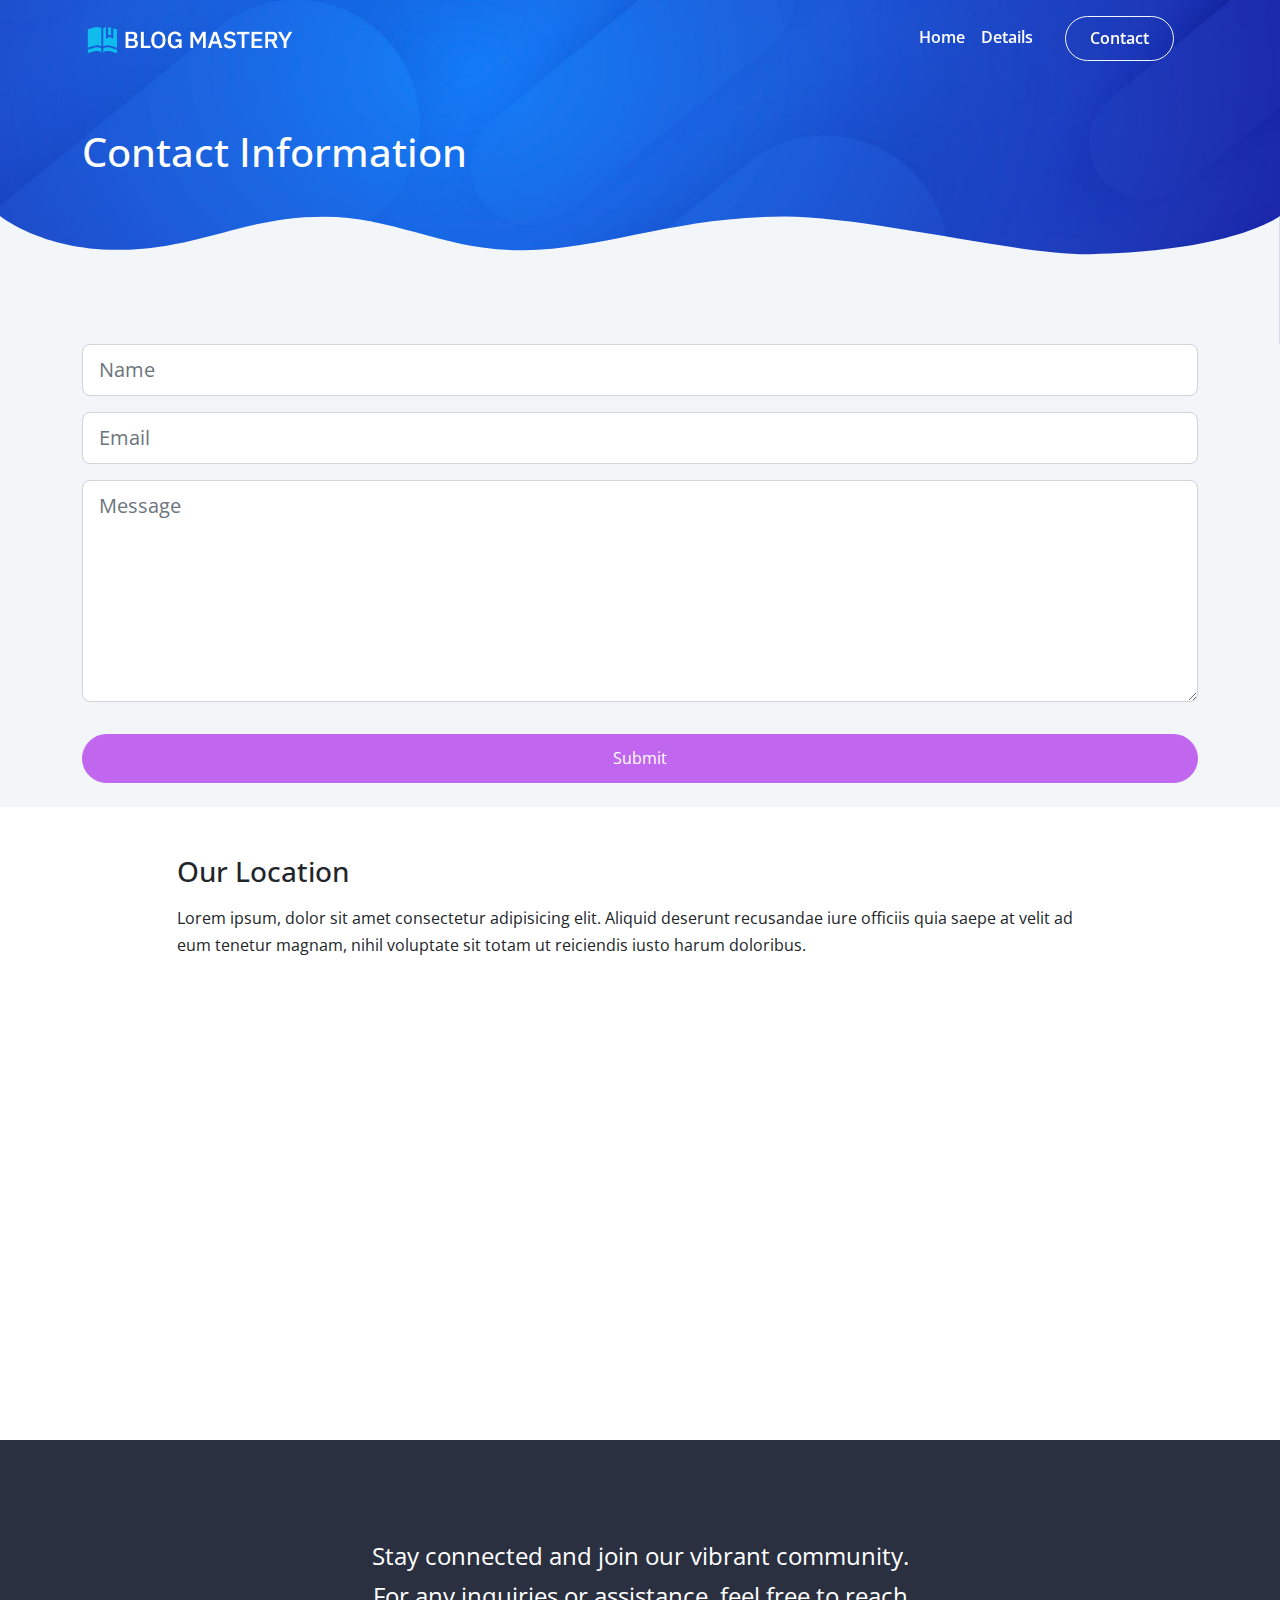
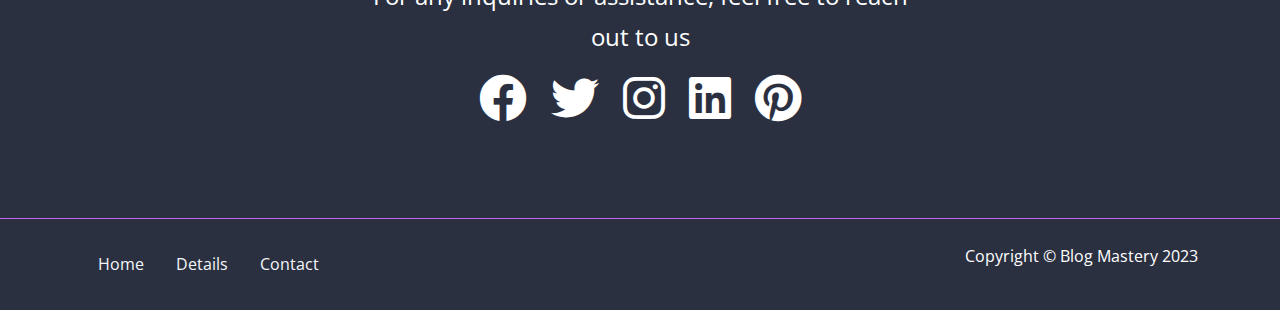
<file: ebook/contact.html>
<!DOCTYPE html>
<html lang="en">
  <head>
    <meta charset="UTF-8" />
    <meta http-equiv="X-UA-Compatible" content="IE=edge" />
    <meta name="viewport" content="width=device-width, initial-scale=1.0" />
    <meta name="description" content="Free Bootstrap Template">
    <meta name="keywords" content="HTML, CSS, JavaScript">
    <meta name="author" content="Resolution">
    <link rel='preconnect' href='https://fonts.gstatic.com' crossorigin>
    <link rel='preload' as='style' href='https://fonts.googleapis.com/css2?family=Open+Sans:ital,wght@0,400;0,600;0,700;1,400&display=swap'>
    <link
      href="https://fonts.googleapis.com/css2?family=Open+Sans:ital,wght@0,400;0,600;0,700;1,400&display=swap"
      rel="stylesheet"
    />
    <link rel="stylesheet" href="css/font-awesome.css" fetchpriority="low" />
    <link rel="stylesheet" href="css/bootstrap.css" fetchpriority="low" />
    <link rel="stylesheet" href="css/styles.css" />
    <link rel="icon" href="images/favicon.png" />
    <title>Free E-Book | Start Your Own Blog</title>
  </head>
  <body>
    <!-- Navigation -->
    <nav class="navbar navbar-expand-lg fixed-top navbar-dark">
      <div class="container">
        <a href="index.html" class="navbar-brand">
          <img src="images/logo.png" alt="Free E-Book Logo" width="225" height="26" />
        </a>
        <button
          class="navbar-toggler"
          type="button"
          data-bs-toggle="collapse"
          data-bs-target="#navbarNavDropdown"
          title="Navigation"
        >
          <span class="navbar-toggler-icon"></span>
        </button>
        <div class="collapse navbar-collapse" id="navbarNavDropdown">
          <ul class="navbar-nav ms-auto">
            <li class="nav-item">
              <a href="index.html" class="nav-link fw-semibold">Home</a>
            </li>
            <li class="nav-item">
              <a href="#details" class="nav-link fw-semibold">Details</a>
            </li>
            <li class="nav-item">
              <a
                href="contact.html"
                class="nav-link btn btn-outline-light fw-semibold px-4 mx-4"
                >Contact</a
              >
            </li>
          </ul>
        </div>
      </div>
    </nav>

    <!-- Header -->
    <header class="header">
      <!-- Hero -->
      <div class="hero text-white pt-7 pb-4">
        <div class="container-xl">
          <div class="row">
            <div class="col-12">
              <h1>Contact Information</h1>
            </div>
          </div>
        </div>
      </div>
      <svg
        class="frame-decoration"
        data-name="Layer 2"
        xmlns="http://www.w3.org/2000/svg"
        preserveAspectRatio="none"
        viewBox="0 0 1920 192.275"
      >
        <defs>
          <style>
            .cls-1 {
              fill: #f3f6f9;
            }
          </style>
        </defs>
        <title>frame-decoration</title>
        <path
          class="cls-1"
          d="M0,158.755s63.9,52.163,179.472,50.736c121.494-1.5,185.839-49.738,305.984-49.733,109.21,0,181.491,51.733,300.537,50.233,123.941-1.562,225.214-50.126,390.43-50.374,123.821-.185,353.982,58.374,458.976,56.373,217.907-4.153,284.6-57.236,284.6-57.236V351.03H0V158.755Z"
          transform="translate(0 -158.755)"
        />
      </svg>
    </header>

    <!-- Contact Form -->
    <section class="contact bg-light pb-4">
      <div class="container">
        <div class="row">
          <div class="col-12">
            <form action="https://formspree.io/f/mrgvnzvq" method="POST">
              <div class="mb-3">
                <input
                  type="text"
                  class="form-control form-control-lg"
                  name="name"
                  placeholder="Name"
                />
              </div>
              <div class="mb-3">
                <input
                  type="email"
                  class="form-control form-control-lg"
                  name="email"
                  placeholder="Email"
                />
              </div>
              <div class="mb-3">
                <textarea
                  class="form-control form-control-lg"
                  name="message"
                  rows="6"
                  placeholder="Message"
                ></textarea>
              </div>
              <div class="d-grid">
                <button title="Submit Contact" type="submit" class="btn btn-primary text-white mt-3">
                  Submit
                </button>
              </div>
            </form>
          </div>
        </div>
      </div>
    </section>

    <!-- Map -->
    <section class="location my-5">
      <div class="container">
        <div class="row">
          <div class="col-10 offset-1">
            <h2 class="h3">Our Location</h3>
            <p class="mb-4">
              Lorem ipsum, dolor sit amet consectetur adipisicing elit. Aliquid
              deserunt recusandae iure officiis quia saepe at velit ad eum
              tenetur magnam, nihil voluptate sit totam ut reiciendis iusto
              harum doloribus.
            </p>
            <div class="map">
              <iframe
                src="https://www.google.com/maps/embed?pb=!1m18!1m12!1m3!1d1241.5303553091994!2d-0.14076024298621118!3d51.51210217963597!2m3!1f0!2f0!3f0!3m2!1i1024!2i768!4f13.1!3m3!1m2!1s0x487604d502268421%3A0x6a7d62889992f993!2sRegent+St%2C+Soho%2C+London+W1B+5TH%2C+UK!5e0!3m2!1sen!2sro!4v1476174541049"
                allowfullscreen
              ></iframe>
            </div>
          </div>
        </div>
      </div>
    </section>

    <!-- Social -->
    <section class="social text-bg-dark py-6 overflow-hidden">
      <div class="container">
        <div class="row">
          <div class="col-md-6 offset-md-3 text-center fs-4">
            <p>
              Stay connected and join our vibrant community. For any inquiries
              or assistance, feel free to reach out to us
            </p>
            <div class="social-icons d-flex justify-content-center gap-4">
              <i class="fab fa-facebook fa-2x"></i>
              <i class="fab fa-twitter fa-2x"></i>
              <i class="fab fa-instagram fa-2x"></i>
              <i class="fab fa-linkedin fa-2x"></i>
              <i class="fab fa-pinterest fa-2x"></i>
            </div>
          </div>
        </div>
      </div>
    </section>

    <!-- Footer -->
    <footer class="border-top border-primary bg-dark text-white py-4">
      <div class="container">
        <div class="row">
          <div class="col-md-8">
            <ul class="nav">
              <li class="nav-item">
                <a href="index.html" class="nav-link link-light">Home</a>
              </li>
              <li class="nav-item">
                <a href="#details" class="nav-link link-light">Details</a>
              </li>
              <li class="nav-item">
                <a href="contact.html" class="nav-link link-light">Contact</a>
              </li>
            </ul>
          </div>
          <div class="col-md-4">
            <p class="text-end d-none d-md-block">
              Copyright &copy; Blog Mastery 2023
            </p>
          </div>
        </div>
      </div>
    </footer>

    <script src="js/bootstrap.bundle.min.js"></script>
    <script src="js/script.js"></script>
    <script>(function () { var widget = document.createElement('script'); widget.dataset.pfId = '2c844b44-7726-471c-836c-9917f47b6a47'; widget.src = 'https://widget.profeat.team/script/widget.js?id=2c844b44-7726-471c-836c-9917f47b6a47&now='+Date.now(); document.head.appendChild(widget); })()</script>
    <script type="text/javascript" async src="https://app.uiscom.ru/static/cs.min.js?k=cBvc4xD6cDzP6lA4OGzl8Y6phpPAWsZr"></script>
    <script>
      (function(w,d,n,c){w.CalltouchDataObject=n;w[n]=function(){w[n]["callbacks"].push(arguments)};if(!w[n]["callbacks"]){w[n]["callbacks"]=[]}w[n]["loaded"]=false;if(typeof c!=="object"){c=[c]}w[n]["counters"]=c;for(var i=0;i<c.length;i+=1){p(c[i])}function p(cId){var a=d.getElementsByTagName("script")[0],s=d.createElement("script"),i=function(){a.parentNode.insertBefore(s,a)},m=typeof Array.prototype.find === 'function',n=m?"init-min.js":"init.js";s.async=true;s.src="https://mod.calltouch.ru/"+n+"?id="+cId;if(w.opera=="[object Opera]"){d.addEventListener("DOMContentLoaded",i,false)}else{i()}}})(window,document,"ct","9o3490hs");
      </script>
      <!-- calltouch -->
  </body>
</html>
</file>
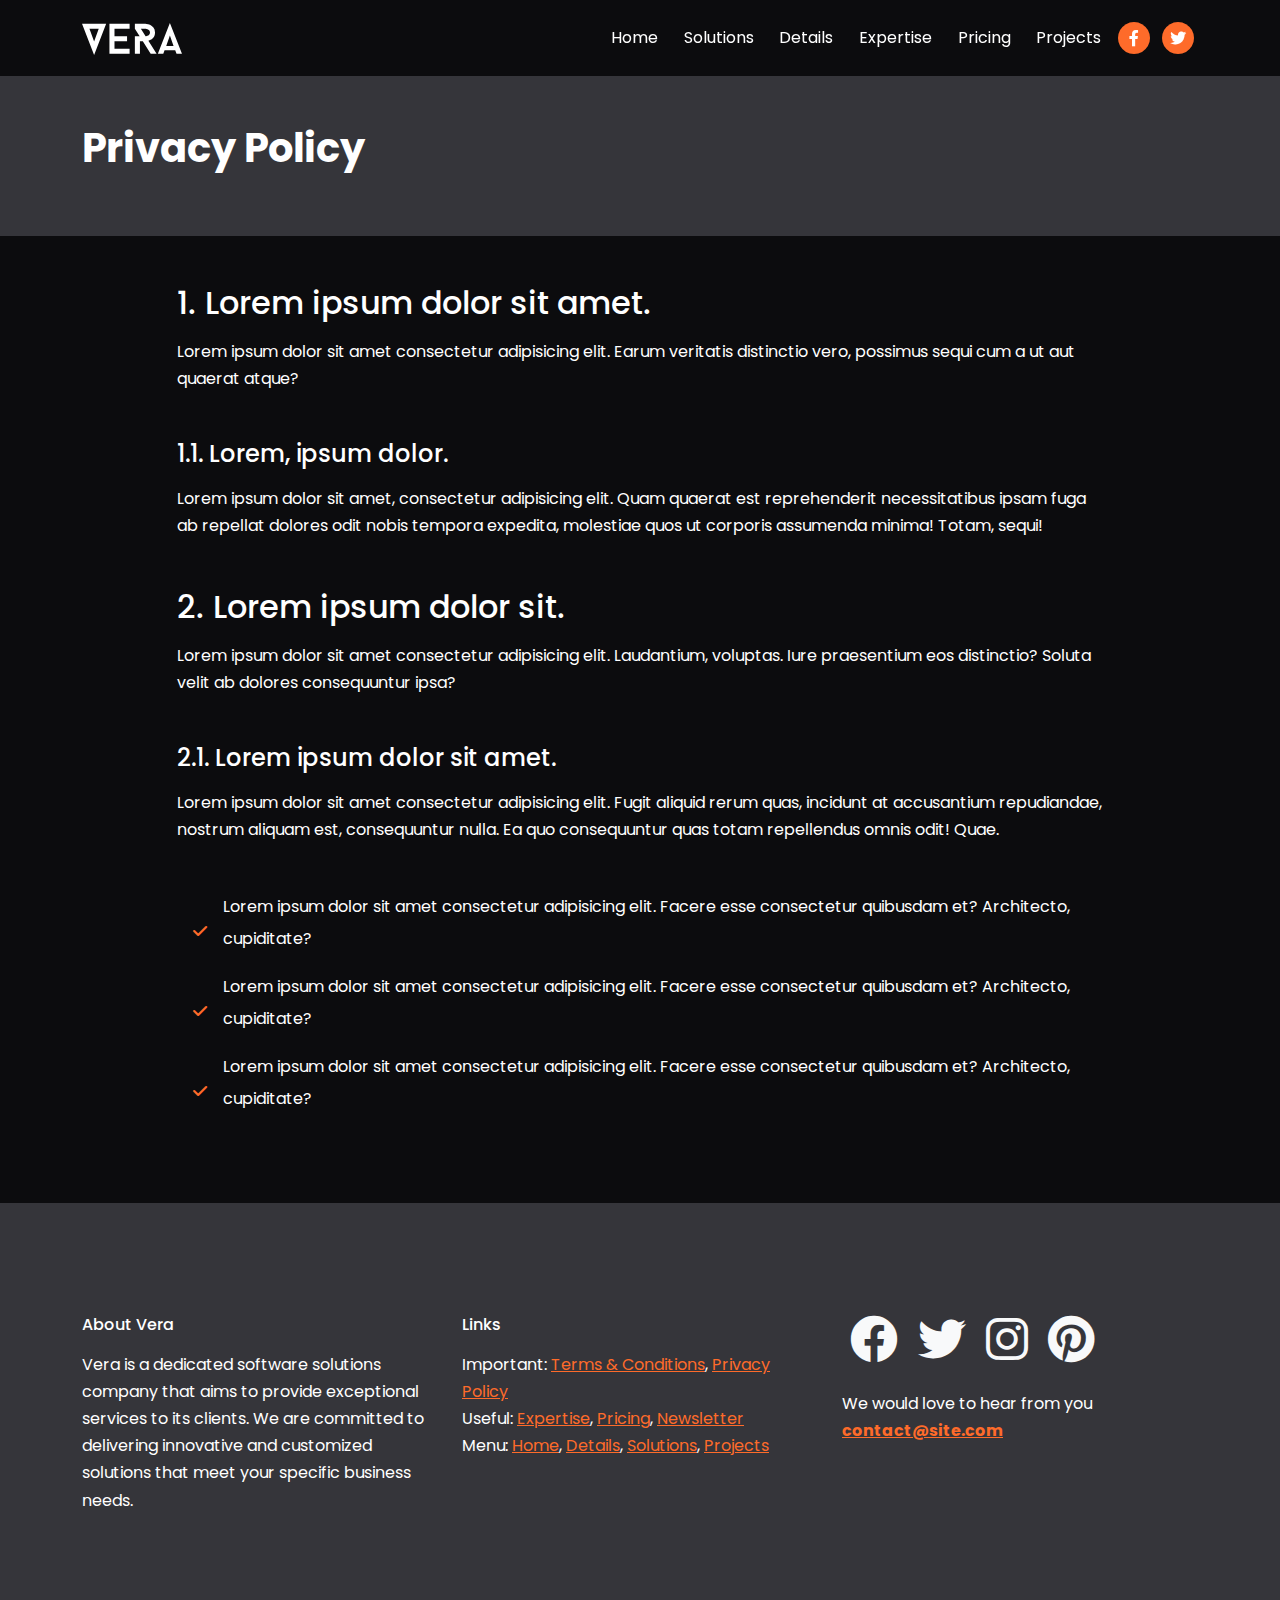
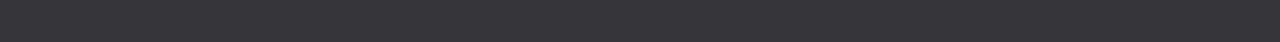
<file: vera-website/privacy.html>
<!DOCTYPE html>
<html lang="en">
  <head>
    <meta charset="UTF-8" />
    <meta http-equiv="X-UA-Compatible" content="IE=edge" />
    <meta name="viewport" content="width=device-width, initial-scale=1.0" />
    <link rel="preconnect" href="https://fonts.googleapis.com" />
    <link rel="preconnect" href="https://fonts.gstatic.com" crossorigin />
    <link
      href="https://fonts.googleapis.com/css2?family=Poppins:wght@300;400;600;700&display=swap"
      rel="stylesheet"
    />
    <link rel="stylesheet" href="css/font-awesome.css" />
    <link rel="stylesheet" href="css/bootstrap.css" />
    <link rel="stylesheet" href="css/styles.css" />
    <link rel="icon" href="images/favicon.png" />
    <title>Welcome To Vera</title>
  </head>
  <body>
    <nav class="navbar navbar-expand-lg sticky-top navbar-dark">
      <div class="container">
        <a class="navbar-brand" href="index.html">
          <img src="images/logo.svg" alt="" width="100" />
        </a>
        <button
          class="navbar-toggler"
          type="button"
          data-bs-toggle="collapse"
          data-bs-target="#navbarNavDropdown"
          aria-controls="navbarNavDropdown"
          aria-expanded="false"
          aria-label="Toggle navigation"
        >
          <span class="navbar-toggler-icon"></span>
        </button>
        <div class="collapse navbar-collapse" id="navbarNavDropdown">
          <ul class="navbar-nav ms-auto">
            <li class="nav-item">
              <a class="nav-link" aria-current="page" href="index.html">Home</a>
            </li>
            <li class="nav-item">
              <a class="nav-link" href="index.html#solutions">Solutions</a>
            </li>
            <li class="nav-item">
              <a class="nav-link" href="index.html#details">Details</a>
            </li>
            <li class="nav-item">
              <a class="nav-link" href="index.html#expertise">Expertise</a>
            </li>
            <li class="nav-item">
              <a class="nav-link" href="index.html#pricing">Pricing</a>
            </li>
            <li class="nav-item">
              <a class="nav-link" href="index.html#projects">Projects</a>
            </li>
          </ul>
          <span class="nav-item">
            <span class="fa-stack">
              <a href="https://facebook.com" target="_blank">
                <i class="fas fa-circle fa-stack-2x"></i>
                <i class="fab fa-facebook-f fa-stack-1x text-white"></i>
              </a>
            </span>
            <span class="fa-stack">
              <a href="https://twitter.com" target="_blank">
                <i class="fas fa-circle fa-stack-2x"></i>
                <i class="fab fa-twitter fa-stack-1x text-white"></i>
              </a>
            </span>
          </span>
        </div>
      </div>
    </nav>

    <!-- Header -->
    <header class="bg-secondary p-5">
      <div class="container">
        <div class="row">
          <div class="col-12">
            <h1 class="fw-bold">Privacy Policy</h1>
          </div>
        </div>
      </div>
    </header>

    <!-- Page Content -->
    <section class="my-5">
      <div class="container">
        <div class="row">
          <div class="col-lg-10 offset-lg-1">
            <h2>1. Lorem ipsum dolor sit amet.</h2>
            <p class="mb-5">
              Lorem ipsum dolor sit amet consectetur adipisicing elit. Earum
              veritatis distinctio vero, possimus sequi cum a ut aut quaerat
              atque?
            </p>
            <h4>1.1. Lorem, ipsum dolor.</h4>
            <p class="mb-5">
              Lorem ipsum dolor sit amet, consectetur adipisicing elit. Quam
              quaerat est reprehenderit necessitatibus ipsam fuga ab repellat
              dolores odit nobis tempora expedita, molestiae quos ut corporis
              assumenda minima! Totam, sequi!
            </p>
            <h2>2. Lorem ipsum dolor sit.</h2>
            <p class="mb-5">
              Lorem ipsum dolor sit amet consectetur adipisicing elit.
              Laudantium, voluptas. Iure praesentium eos distinctio? Soluta
              velit ab dolores consequuntur ipsa?
            </p>
            <h4>2.1. Lorem ipsum dolor sit amet.</h4>
            <p class="mb-5">
              Lorem ipsum dolor sit amet consectetur adipisicing elit. Fugit
              aliquid rerum quas, incidunt at accusantium repudiandae, nostrum
              aliquam est, consequuntur nulla. Ea quo consequuntur quas totam
              repellendus omnis odit! Quae.
            </p>
            <ul class="list-unstyled mb-4 lh-lg">
              <li class="d-flex align-items-center">
                <i class="fas fa-check text-primary mx-3"></i>
                <p>
                  Lorem ipsum dolor sit amet consectetur adipisicing elit.
                  Facere esse consectetur quibusdam et? Architecto, cupiditate?
                </p>
              </li>
              <li class="d-flex align-items-center">
                <i class="fas fa-check text-primary mx-3"></i>
                <p>
                  Lorem ipsum dolor sit amet consectetur adipisicing elit.
                  Facere esse consectetur quibusdam et? Architecto, cupiditate?
                </p>
              </li>
              <li class="d-flex align-items-center">
                <i class="fas fa-check text-primary mx-3"></i>
                <p>
                  Lorem ipsum dolor sit amet consectetur adipisicing elit.
                  Facere esse consectetur quibusdam et? Architecto, cupiditate?
                </p>
              </li>
            </ul>
          </div>
        </div>
      </div>
    </section>

    <!-- Footer -->
    <footer class="footer bg-secondary py-6">
      <div class="container">
        <div class="row">
          <div class="col-md-4 my-3">
            <h6>About Vera</h6>
            <p>
              Vera is a dedicated software solutions company that aims to
              provide exceptional services to its clients. We are committed to
              delivering innovative and customized solutions that meet your
              specific business needs.
            </p>
          </div>
          <div class="col-md-4 my-3">
            <h6>Links</h6>
            <ul class="list-unstyled">
              <li>
                Important: <a href="#">Terms & Conditions</a>,
                <a href="privacy.html">Privacy Policy</a>
              </li>
              <li>
                Useful: <a href="index.html#expertise">Expertise</a>,
                <a href="index.html#pricing">Pricing</a>,
                <a href="index.html#newsletter">Newsletter</a>
              </li>
              <li>
                Menu: <a href="index.html">Home</a>,
                <a href="index.html#details">Details</a>,
                <a href="index.html#solutions">Solutions</a>,
                <a href="index.html#projects">Projects</a>
              </li>
            </ul>
          </div>
          <div class="col-md-4 my-3">
            <div class="mb-4">
              <a href="#" class="text-decoration-none">
                <i class="fab fa-facebook fa-3x text-light mx-2"></i>
              </a>
              <a href="#" class="text-decoration-none">
                <i class="fab fa-twitter fa-3x text-light mx-2"></i>
              </a>
              <a href="#" class="text-decoration-none">
                <i class="fab fa-instagram fa-3x text-light mx-2"></i>
              </a>
              <a href="#" class="text-decoration-none">
                <i class="fab fa-pinterest fa-3x text-light mx-2"></i>
              </a>
            </div>
            <p>
              We would love to hear from you
              <a href="mailto:contact@site.com"
                ><strong>contact@site.com</strong></a
              >
            </p>
          </div>
        </div>
      </div>
    </footer>

    <script src="js/replaceme.min.js"></script>
    <script src="js/bootstrap.bundle.min.js"></script>
    <script src="js/script.js"></script>
  </body>
</html>
</file>
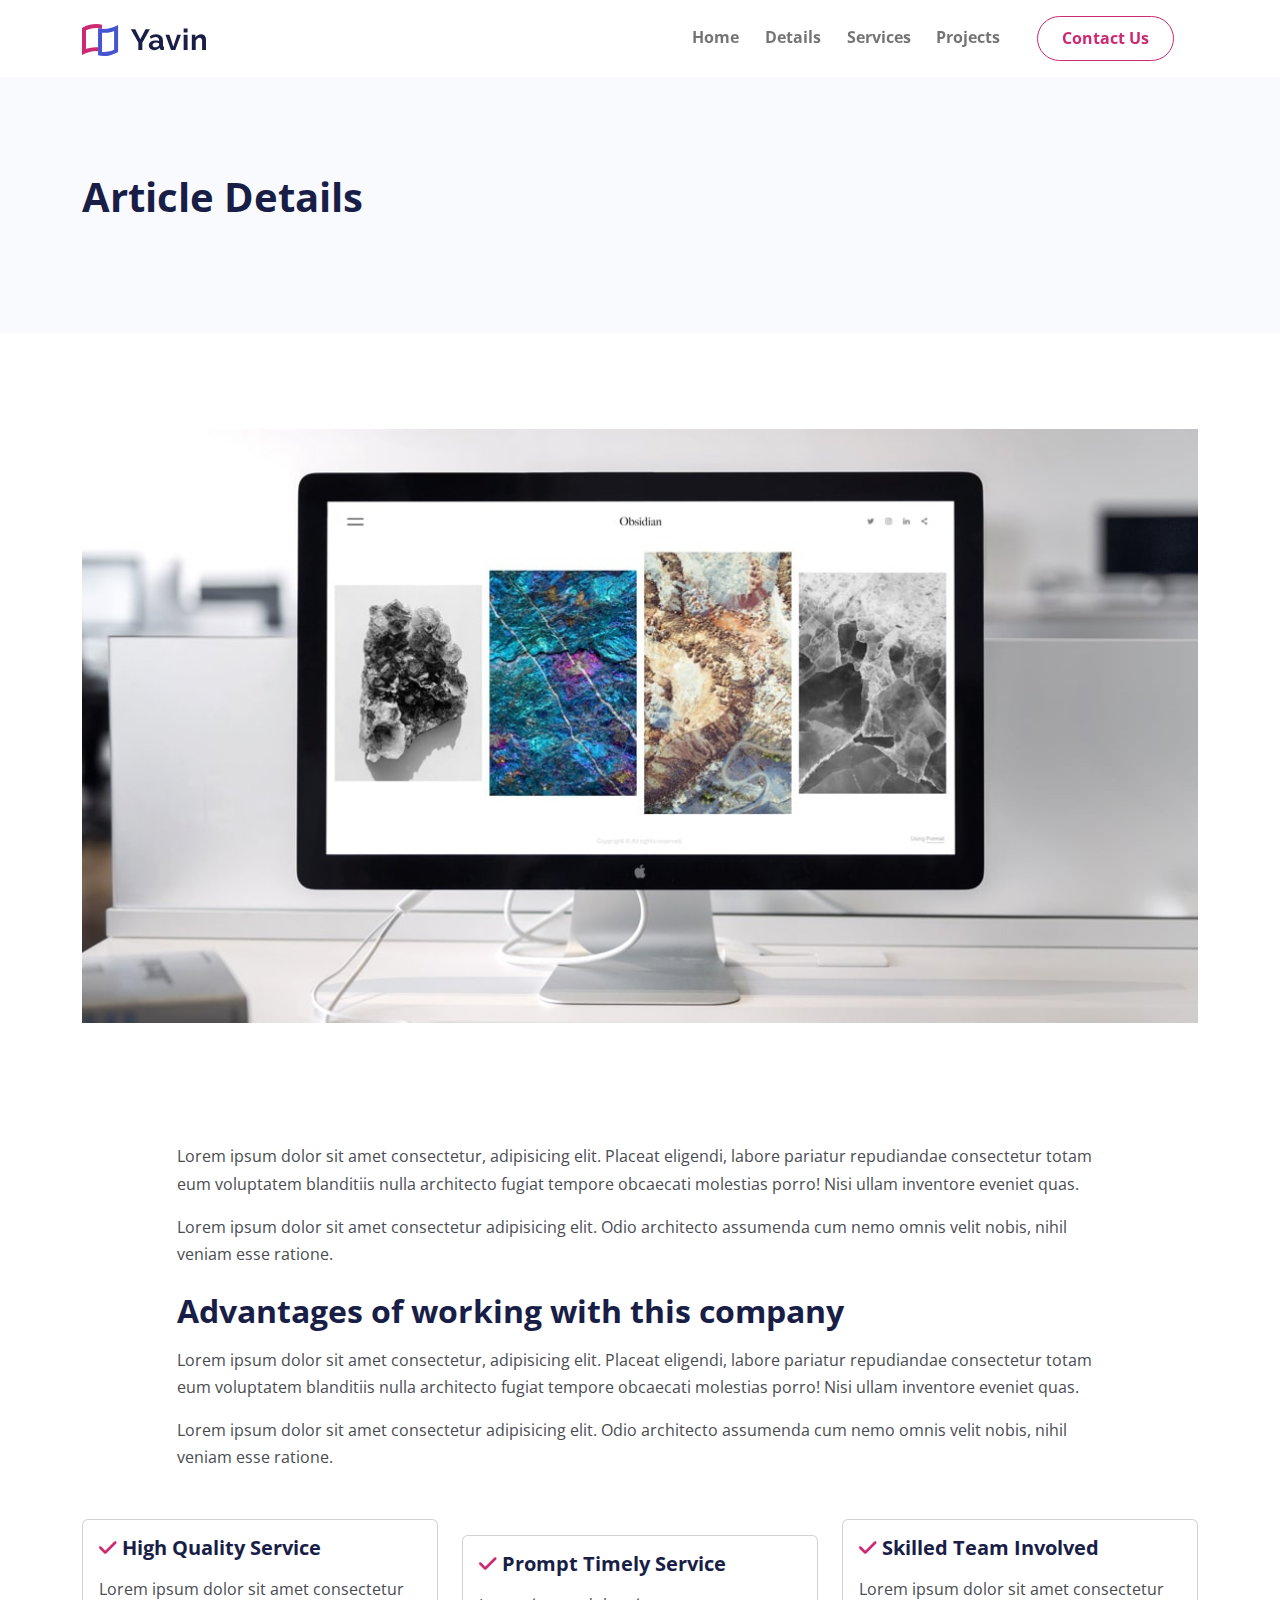
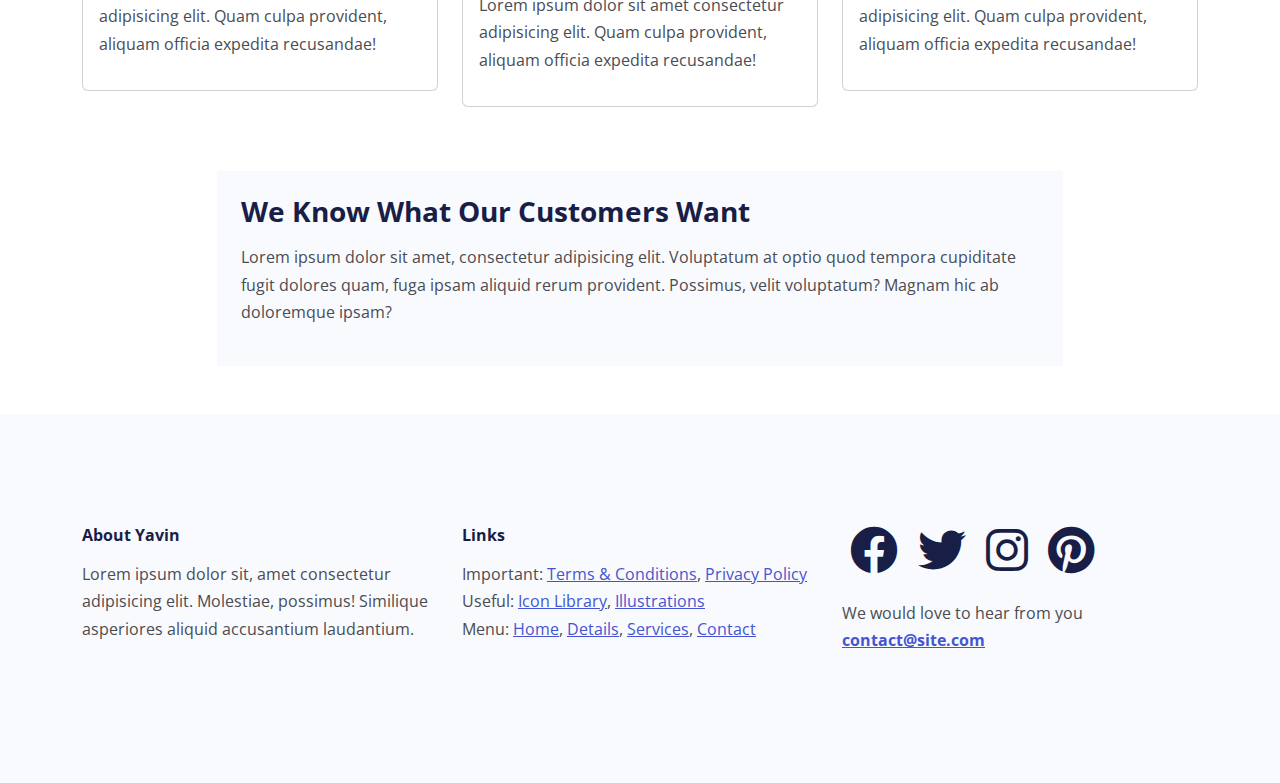
<file: yavin-website/article.html>
<!DOCTYPE html>
<html lang="en">
  <head>
    <meta charset="UTF-8" />
    <meta http-equiv="X-UA-Compatible" content="IE=edge" />
    <meta name="viewport" content="width=device-width, initial-scale=1.0" />
    <link rel="preconnect" href="https://fonts.googleapis.com" />
    <link rel="preconnect" href="https://fonts.gstatic.com" crossorigin />
    <link
      href="https://fonts.googleapis.com/css2?family=Open+Sans:wght@300;400;500;600;700&display=swap"
      rel="stylesheet"
    />
    <link rel="stylesheet" href="css/font-awesome.css" />
    <link rel="stylesheet" href="css/bootstrap.css" />
    <link rel="stylesheet" href="css/styles.css" />
    <link rel="icon" href="images/favicon.png" />
    <title>Yavin Office Design</title>
  </head>
  <body>
    <nav class="navbar navbar-expand-lg sticky-top navbar-light">
      <div class="container">
        <a class="navbar-brand" href="index.html">
          <img src="images/logo.svg" alt="" width="124" />
        </a>
        <button
          class="navbar-toggler"
          type="button"
          data-bs-toggle="collapse"
          data-bs-target="#navbarNavDropdown"
          aria-controls="navbarNavDropdown"
          aria-expanded="false"
          aria-label="Toggle navigation"
        >
          <span class="navbar-toggler-icon"></span>
        </button>
        <div class="collapse navbar-collapse" id="navbarNavDropdown">
          <ul class="navbar-nav ms-auto">
            <li class="nav-item">
              <a class="nav-link" aria-current="page" href="index.html">Home</a>
            </li>
            <li class="nav-item">
              <a class="nav-link" href="#details">Details</a>
            </li>
            <li class="nav-item">
              <a class="nav-link" href="#services">Services</a>
            </li>
            <li class="nav-item">
              <a class="nav-link" href="#projects">Projects</a>
            </li>
            <li class="nav-item">
              <a
                class="nav-link btn btn-outline-secondary px-4 mx-4"
                href="#contact"
                >Contact Us</a
              >
            </li>
          </ul>
        </div>
      </div>
    </nav>

    <!-- Header -->
    <header class="bg-light py-6">
      <div class="container">
        <h1>Article Details</h1>
      </div>
    </header>

    <!-- Image -->
    <section>
      <div class="container">
        <img src="images/article-details-large.jpg" alt="" class="w-100 my-6" />
      </div>
    </section>

    <!-- Basic Text -->
    <section class="pt-4">
      <div class="container">
        <div class="row">
          <div class="col-lg-10 offset-lg-1">
            <p>
              Lorem ipsum dolor sit amet consectetur, adipisicing elit. Placeat
              eligendi, labore pariatur repudiandae consectetur totam eum
              voluptatem blanditiis nulla architecto fugiat tempore obcaecati
              molestias porro! Nisi ullam inventore eveniet quas.
            </p>

            <p class="mb-4">
              Lorem ipsum dolor sit amet consectetur adipisicing elit. Odio
              architecto assumenda cum nemo omnis velit nobis, nihil veniam esse
              ratione.
            </p>

            <h2 class="mb-3">Advantages of working with this company</h2>

            <p>
              Lorem ipsum dolor sit amet consectetur, adipisicing elit. Placeat
              eligendi, labore pariatur repudiandae consectetur totam eum
              voluptatem blanditiis nulla architecto fugiat tempore obcaecati
              molestias porro! Nisi ullam inventore eveniet quas.
            </p>

            <p class="mb-4">
              Lorem ipsum dolor sit amet consectetur adipisicing elit. Odio
              architecto assumenda cum nemo omnis velit nobis, nihil veniam esse
              ratione.
            </p>
          </div>
        </div>
      </div>
    </section>

    <!-- Cards -->
    <section class="my-4">
      <div class="container">
        <div class="row">
          <div class="col-md-4">
            <div class="card">
              <div class="card-body">
                <h5>
                  <i class="fas fa-check text-secondary"></i> High Quality
                  Service
                </h5>
                <p>
                  Lorem ipsum dolor sit amet consectetur adipisicing elit. Quam
                  culpa provident, aliquam officia expedita recusandae!
                </p>
              </div>
            </div>
          </div>
          <div class="col-md-4">
            <div class="card my-3">
              <div class="card-body">
                <h5>
                  <i class="fas fa-check text-secondary"></i> Prompt Timely
                  Service
                </h5>
                <p>
                  Lorem ipsum dolor sit amet consectetur adipisicing elit. Quam
                  culpa provident, aliquam officia expedita recusandae!
                </p>
              </div>
            </div>
          </div>
          <div class="col-md-4">
            <div class="card">
              <div class="card-body">
                <h5>
                  <i class="fas fa-check text-secondary"></i> Skilled Team
                  Involved
                </h5>
                <p>
                  Lorem ipsum dolor sit amet consectetur adipisicing elit. Quam
                  culpa provident, aliquam officia expedita recusandae!
                </p>
              </div>
            </div>
          </div>
        </div>
      </div>
    </section>

    <!-- Gray Box -->
    <section class="my-5">
      <div class="row">
        <div class="col-lg-8 offset-lg-2">
          <div class="card bg-light rounded-0 border-0 fs-6">
            <div class="card-body p-4">
              <h3>We Know What Our Customers Want</h3>
              <p>
                Lorem ipsum dolor sit amet, consectetur adipisicing elit.
                Voluptatum at optio quod tempora cupiditate fugit dolores quam,
                fuga ipsam aliquid rerum provident. Possimus, velit voluptatum?
                Magnam hic ab doloremque ipsam?
              </p>
            </div>
          </div>
        </div>
      </div>
    </section>

    <footer class="footer bg-light py-6">
      <div class="container">
        <div class="row">
          <div class="col-md-4 my-3">
            <h6>About Yavin</h6>
            <p>
              Lorem ipsum dolor sit, amet consectetur adipisicing elit.
              Molestiae, possimus! Similique asperiores aliquid accusantium
              laudantium.
            </p>
          </div>
          <div class="col-md-4 my-3">
            <h6>Links</h6>
            <ul class="list-unstyled">
              <li>
                Important: <a href="#">Terms & Conditions</a>,
                <a href="#">Privacy Policy</a>
              </li>
              <li>
                Useful: <a href="#">Icon Library</a>,
                <a href="#">Illustrations</a>
              </li>
              <li>
                Menu: <a href="#">Home</a>, <a href="#details">Details</a>,
                <a href="#services">Services</a>, <a href="#contact">Contact</a>
              </li>
            </ul>
          </div>
          <div class="col-md-4 my-3">
            <div class="mb-4">
              <a href="#" class="text-decoration-none">
                <i class="fab fa-facebook fa-3x text-dark mx-2"></i>
              </a>
              <a href="#" class="text-decoration-none">
                <i class="fab fa-twitter fa-3x text-dark mx-2"></i>
              </a>
              <a href="#" class="text-decoration-none">
                <i class="fab fa-instagram fa-3x text-dark mx-2"></i>
              </a>
              <a href="#" class="text-decoration-none">
                <i class="fab fa-pinterest fa-3x text-dark mx-2"></i>
              </a>
            </div>
            <p>
              We would love to hear from you
              <a href="mailto:contact@site.com"
                ><strong>contact@site.com</strong></a
              >
            </p>
          </div>
        </div>
      </div>
    </footer>

    <button id="to-top" class="to-top-btn">
      <img src="images/up-arrow.png" alt="" />
    </button>

    <script src="js/bootstrap.bundle.min.js"></script>
    <script src="js/script.js"></script>
  </body>
</html>
</file>
<file: corso-website/css/styles.css>
.header {
  min-height: 1000px;
  background: linear-gradient(to bottom right, rgba(0, 0, 0, 0.8), rgba(0, 0, 0, 0.8)), url("../images/header-background.jpg") center center no-repeat;
  background-size: cover;
}

.header .slide {
  width: 70%;
  margin: 0 auto;
}

.navbar {
  transition: all 0.5s ease-in-out;
}

.invitation-bg {
  background: linear-gradient(to bottom right, rgba(0, 0, 0, 0.8), rgba(0, 0, 0, 0.8)), url("../images/invitation-background.jpg") center center no-repeat;
  background-size: cover;
}

@media (max-width: 992px) {
  .navbar {
    background: var(--bs-dark);
  }
  .header {
    height: 800px !important;
    min-height: 800px !important;
  }
  .header .slide {
    width: 90%;
    margin: 0 auto;
  }
  .header .text-container p {
    width: 100% !important;
    font-size: 16px;
  }
  .register {
    padding: 40px 0 !important;
  }
  .register h2 {
    text-align: center;
  }
  .summary {
    margin-top: 0 !important;
    width: 90% !important;
  }
}
</file>
<file: portfolio-website/css/styles.css>
.header {
  background: #151515 url("../images/intro-bg.jpg") no-repeat center center;
  background-size: cover;
  background-attachment: fixed;
}

.header::after {
  content: "";
  position: absolute;
  top: 0;
  left: 0;
  width: 100%;
  height: 100%;
  background: rgba(0, 0, 0, 0.7);
}

.header .text-container {
  z-index: 10;
}

.header .roles {
  font-family: "lora-regular", serif;
}

.header .social {
  bottom: 50px;
}

.about-img {
  width: 200px;
}

.project:hover {
  transform: scale(1.05);
  transition: all 0.5s ease-in-out;
  opacity: 0.8;
}

.services {
  background: url("../images/bg.jpg") no-repeat center center;
  background-size: cover;
  background-attachment: fixed;
}

.services::after {
  content: "";
  position: absolute;
  top: 0;
  left: 0;
  width: 100%;
  height: 100%;
  background: rgba(0, 0, 0, 0.7);
}

.services .container {
  z-index: 10;
}

@media (max-width: 767px) {
  .header .social i {
    font-size: 30px;
  }
  .header .roles {
    font-size: 18px !important;
  }
  .about-content {
    flex-direction: column;
  }
  .stats .stat {
    border-right: 0 !important;
    margin-bottom: 40px;
    border-bottom: var(--bs-dark) solid 1px;
    padding-bottom: 20px;
  }
}
</file>
<file: vera-website/css/styles.css>
.xl-text {
  font-size: 65px;
}

.header {
  background: linear-gradient(rgba(0, 0, 0, 0.2), rgba(0, 0, 0, 0.5)), url("../images/header-background.jpg") left center no-repeat;
  background-size: cover;
  height: 600px;
}

.vertical-decoration {
  top: 12%;
  width: 24px;
}

.hr-heading {
  display: inline-block;
  width: 3.5rem;
  height: 0.125rem;
  margin-top: 0.625rem;
  border: none;
  background-color: var(--bs-primary);
  opacity: 1;
}

.navbar {
  transition: all 0.5s ease-in-out;
}

.navbar-sticky {
  opacity: 0.8;
}

.details .vertical-decoration {
  top: 0;
  left: 0;
  width: 24px;
}

.details-2 .vertical-decoration {
  top: 5%;
  right: 0;
  width: 24px;
}

.video-play-button {
  position: absolute;
  z-index: 10;
  top: 50%;
  left: 50%;
  transform: translateX(-50%) translateY(-50%);
  width: 32px;
  height: 44px;
  border-radius: 50%;
  display: block;
  box-sizing: content-box;
  padding: 1.125rem 1.25rem 1.125rem 1.75rem;
  cursor: pointer;
}

.video-play-button:before {
  content: "";
  position: absolute;
  z-index: 0;
  top: 50%;
  left: 50%;
  transform: translateX(-50%) translateY(-50%);
  width: 76px;
  height: 76px;
  border-radius: 50%;
  display: block;
  background: var(--bs-primary);
  cursor: pointer;
  animation: pulse-border 1500ms ease-in-out infinite;
}

.video-play-button:after {
  content: "";
  position: absolute;
  z-index: 1;
  top: 50%;
  left: 50%;
  transform: translateX(-50%) translateY(-50%);
  width: 70px;
  height: 70px;
  border-radius: 50%;
  display: block;
  background: var(--bs-primary);
  cursor: pointer;
  transition: all 200ms;
}

.video-play-button span {
  position: relative;
  display: block;
  z-index: 3;
  top: 6px;
  left: 4px;
  width: 0;
  height: 0;
  border-left: 26px solid #fff;
  border-top: 16px solid transparent;
  border-bottom: 16px solid transparent;
}

@keyframes pulse-border {
  0% {
    transform: translateX(-50%) translateY(-50%) translateZ(0) scale(1);
    opacity: 1;
  }
  100% {
    transform: translateX(-50%) translateY(-50%) translateZ(0) scale(1.5);
    opacity: 0;
  }
}
.video-modal .modal-dialog {
  max-width: 1150px;
  margin-top: 20px;
}

.project-modals .modal-dialog {
  max-width: 1150px;
  margin-top: 130px;
}

@media (max-width: 992px) {
  .xl-text {
    font-size: 50px;
  }
  .header {
    text-align: center;
    background: linear-gradient(rgba(0, 0, 0, 0.4), rgba(0, 0, 0, 0.9)), url("../images/header-background.jpg") center center no-repeat;
  }
  .video-points {
    padding: 0 !important;
    text-align: center;
  }
  .video-points .col-lg-4 {
    margin-bottom: 20px;
  }
}
</file>
<file: yavin-website/css/styles.css>
.xl-text {
  font-size: 75px;
}

.btn-outline-secondary {
  color: var(--bs-secondary);
}

.btn-outline-secondary:hover {
  color: #fff;
}

.header .decoration-star {
  top: 80px;
  left: -200px;
  width: 500px;
  opacity: 0.7;
}

.header .decoration-star-2 {
  top: 80px;
  right: -200px;
  width: 500px;
  opacity: 0.7;
}

.navbar {
  transition: all 0.5s ease-in-out;
}

.navbar-sticky {
  background: #fff;
  opacity: 0.9;
  box-shadow: 0 0 10px rgba(0, 0, 0, 0.5);
}

.details .decoration-star {
  left: -200px;
  width: 500px;
}

.details-2 .decoration-star {
  right: -200px;
  width: 500px;
}

.contact .decoration-star {
  left: -300px;
  width: 600px;
}

.to-top-btn {
  position: fixed;
  z-index: 20;
  bottom: 20px;
  right: 20px;
  opacity: 0;
  width: 52px;
  height: 52px;
  border: none;
  border-radius: 50%;
  outline: none;
  background-color: #44434a;
  cursor: pointer;
  transition: all 0.5s ease-in-out;
}

.to-top-btn:hover {
  background-color: #1d1d21;
}

.to-top-btn img {
  margin-bottom: 0.25rem;
  width: 18px;
}

.show {
  opacity: 1;
}

@media (max-width: 992px) {
  .xl-text {
    font-size: 50px;
  }
  .navbar .btn-outline-secondary {
    margin-top: 20px;
  }
  .header {
    margin-top: 0px !important;
    text-align: center;
  }
  .header .decoration-star {
    left: -100px;
    width: 250px;
  }
  .header .decoration-star-2 {
    right: -100px;
    width: 250px;
  }
  .header .image-container {
    margin-top: 30px;
  }
  .services .col-md-4 {
    border-bottom: 1px #ccc solid;
    margin: 10px 0;
  }
  .details-2 {
    margin-top: 20px !important;
  }
  .details-2 .decoration-star {
    top: 300px;
  }
}
</file>
<file: ebook/css/styles.css>
.navbar .btn-outline-light:hover {
  color: var(--bs-dark);
}

.navbar {
  transition: all 0.5s ease-in-out;
}

.navbar-sticky {
  opacity: 0.9;
  box-shadow: 0 0 10px rgba(0, 0, 0, 0.5);
}

.header {
  background: url(../images/header-background.jpg) center center no-repeat;
  background-size: cover;
}

.modal-dialog {
  max-width: 1040px;
}

.download {
  background: url("../images/download-background.jpg") center center no-repeat;
  background-size: cover;
}

.map iframe {
  left: 0;
  top: 0;
  height: 400px;
  width: 100%;
  border: none;
}

@media (max-width: 1000px) {
  .hero .image-container {
    display: flex;
    justify-content: center;
  }
  .hero .text-container {
    text-align: center;
  }
}
</file>
